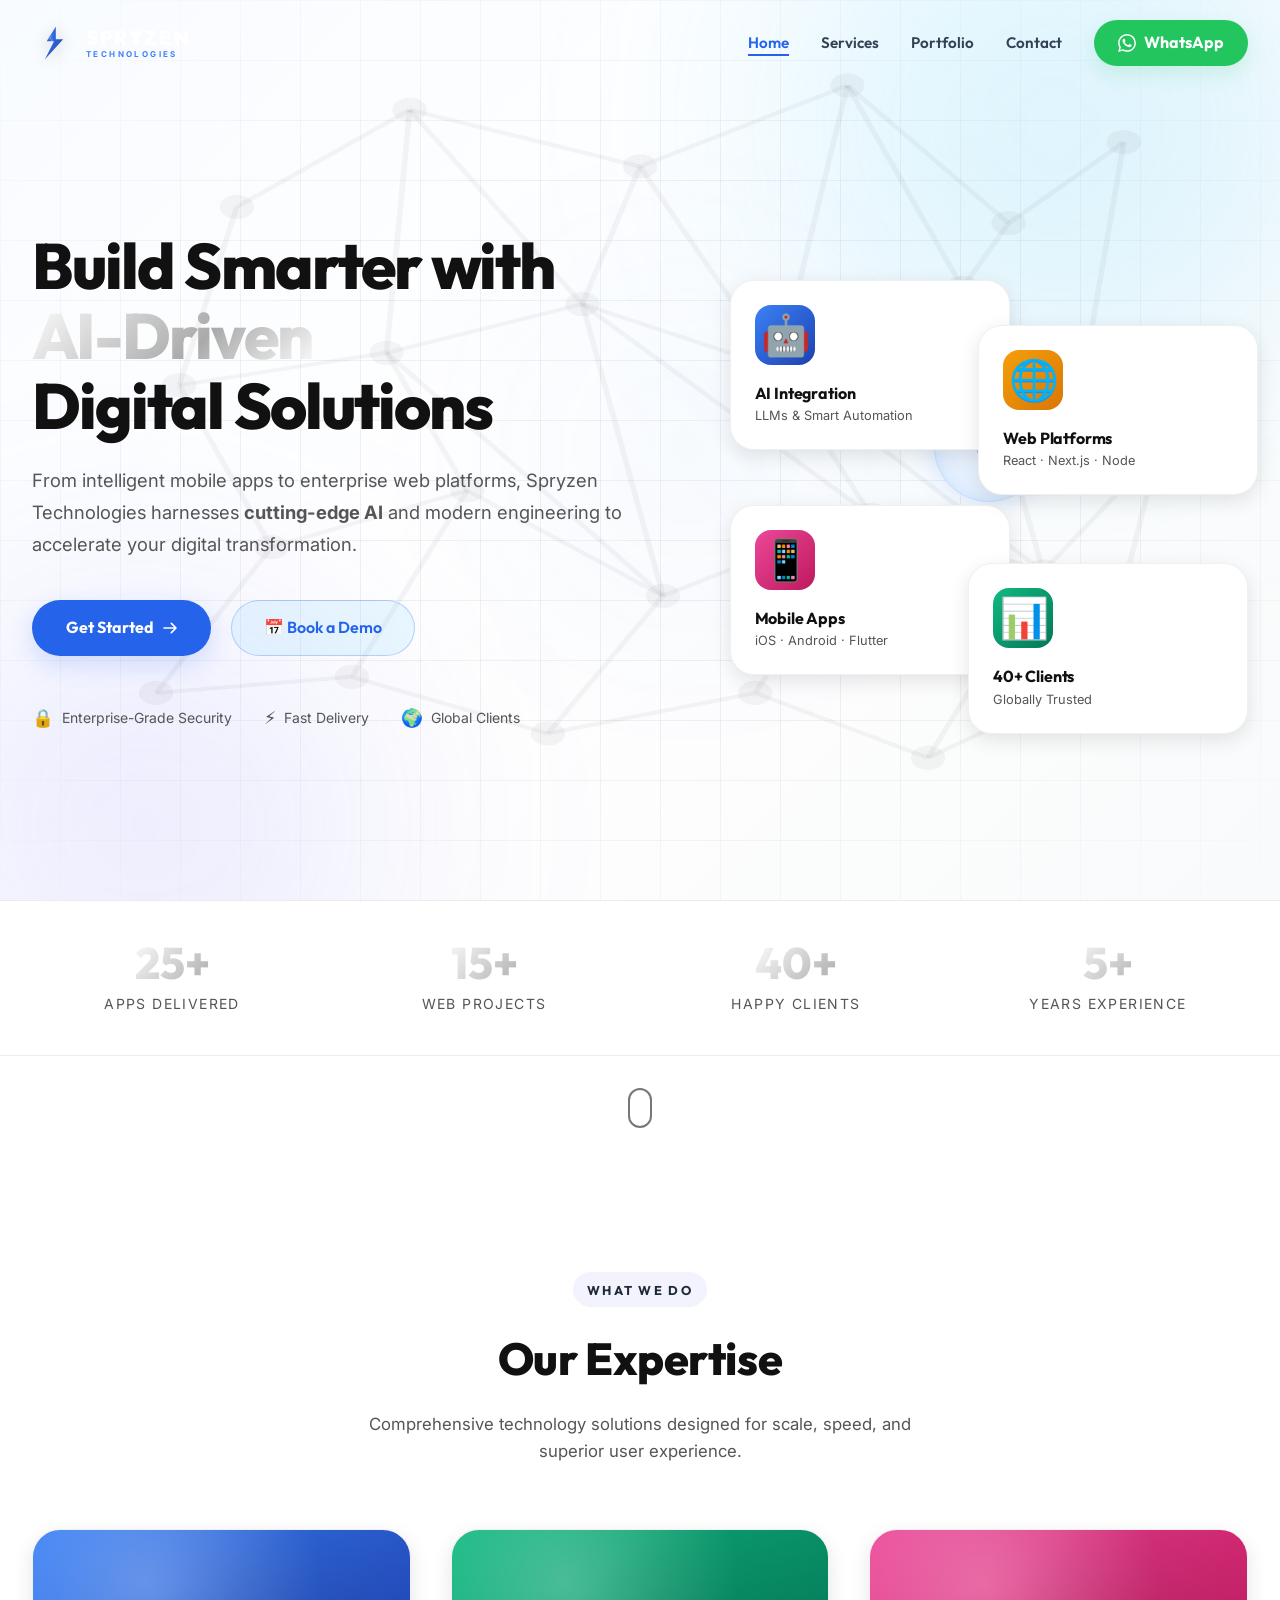
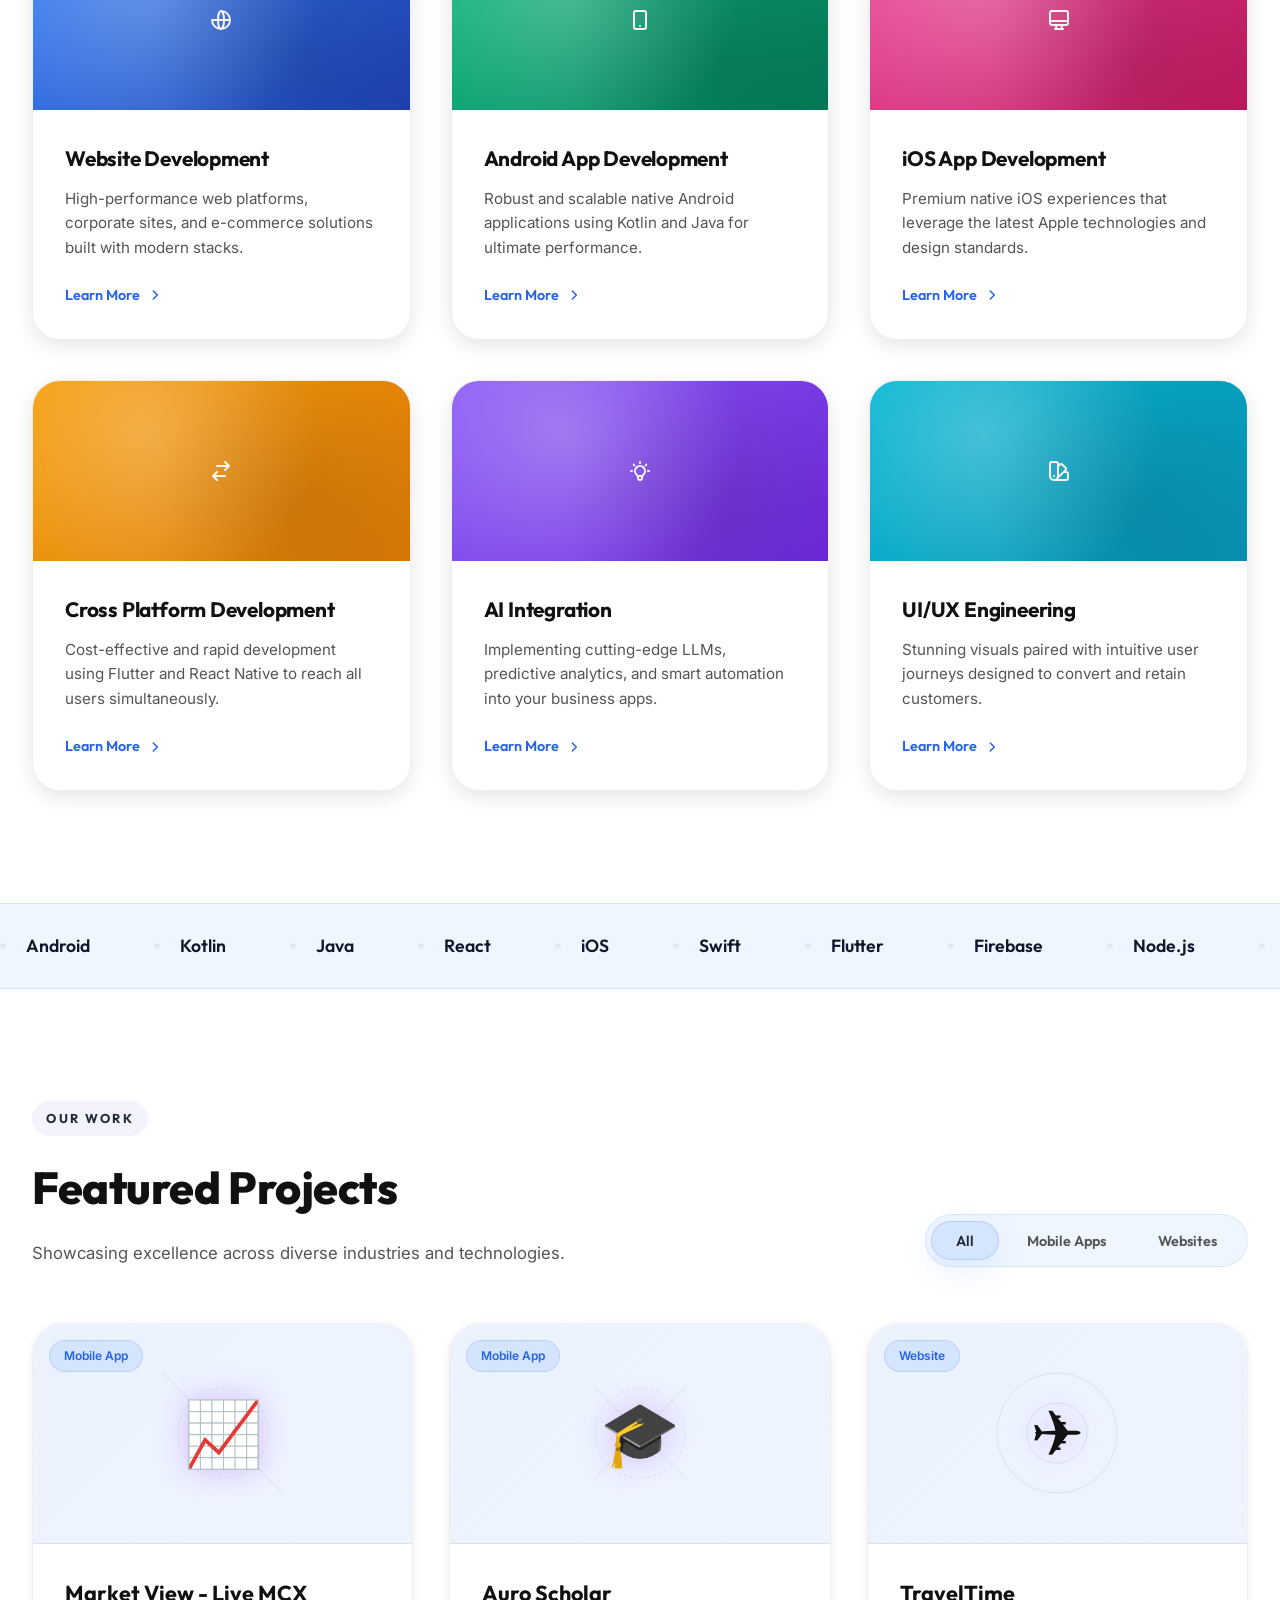
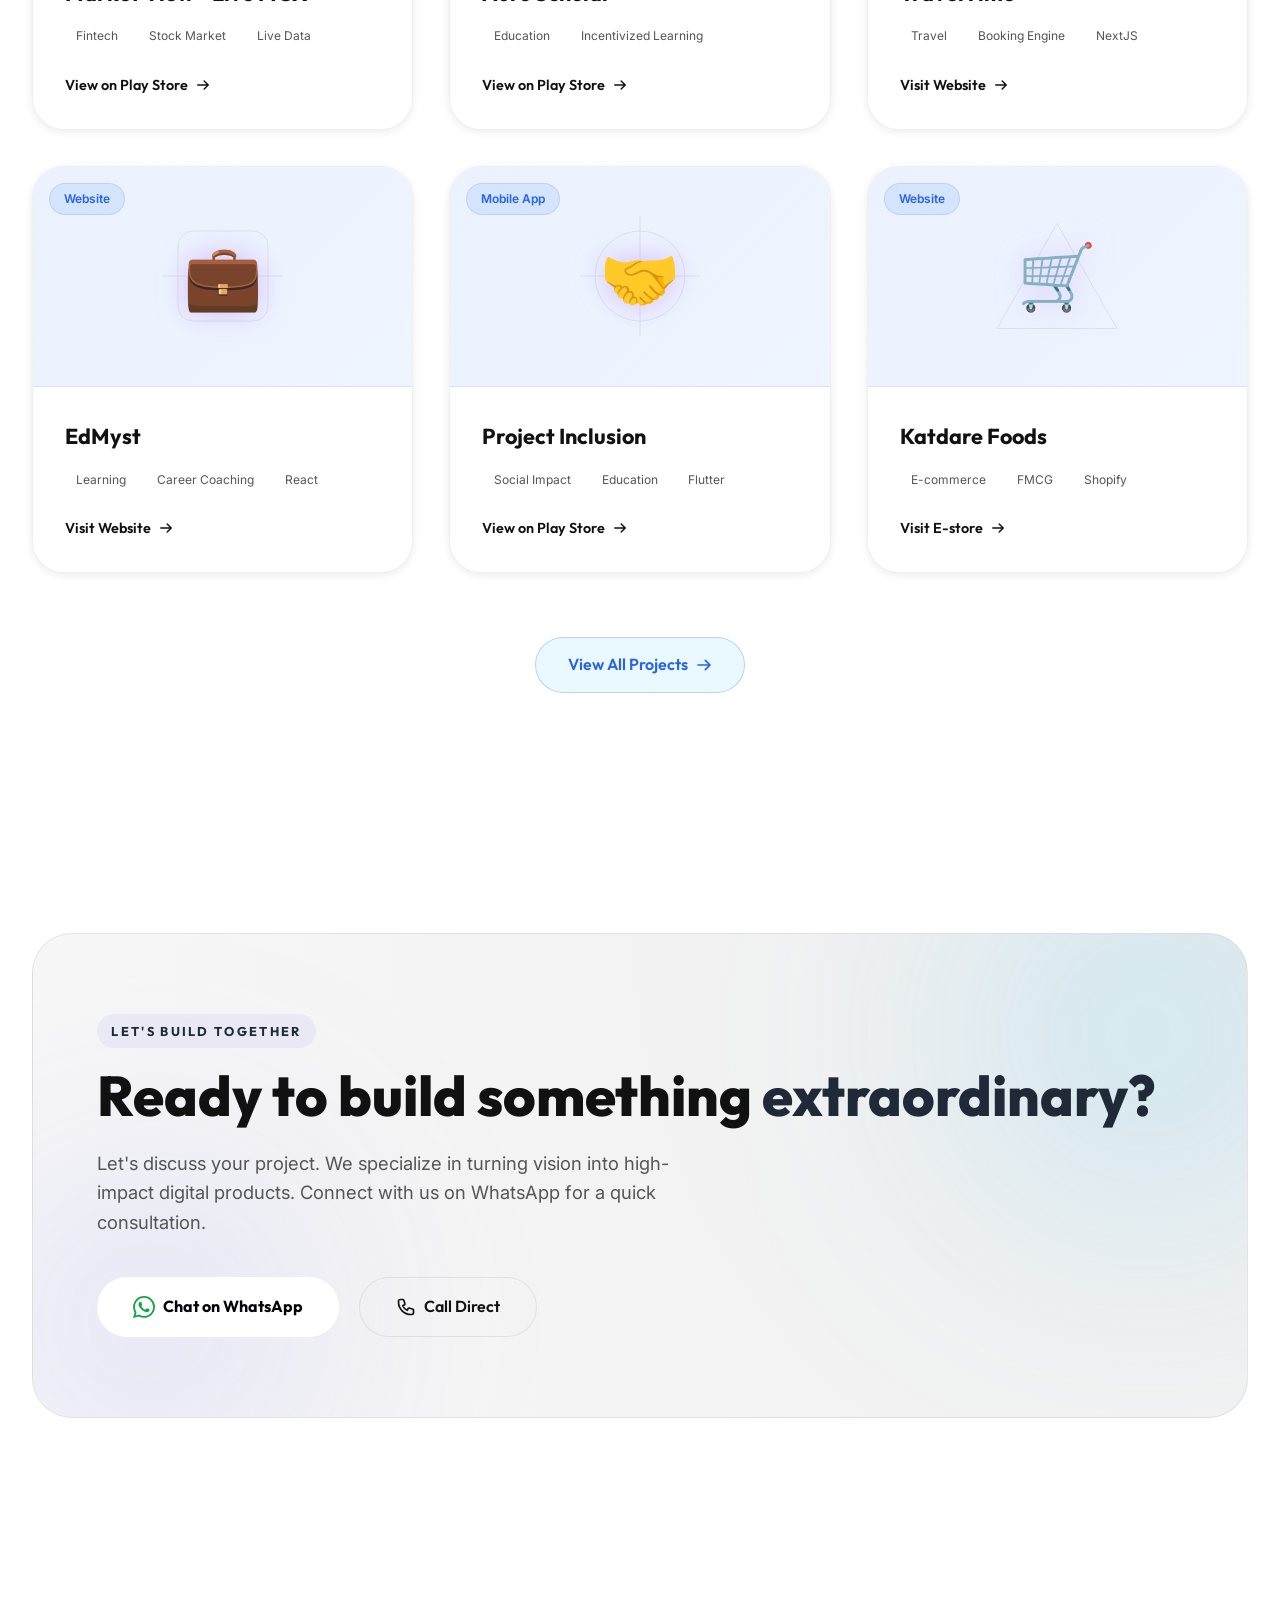
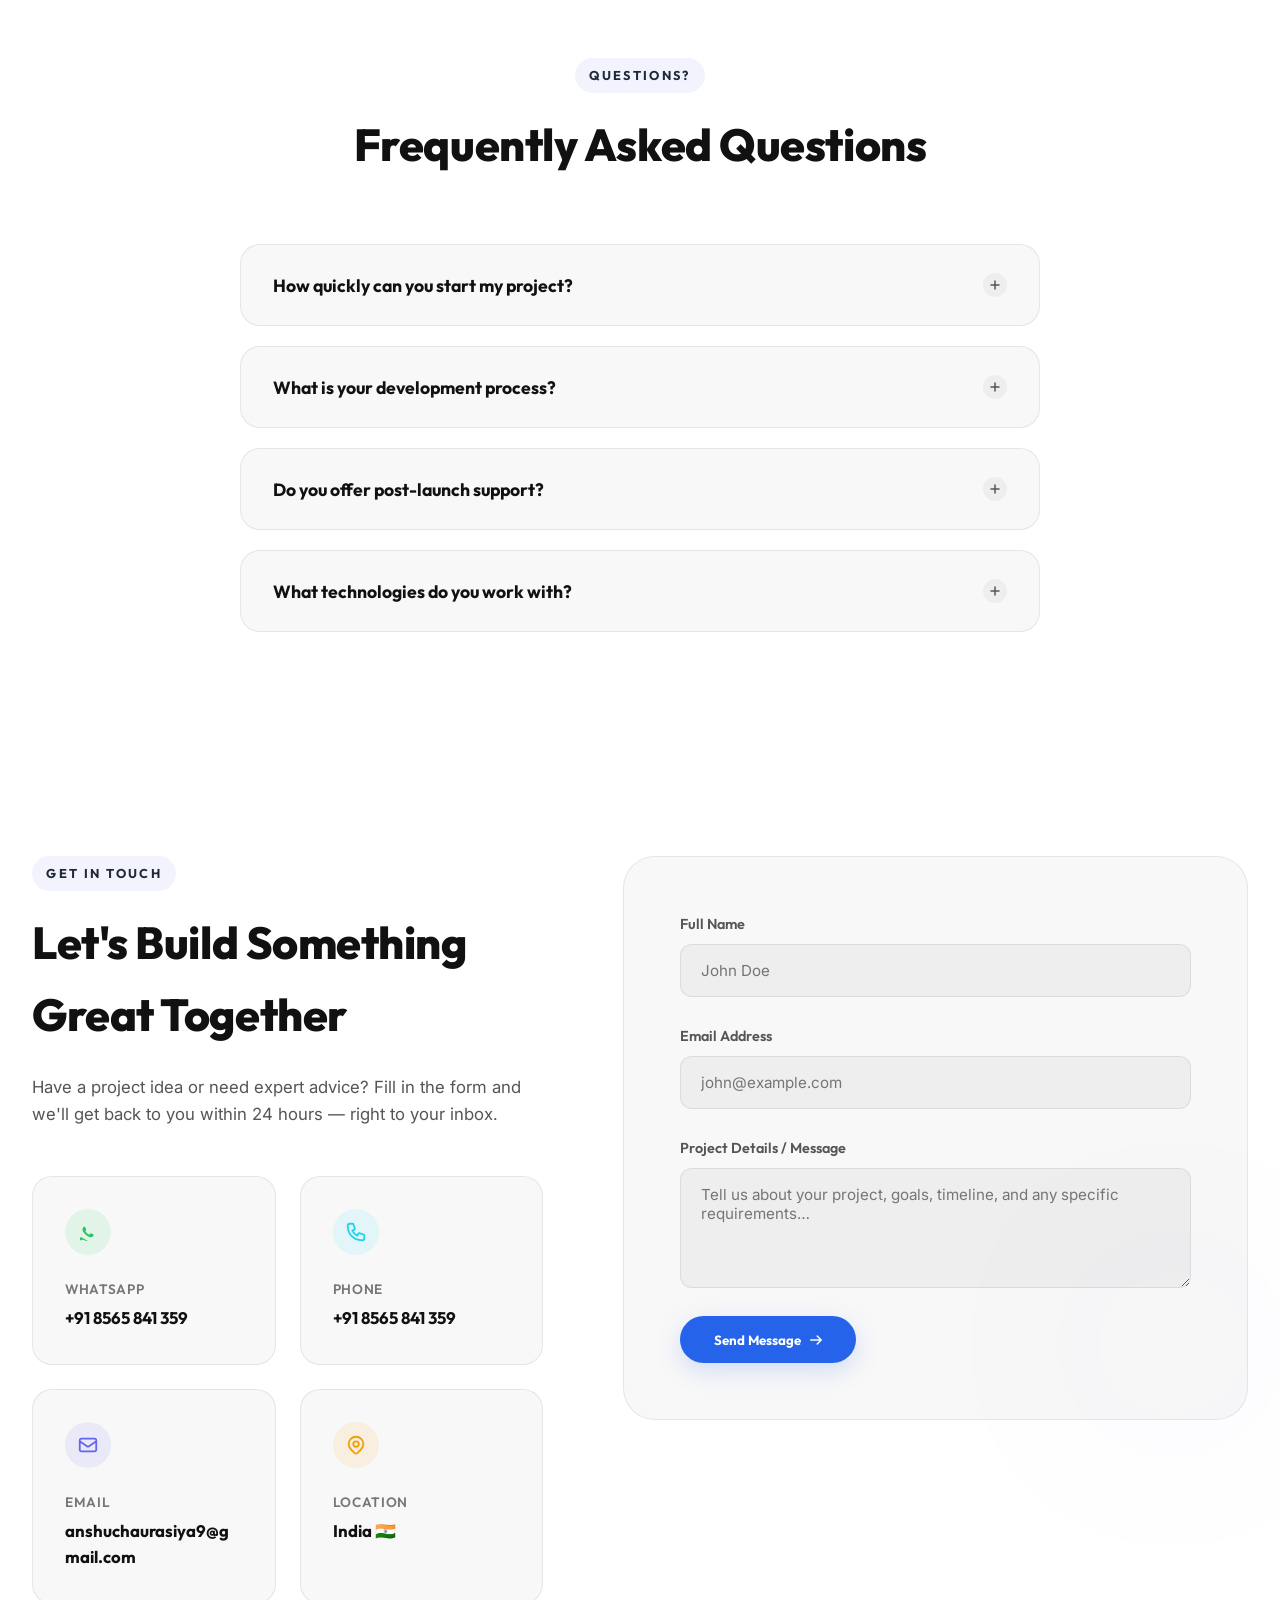
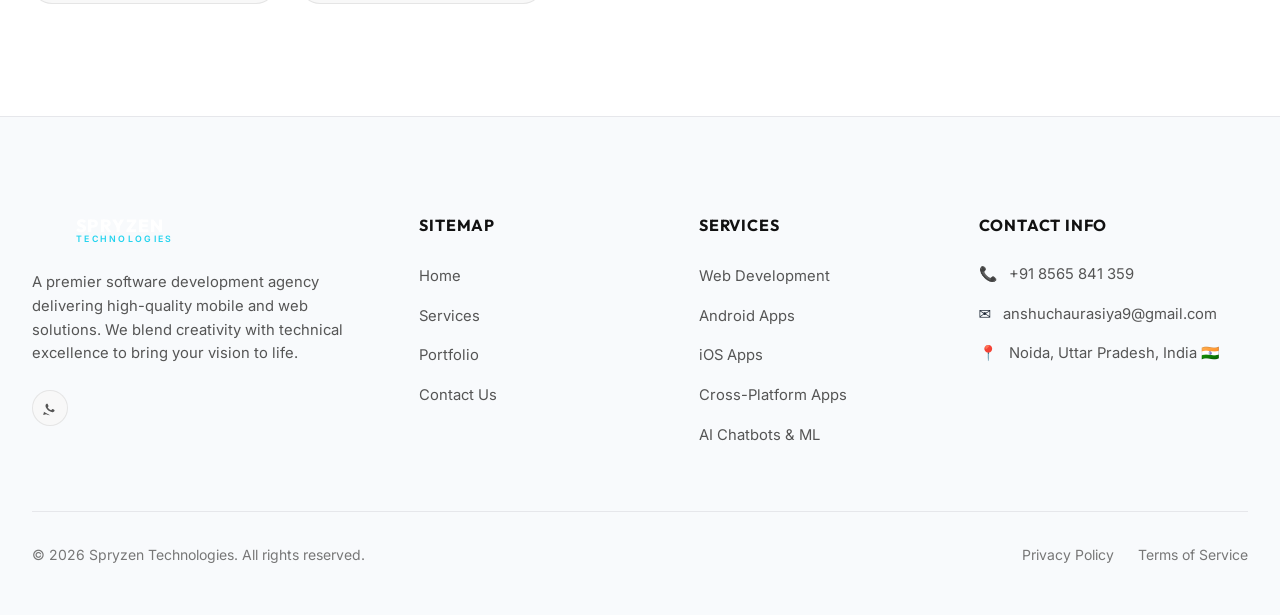
<file: index.html>
<!DOCTYPE html>
<html lang="en">
<head>
    <meta charset="UTF-8">
    <meta name="viewport" content="width=device-width, initial-scale=1.0">
    <meta name="description" content="Spryzen Technologies — Premier software development agency delivering high-performance mobile apps, web platforms, and AI-integrated solutions.">
    <title>Spryzen Technologies | Excellence in Development</title>
    <link rel="stylesheet" href="style.css">
    <script src="script.js" defer></script>
</head>
<body>

    <!-- Custom Cursor Glow -->
    <div class="cursor-glow" aria-hidden="true"></div>

    <!-- Navigation Bar -->
    <nav class="nav" aria-label="Main navigation">
        <div class="container nav-inner">
            <a href="index.html" class="logo-wrapper" aria-label="Spryzen Technologies home">
                <!-- Modern Lightning Bolt Logo -->
                <svg viewBox="0 0 120 120" width="44" height="44" style="filter: drop-shadow(0 2px 8px rgba(0,0,0,0.2));">
                    <defs>
                        <linearGradient id="boltGrad" x1="0%" y1="0%" x2="100%" y2="100%">
                            <stop offset="0%" stop-color="#3b82f6" />
                            <stop offset="100%" stop-color="#1e40af" />
                        </linearGradient>
                    </defs>
                    <!-- Lightning Bolt Shape -->
                    <path d="M 65 15 L 40 55 L 60 55 L 35 105 L 85 50 L 65 50 Z" fill="url(#boltGrad)" />
                    <!-- Highlight accent -->
                    <path d="M 55 35 L 45 50 L 58 50 L 48 75" fill="rgba(255,255,255,0.25)" />
                </svg>
                <div style="display: flex; flex-direction: column; gap: 2px; line-height: 1;">
                    <span style="font-family: 'Outfit', sans-serif; font-weight: 900; font-size: 1.25rem; letter-spacing: 0.08em; color: #ffffff;">SPRYZEN</span>
                    <span style="font-size: 0.5rem; letter-spacing: 0.3em; font-weight: 700; color: #3b82f6; text-transform: uppercase;">TECHNOLOGIES</span>
                </div>
            </a>

            <!-- Desktop Links -->
            <ul class="nav-links nav-links-desktop" role="list">
                <li><a href="#home" class="nav-link nav-link-active">Home</a></li>
                <li><a href="#services" class="nav-link">Services</a></li>
                <li><a href="#portfolio" class="nav-link">Portfolio</a></li>
                <li><a href="#contact" class="nav-link">Contact</a></li>
                <li>
                    <a id="nav-whatsapp-btn" href="https://wa.me/918565841359" target="_blank" rel="noopener noreferrer" class="btn-whatsapp">
                        <!-- WhatsApp SVGA Icon -->
                        <svg width="18" height="18" fill="currentColor" viewBox="0 0 24 24">
                            <path d="M17.472 14.382c-.297-.149-1.758-.867-2.03-.967-.273-.099-.471-.148-.67.15-.197.297-.767.966-.94 1.164-.173.199-.347.223-.644.075-.297-.15-1.255-.463-2.39-1.475-.883-.788-1.48-1.761-1.653-2.059-.173-.297-.018-.458.13-.606.134-.133.298-.347.446-.52.149-.174.198-.298.298-.497.099-.198.05-.371-.025-.52-.075-.149-.669-1.612-.916-2.207-.242-.579-.487-.5-.669-.51-.173-.008-.371-.01-.57-.01-.198 0-.52.074-.792.372-.272.297-1.04 1.016-1.04 2.479 0 1.462 1.065 2.875 1.213 3.074.149.198 2.096 3.2 5.077 4.487.709.306 1.262.489 1.694.625.712.227 1.36.195 1.871.118.571-.085 1.758-.719 2.006-1.413.248-.694.248-1.289.173-1.413-.074-.124-.272-.198-.57-.347m-5.421 7.403h-.004a9.87 9.87 0 01-5.031-1.378l-.361-.214-3.741.982.998-3.648-.235-.374a9.86 9.86 0 01-1.51-5.26c.001-5.45 4.436-9.884 9.888-9.884 2.64 0 5.122 1.03 6.988 2.898a9.825 9.825 0 012.893 6.994c-.003 5.45-4.437 9.884-9.885 9.884m8.413-18.297A11.815 11.815 0 0012.05 0C5.495 0 .16 5.335.157 11.892c0 2.096.547 4.142 1.588 5.945L.057 24l6.305-1.654a11.882 11.882 0 005.683 1.448h.005c6.554 0 11.89-5.335 11.893-11.893a11.821 11.821 0 00-3.48-8.413Z"/>
                        </svg>
                        <span>WhatsApp</span>
                    </a>
                </li>
            </ul>

            <!-- Mobile Hamburger Button -->
            <button class="hamburger" aria-label="Open menu" aria-expanded="false">
                <span class="ham-line"></span>
                <span class="ham-line"></span>
                <span class="ham-line"></span>
            </button>
        </div>
    </nav>

    <!-- Mobile Navigation Overlay -->
    <ul class="nav-links-mobile nav-links" role="list">
        <li><a href="#home" class="nav-link nav-link-active">Home</a></li>
        <li><a href="#services" class="nav-link">Services</a></li>
        <li><a href="#portfolio" class="nav-link">Portfolio</a></li>
        <li><a href="#contact" class="nav-link">Contact</a></li>
        <li>
            <a href="https://wa.me/918565841359" target="_blank" rel="noopener noreferrer" class="btn-whatsapp">
                <svg width="18" height="18" fill="currentColor" viewBox="0 0 24 24">
                    <path d="M17.472 14.382c-.297-.149-1.758-.867-2.03-.967-.273-.099-.471-.148-.67.15-.197.297-.767.966-.94 1.164-.173.199-.347.223-.644.075-.297-.15-1.255-.463-2.39-1.475-.883-.788-1.48-1.761-1.653-2.059-.173-.297-.018-.458.13-.606.134-.133.298-.347.446-.52.149-.174.198-.298.298-.497.099-.198.05-.371-.025-.52-.075-.149-.669-1.612-.916-2.207-.242-.579-.487-.5-.669-.51-.173-.008-.371-.01-.57-.01-.198 0-.52.074-.792.372-.272.297-1.04 1.016-1.04 2.479 0 1.462 1.065 2.875 1.213 3.074.149.198 2.096 3.2 5.077 4.487.709.306 1.262.489 1.694.625.712.227 1.36.195 1.871.118.571-.085 1.758-.719 2.006-1.413.248-.694.248-1.289.173-1.413-.074-.124-.272-.198-.57-.347m-5.421 7.403h-.004a9.87 9.87 0 01-5.031-1.378l-.361-.214-3.741.982.998-3.648-.235-.374a9.86"/>
                </svg>
                <span>WhatsApp</span>
            </a>
        </li>
    </ul>

    <!-- Hero Section -->
    <header id="home" class="hero">
        <!-- Grid Background -->
        <div class="hero-grid-bg" aria-hidden="true"></div>

        <!-- Glowing Ambient Orbs -->
        <div class="orb orb-cyan" style="width: 550px; height: 550px; top: -150px; right: -50px;" aria-hidden="true"></div>
        <div class="orb orb-indigo" style="width: 450px; height: 450px; bottom: -150px; left: -80px;" aria-hidden="true"></div>
        <div class="orb orb-blue" style="width: 350px; height: 350px; top: 30%; left: 40%; opacity: 0.45;" aria-hidden="true"></div>

        <!-- Neural network graphic -->
        <svg class="hero-neural-svg" viewBox="0 0 100 100" preserveAspectRatio="none" aria-hidden="true">
            <line x1="15" y1="20" x2="30" y2="8" />
            <line x1="30" y1="8" x2="50" y2="15" />
            <line x1="50" y1="15" x2="68" y2="5" />
            <line x1="68" y1="5" x2="82" y2="22" />
            <line x1="82" y1="22" x2="92" y2="12" />
            <line x1="15" y1="20" x2="10" y2="42" />
            <line x1="30" y1="8" x2="28" y2="38" />
            <line x1="50" y1="15" x2="45" y2="32" />
            <line x1="68" y1="5" x2="62" y2="40" />
            <line x1="82" y1="22" x2="78" y2="30" />
            <line x1="92" y1="12" x2="88" y2="45" />
            <line x1="10" y1="42" x2="28" y2="38" />
            <line x1="28" y1="38" x2="45" y2="32" />
            <line x1="45" y1="32" x2="62" y2="40" />
            <line x1="62" y1="40" x2="78" y2="30" />
            <line x1="78" y1="30" x2="88" y2="45" />
            <line x1="10" y1="42" x2="18" y2="62" />
            <line x1="28" y1="38" x2="35" y2="55" />
            <line x1="45" y1="32" x2="52" y2="68" />
            <line x1="62" y1="40" x2="70" y2="58" />
            <line x1="78" y1="30" x2="85" y2="65" />
            <line x1="88" y1="45" x2="95" y2="50" />
            <line x1="18" y1="62" x2="35" y2="55" />
            <line x1="35" y1="55" x2="52" y2="68" />
            <line x1="52" y1="68" x2="70" y2="58" />
            <line x1="70" y1="58" x2="85" y2="65" />
            <line x1="85" y1="65" x2="95" y2="50" />
            <line x1="18" y1="62" x2="8" y2="80" />
            <line x1="35" y1="55" x2="25" y2="78" />
            <line x1="52" y1="68" x2="42" y2="85" />
            <line x1="70" y1="58" x2="60" y2="80" />
            <line x1="85" y1="65" x2="75" y2="88" />
            <line x1="95" y1="50" x2="90" y2="78" />
            <line x1="8" y1="80" x2="25" y2="78" />
            <line x1="25" y1="78" x2="42" y2="85" />
            <line x1="42" y1="85" x2="60" y2="80" />
            <line x1="60" y1="80" x2="75" y2="88" />
            <line x1="75" y1="88" x2="90" y2="78" />
            <line x1="30" y1="8" x2="45" y2="32" />
            <line x1="50" y1="15" x2="62" y2="40" />
            <line x1="68" y1="5" x2="78" y2="30" />
            <line x1="28" y1="38" x2="52" y2="68" />
            <line x1="45" y1="32" x2="70" y2="58" />
            <line x1="62" y1="40" x2="85" y2="65" />

            <!-- Neural nodes -->
            <circle cx="15" cy="20" r="1.5" />
            <circle cx="30" cy="8" r="1.5" />
            <circle cx="50" cy="15" r="1.5" />
            <circle cx="68" cy="5" r="1.5" />
            <circle cx="82" cy="22" r="1.5" />
            <circle cx="92" cy="12" r="1.5" />
            <circle cx="10" cy="42" r="1.5" />
            <circle cx="28" cy="38" r="1.5" />
            <circle cx="45" cy="32" r="1.5" />
            <circle cx="62" cy="40" r="1.5" />
            <circle cx="78" cy="30" r="1.5" />
            <circle cx="88" cy="45" r="1.5" />
            <circle cx="18" cy="62" r="1.5" />
            <circle cx="35" cy="55" r="1.5" />
            <circle cx="52" cy="68" r="1.5" />
            <circle cx="70" cy="58" r="1.5" />
            <circle cx="85" cy="65" r="1.5" />
            <circle cx="95" cy="50" r="1.5" />
            <circle cx="8" cy="80" r="1.5" />
            <circle cx="25" cy="78" r="1.5" />
            <circle cx="42" cy="85" r="1.5" />
            <circle cx="60" cy="80" r="1.5" />
            <circle cx="75" cy="88" r="1.5" />
            <circle cx="90" cy="78" r="1.5" />
        </svg>

        <div class="container hero-container">
            <!-- Hero Left Side Content -->
            <div class="hero-left">
                <h1 id="hero-heading" class="hero-title font-display">
                    Build Smarter with <span class="hero-title-block"><span class="gradient-text">AI-Driven</span></span> Digital Solutions
                </h1>
                <p class="hero-subtitle">
                    From intelligent mobile apps to enterprise web platforms, Spryzen Technologies harnesses <strong>cutting-edge AI</strong> and modern engineering to accelerate your digital transformation.
                </p>
                <div class="hero-cta-group">
                    <a href="https://wa.me/918565841359" target="_blank" rel="noopener noreferrer" class="btn-primary" id="hero-getstarted-btn">
                        <span>Get Started</span>
                        <svg width="16" height="16" fill="none" viewBox="0 0 24 24" stroke="currentColor" stroke-width="2.5">
                            <path stroke-linecap="round" stroke-linejoin="round" d="M14 5l7 7m0 0l-7 7m7-7H3"/>
                        </svg>
                    </a>
                    <a href="#contact" class="btn-secondary" id="hero-demo-btn">
                        <span>📅 Book a Demo</span>
                    </a>
                </div>
                <!-- Trust Indicators -->
                <div class="hero-trust">
                    <div class="hero-trust-item">
                        <span>🔒</span>
                        <span>Enterprise-Grade Security</span>
                    </div>
                    <div class="hero-trust-item">
                        <span>⚡</span>
                        <span>Fast Delivery</span>
                    </div>
                    <div class="hero-trust-item">
                        <span>🌍</span>
                        <span>Global Clients</span>
                    </div>
                </div>
            </div>

            <!-- Hero Right Side Visuals -->
            <div class="hero-right" aria-hidden="true">
                <div class="hero-ai-orb">
                    <div class="hero-ai-orb-ring"></div>
                    <div class="hero-ai-orb-ring hero-ai-orb-ring-2"></div>
                    <div class="hero-ai-orb-core">
                        <svg width="56" height="56" fill="none" viewBox="0 0 24 24" stroke="url(#aiGrad)" stroke-width="1.2">
                            <defs>
                                <linearGradient id="aiGrad" x1="0" y1="0" x2="1" y2="1">
                                    <stop offset="0%" stop-color="#ffffff" />
                                    <stop offset="100%" stop-color="#888888" />
                                </linearGradient>
                            </defs>
                            <path stroke-linecap="round" stroke-linejoin="round" d="M9.663 17h4.673M12 3v1m6.364 1.636l-.707.707M21 12h-1M4 12H3m3.343-5.657l-.707-.707m2.828 9.9a5 5 0 117.072 0l-.548.547A3.374 3.374 0 0014 18.469V19a2 2 0 11-4 0v-.531c0-.895-.356-1.754-.988-2.386l-.548-.547z"/>
                        </svg>
                    </div>
                </div>

                <!-- Floating Cards -->
                <div class="hero-float-cards">
                    <div class="hfc hfc-1">
                        <span class="hfc-icon">🤖</span>
                        <div>
                            <div class="hfc-title">AI Integration</div>
                            <div class="hfc-sub">LLMs & Smart Automation</div>
                        </div>
                    </div>
                    <div class="hfc hfc-2">
                        <span class="hfc-icon">📱</span>
                        <div>
                            <div class="hfc-title">Mobile Apps</div>
                            <div class="hfc-sub">iOS · Android · Flutter</div>
                        </div>
                    </div>
                    <div class="hfc hfc-3">
                        <span class="hfc-icon">🌐</span>
                        <div>
                            <div class="hfc-title">Web Platforms</div>
                            <div class="hfc-sub">React · Next.js · Node</div>
                        </div>
                    </div>
                    <div class="hfc hfc-4">
                        <span class="hfc-icon">📊</span>
                        <div>
                            <div class="hfc-title">40+ Clients</div>
                            <div class="hfc-sub">Globally Trusted</div>
                        </div>
                    </div>
                </div>
            </div>
        </div>
    </header>

    <!-- Stats Bar Section -->
    <div class="hero-stats-bar">
        <div class="container">
            <div class="stats-row reveal">
                <div class="stat-item">
                    <div class="stat-number">25+</div>
                    <div class="stat-label">Apps Delivered</div>
                </div>
                <div class="stat-item">
                    <div class="stat-number">15+</div>
                    <div class="stat-label">Web Projects</div>
                </div>
                <div class="stat-item">
                    <div class="stat-number">40+</div>
                    <div class="stat-label">Happy Clients</div>
                </div>
                <div class="stat-item">
                    <div class="stat-number">5+</div>
                    <div class="stat-label">Years Experience</div>
                </div>
            </div>
        </div>
    </div>

    <!-- Mouse Scroll Indicator Cue -->
    <div class="scroll-cue reveal" aria-hidden="true">
        <div class="scroll-cue-mouse">
            <div class="scroll-cue-wheel"></div>
        </div>
    </div>

    <!-- Services Overview Section -->
    <section id="services" class="section section-white">
        <div class="container">
            <div class="reveal" style="text-align: center; margin-bottom: 4rem;">
                <span class="section-tag">What We Do</span>
                <h2 class="section-title font-display">Our Expertise</h2>
                <p class="section-subtitle" style="margin: 0 auto;">
                    Comprehensive technology solutions designed for scale, speed, and superior user experience.
                </p>
            </div>

            <div class="services-grid reveal">
                <!-- Website Development -->
                <div class="svc-card">
                    <div class="svc-icon-wrapper">
                        <!-- Web Icon -->
                        <svg width="24" height="24" fill="none" viewBox="0 0 24 24" stroke="currentColor" stroke-width="2">
                            <path stroke-linecap="round" stroke-linejoin="round" d="M21 12a9 9 0 01-9 9m9-9a9 9 0 00-9-9m9 9H3m9 9a9 9 0 01-9-9m9 9c1.657 0 3-4.03 3-9s-1.343-9-3-9m0 18c-1.657 0-3-4.03-3-9s1.343-9 3-9m-9 9h18"/>
                        </svg>
                    </div>
                    <h3 class="svc-title">Website Development</h3>
                    <p class="svc-desc">High-performance web platforms, corporate sites, and e-commerce solutions built with modern stacks.</p>
                    <a href="services.html#web" class="svc-link">
                        <span>Learn More</span>
                        <svg width="14" height="14" fill="none" viewBox="0 0 24 24" stroke="currentColor" stroke-width="2.5">
                            <path stroke-linecap="round" stroke-linejoin="round" d="M9 5l7 7-7 7"/>
                        </svg>
                    </a>
                </div>

                <!-- Android Development -->
                <div class="svc-card">
                    <div class="svc-icon-wrapper">
                        <!-- Android SVG -->
                        <svg width="24" height="24" fill="none" viewBox="0 0 24 24" stroke="currentColor" stroke-width="2">
                            <path stroke-linecap="round" stroke-linejoin="round" d="M12 18h.01M8 21h8a2 2 0 002-2V5a2 2 0 00-2-2H8a2 2 0 00-2 2v14a2 2 0 002 2z"/>
                        </svg>
                    </div>
                    <h3 class="svc-title">Android App Development</h3>
                    <p class="svc-desc">Robust and scalable native Android applications using Kotlin and Java for ultimate performance.</p>
                    <a href="services.html#android" class="svc-link">
                        <span>Learn More</span>
                        <svg width="14" height="14" fill="none" viewBox="0 0 24 24" stroke="currentColor" stroke-width="2.5">
                            <path stroke-linecap="round" stroke-linejoin="round" d="M9 5l7 7-7 7"/>
                        </svg>
                    </a>
                </div>

                <!-- iOS App Development -->
                <div class="svc-card">
                    <div class="svc-icon-wrapper">
                        <!-- iOS SVG -->
                        <svg width="24" height="24" fill="none" viewBox="0 0 24 24" stroke="currentColor" stroke-width="2">
                            <path stroke-linecap="round" stroke-linejoin="round" d="M9.75 17L9 20l-1 1h8l-1-1-.75-3M3 13h18M5 17h14a2 2 0 002-2V5a2 2 0 00-2-2H5a2 2 0 00-2 2v10a2 2 0 002 2z"/>
                        </svg>
                    </div>
                    <h3 class="svc-title">iOS App Development</h3>
                    <p class="svc-desc">Premium native iOS experiences that leverage the latest Apple technologies and design standards.</p>
                    <a href="services.html#ios" class="svc-link">
                        <span>Learn More</span>
                        <svg width="14" height="14" fill="none" viewBox="0 0 24 24" stroke="currentColor" stroke-width="2.5">
                            <path stroke-linecap="round" stroke-linejoin="round" d="M9 5l7 7-7 7"/>
                        </svg>
                    </a>
                </div>

                <!-- Cross Platform Development -->
                <div class="svc-card">
                    <div class="svc-icon-wrapper">
                        <!-- Cross Platform Icon -->
                        <svg width="24" height="24" fill="none" viewBox="0 0 24 24" stroke="currentColor" stroke-width="2">
                            <path stroke-linecap="round" stroke-linejoin="round" d="M8 7h12m0 0l-4-4m4 4l-4 4m0 6H4m0 0l4 4m-4-4l4-4"/>
                        </svg>
                    </div>
                    <h3 class="svc-title">Cross Platform Development</h3>
                    <p class="svc-desc">Cost-effective and rapid development using Flutter and React Native to reach all users simultaneously.</p>
                    <a href="services.html#cross" class="svc-link">
                        <span>Learn More</span>
                        <svg width="14" height="14" fill="none" viewBox="0 0 24 24" stroke="currentColor" stroke-width="2.5">
                            <path stroke-linecap="round" stroke-linejoin="round" d="M9 5l7 7-7 7"/>
                        </svg>
                    </a>
                </div>

                <!-- AI Integration -->
                <div class="svc-card">
                    <div class="svc-icon-wrapper">
                        <!-- AI Icon -->
                        <svg width="24" height="24" fill="none" viewBox="0 0 24 24" stroke="currentColor" stroke-width="2">
                            <path stroke-linecap="round" stroke-linejoin="round" d="M9.663 17h4.673M12 3v1m6.364 1.636l-.707.707M21 12h-1M4 12H3m3.343-5.657l-.707-.707m2.828 9.9a5 5 0 117.072 0l-.548.547A3.374 3.374 0 0014 18.469V19a2 2 0 11-4 0v-.531c0-.895-.356-1.754-.988-2.386l-.548-.547z"/>
                        </svg>
                    </div>
                    <h3 class="svc-title">AI Integration</h3>
                    <p class="svc-desc">Implementing cutting-edge LLMs, predictive analytics, and smart automation into your business apps.</p>
                    <a href="services.html#ai" class="svc-link">
                        <span>Learn More</span>
                        <svg width="14" height="14" fill="none" viewBox="0 0 24 24" stroke="currentColor" stroke-width="2.5">
                            <path stroke-linecap="round" stroke-linejoin="round" d="M9 5l7 7-7 7"/>
                        </svg>
                    </a>
                </div>

                <!-- UI/UX Engineering -->
                <div class="svc-card">
                    <div class="svc-icon-wrapper">
                        <!-- UI/UX Icon -->
                        <svg width="24" height="24" fill="none" viewBox="0 0 24 24" stroke="currentColor" stroke-width="2">
                            <path stroke-linecap="round" stroke-linejoin="round" d="M7 21a4 4 0 01-4-4V5a2 2 0 012-2h4a2 2 0 012 2v12a4 4 0 01-4 4zm0 0h12a2 2 0 002-2v-4a2 2 0 00-2-2h-2.343M11 7.343l1.657-1.657a2 2 0 012.828 0l2.829 2.829a2 2 0 010 2.828l-8.486 8.485M7 17h.01"/>
                        </svg>
                    </div>
                    <h3 class="svc-title">UI/UX Engineering</h3>
                    <p class="svc-desc">Stunning visuals paired with intuitive user journeys designed to convert and retain customers.</p>
                    <a href="services.html#uiux" class="svc-link">
                        <span>Learn More</span>
                        <svg width="14" height="14" fill="none" viewBox="0 0 24 24" stroke="currentColor" stroke-width="2.5">
                            <path stroke-linecap="round" stroke-linejoin="round" d="M9 5l7 7-7 7"/>
                        </svg>
                    </a>
                </div>
            </div>
        </div>
    </section>

    <!-- Moving Tech Stack Marquee Section -->
    <section class="marquee-section" aria-label="Our Technology Stack">
        <div class="marquee-track">
            <span class="marquee-item"><span class="marquee-dot"></span>Android</span>
            <span class="marquee-item"><span class="marquee-dot"></span>Kotlin</span>
            <span class="marquee-item"><span class="marquee-dot"></span>Java</span>
            <span class="marquee-item"><span class="marquee-dot"></span>React</span>
            <span class="marquee-item"><span class="marquee-dot"></span>iOS</span>
            <span class="marquee-item"><span class="marquee-dot"></span>Swift</span>
            <span class="marquee-item"><span class="marquee-dot"></span>Flutter</span>
            <span class="marquee-item"><span class="marquee-dot"></span>Firebase</span>
            <span class="marquee-item"><span class="marquee-dot"></span>Node.js</span>
            <span class="marquee-item"><span class="marquee-dot"></span>PostgreSQL</span>
            <span class="marquee-item"><span class="marquee-dot"></span>AWS</span>
            <span class="marquee-item"><span class="marquee-dot"></span>AI / LLM</span>
            <span class="marquee-item"><span class="marquee-dot"></span>Next.js</span>
            <span class="marquee-item"><span class="marquee-dot"></span>TypeScript</span>
            <!-- Duplicate for infinite scroll loop -->
            <span class="marquee-item"><span class="marquee-dot"></span>Android</span>
            <span class="marquee-item"><span class="marquee-dot"></span>Kotlin</span>
            <span class="marquee-item"><span class="marquee-dot"></span>Java</span>
            <span class="marquee-item"><span class="marquee-dot"></span>React</span>
            <span class="marquee-item"><span class="marquee-dot"></span>iOS</span>
            <span class="marquee-item"><span class="marquee-dot"></span>Swift</span>
            <span class="marquee-item"><span class="marquee-dot"></span>Flutter</span>
            <span class="marquee-item"><span class="marquee-dot"></span>Firebase</span>
            <span class="marquee-item"><span class="marquee-dot"></span>Node.js</span>
            <span class="marquee-item"><span class="marquee-dot"></span>PostgreSQL</span>
            <span class="marquee-item"><span class="marquee-dot"></span>AWS</span>
            <span class="marquee-item"><span class="marquee-dot"></span>AI / LLM</span>
            <span class="marquee-item"><span class="marquee-dot"></span>Next.js</span>
            <span class="marquee-item"><span class="marquee-dot"></span>TypeScript</span>
        </div>
    </section>

    <!-- Portfolio Section -->
    <section id="portfolio" class="section">
        <div class="container">
            <div class="portfolio-header-row reveal">
                <div>
                    <span class="section-tag">Our Work</span>
                    <h2 class="section-title font-display">Featured Projects</h2>
                    <p class="section-subtitle" style="margin-bottom: 0;">
                        Showcasing excellence across diverse industries and technologies.
                    </p>
                </div>
                <!-- Categories filter -->
                <div class="portfolio-filters" role="group" aria-label="Filter projects by category">
                    <button class="filter-btn active" aria-pressed="true">All</button>
                    <button class="filter-btn" aria-pressed="false" data-filter="Mobile Apps">Mobile Apps</button>
                    <button class="filter-btn" aria-pressed="false" data-filter="Websites">Websites</button>
                </div>
            </div>

            <!-- Projects Grid -->
            <div class="portfolio-grid reveal">
                <!-- Market View -->
                <div class="project-card" data-category="Mobile Apps">
                    <div class="project-img-wrapper">
                        <!-- Abstract neural lines background inside image wrapper -->
                        <svg class="project-card-bg-pattern" viewBox="0 0 100 100" fill="none" stroke="currentColor" stroke-width="0.5">
                            <circle cx="50" cy="50" r="30" stroke-dasharray="2" />
                            <line x1="10" y1="10" x2="90" y2="90" />
                        </svg>
                        <div class="project-device-icon">📈</div>
                        <span class="project-category-label">Mobile App</span>
                    </div>
                    <div class="project-card-body">
                        <h3 class="project-title">Market View - Live MCX</h3>
                        <div class="project-tags">
                            <span class="project-tag">Fintech</span>
                            <span class="project-tag">Stock Market</span>
                            <span class="project-tag">Live Data</span>
                        </div>
                        <a href="https://play.google.com/store/search?q=market%20view&c=apps&hl=en_IN" target="_blank" rel="noopener noreferrer" class="project-link-btn">
                            <span>View on Play Store</span>
                            <svg width="14" height="14" fill="none" viewBox="0 0 24 24" stroke="currentColor" stroke-width="2.5">
                                <path stroke-linecap="round" stroke-linejoin="round" d="M14 5l7 7m0 0l-7 7m7-7H3"/>
                            </svg>
                        </a>
                    </div>
                </div>

                <!-- Auro Scholar -->
                <div class="project-card" data-category="Mobile Apps">
                    <div class="project-img-wrapper">
                        <svg class="project-card-bg-pattern" viewBox="0 0 100 100" fill="none" stroke="currentColor" stroke-width="0.5">
                            <circle cx="50" cy="50" r="30" stroke-dasharray="2" />
                            <path d="M20 20 L80 80 M80 20 L20 80" />
                        </svg>
                        <div class="project-device-icon">🎓</div>
                        <span class="project-category-label">Mobile App</span>
                    </div>
                    <div class="project-card-body">
                        <h3 class="project-title">Auro Scholar</h3>
                        <div class="project-tags">
                            <span class="project-tag">Education</span>
                            <span class="project-tag">Incentivized Learning</span>
                        </div>
                        <a href="https://play.google.com/store/apps/details?id=com.auro.application" target="_blank" rel="noopener noreferrer" class="project-link-btn">
                            <span>View on Play Store</span>
                            <svg width="14" height="14" fill="none" viewBox="0 0 24 24" stroke="currentColor" stroke-width="2.5">
                                <path stroke-linecap="round" stroke-linejoin="round" d="M14 5l7 7m0 0l-7 7m7-7H3"/>
                            </svg>
                        </a>
                    </div>
                </div>

                <!-- TravelTime -->
                <div class="project-card" data-category="Websites">
                    <div class="project-img-wrapper">
                        <svg class="project-card-bg-pattern" viewBox="0 0 100 100" fill="none" stroke="currentColor" stroke-width="0.5">
                            <circle cx="50" cy="50" r="40" />
                            <circle cx="50" cy="50" r="20" />
                        </svg>
                        <div class="project-device-icon">✈️</div>
                        <span class="project-category-label">Website</span>
                    </div>
                    <div class="project-card-body">
                        <h3 class="project-title">TravelTime</h3>
                        <div class="project-tags">
                            <span class="project-tag">Travel</span>
                            <span class="project-tag">Booking Engine</span>
                            <span class="project-tag">NextJS</span>
                        </div>
                        <a href="https://www.traveltime.co.in/home" target="_blank" rel="noopener noreferrer" class="project-link-btn">
                            <span>Visit Website</span>
                            <svg width="14" height="14" fill="none" viewBox="0 0 24 24" stroke="currentColor" stroke-width="2.5">
                                <path stroke-linecap="round" stroke-linejoin="round" d="M14 5l7 7m0 0l-7 7m7-7H3"/>
                            </svg>
                        </a>
                    </div>
                </div>

                <!-- EdMyst -->
                <div class="project-card" data-category="Websites">
                    <div class="project-img-wrapper">
                        <svg class="project-card-bg-pattern" viewBox="0 0 100 100" fill="none" stroke="currentColor" stroke-width="0.5">
                            <rect x="20" y="20" width="60" height="60" rx="10" />
                            <line x1="10" y1="50" x2="90" y2="50" />
                        </svg>
                        <div class="project-device-icon">💼</div>
                        <span class="project-category-label">Website</span>
                    </div>
                    <div class="project-card-body">
                        <h3 class="project-title">EdMyst</h3>
                        <div class="project-tags">
                            <span class="project-tag">Learning</span>
                            <span class="project-tag">Career Coaching</span>
                            <span class="project-tag">React</span>
                        </div>
                        <a href="https://edmyst.com/" target="_blank" rel="noopener noreferrer" class="project-link-btn">
                            <span>Visit Website</span>
                            <svg width="14" height="14" fill="none" viewBox="0 0 24 24" stroke="currentColor" stroke-width="2.5">
                                <path stroke-linecap="round" stroke-linejoin="round" d="M14 5l7 7m0 0l-7 7m7-7H3"/>
                            </svg>
                        </a>
                    </div>
                </div>

                <!-- Project Inclusion -->
                <div class="project-card" data-category="Mobile Apps">
                    <div class="project-img-wrapper">
                        <svg class="project-card-bg-pattern" viewBox="0 0 100 100" fill="none" stroke="currentColor" stroke-width="0.5">
                            <circle cx="50" cy="50" r="30" />
                            <path d="M50 10 L50 90 M10 50 L90 50" />
                        </svg>
                        <div class="project-device-icon">🤝</div>
                        <span class="project-category-label">Mobile App</span>
                    </div>
                    <div class="project-card-body">
                        <h3 class="project-title">Project Inclusion</h3>
                        <div class="project-tags">
                            <span class="project-tag">Social Impact</span>
                            <span class="project-tag">Education</span>
                            <span class="project-tag">Flutter</span>
                        </div>
                        <a href="https://play.google.com/store/apps/details?id=com.pi.ProjectInclusion" target="_blank" rel="noopener noreferrer" class="project-link-btn">
                            <span>View on Play Store</span>
                            <svg width="14" height="14" fill="none" viewBox="0 0 24 24" stroke="currentColor" stroke-width="2.5">
                                <path stroke-linecap="round" stroke-linejoin="round" d="M14 5l7 7m0 0l-7 7m7-7H3"/>
                            </svg>
                        </a>
                    </div>
                </div>

                <!-- Katdare Foods -->
                <div class="project-card" data-category="Websites">
                    <div class="project-img-wrapper">
                        <svg class="project-card-bg-pattern" viewBox="0 0 100 100" fill="none" stroke="currentColor" stroke-width="0.5">
                            <polygon points="50,15 90,85 10,85" />
                        </svg>
                        <div class="project-device-icon">🛒</div>
                        <span class="project-category-label">Website</span>
                    </div>
                    <div class="project-card-body">
                        <h3 class="project-title">Katdare Foods</h3>
                        <div class="project-tags">
                            <span class="project-tag">E-commerce</span>
                            <span class="project-tag">FMCG</span>
                            <span class="project-tag">Shopify</span>
                        </div>
                        <a href="https://www.katdarefoods.in/" target="_blank" rel="noopener noreferrer" class="project-link-btn">
                            <span>Visit E-store</span>
                            <svg width="14" height="14" fill="none" viewBox="0 0 24 24" stroke="currentColor" stroke-width="2.5">
                                <path stroke-linecap="round" stroke-linejoin="round" d="M14 5l7 7m0 0l-7 7m7-7H3"/>
                            </svg>
                        </a>
                    </div>
                </div>
            </div>

            <!-- View all projects CTA -->
            <div class="reveal" style="text-align: center; margin-top: 4rem;">
                <a href="portfolio.html" class="btn-secondary">
                    <span>View All Projects</span>
                    <svg width="16" height="16" fill="none" viewBox="0 0 24 24" stroke="currentColor" stroke-width="2.5">
                        <path stroke-linecap="round" stroke-linejoin="round" d="M14 5l7 7m0 0l-7 7m7-7H3"/>
                    </svg>
                </a>
            </div>
        </div>
    </section>

    <!-- Call to Action Banner -->
    <section class="cta-section">
        <div class="container">
            <div class="cta-card reveal">
                <div class="orb orb-cyan" style="width: 400px; height: 400px; top: -100px; right: -100px;" aria-hidden="true"></div>
                <div class="orb orb-indigo" style="width: 350px; height: 350px; bottom: -80px; left: -60px;" aria-hidden="true"></div>
                
                <div style="position: relative; z-index: 1;">
                    <span class="section-tag">Let's Build Together</span>
                    <h2 class="cta-title font-display">Ready to build something <span class="text-cyan">extraordinary?</span></h2>
                    <p class="cta-subtitle">
                        Let's discuss your project. We specialize in turning vision into high-impact digital products. Connect with us on WhatsApp for a quick consultation.
                    </p>
                    <div class="cta-btns">
                        <a href="https://wa.me/918565841359" target="_blank" rel="noopener noreferrer" class="btn-cta-primary">
                            <!-- WhatsApp Green Icon -->
                            <svg width="22" height="22" fill="#16a34a" viewBox="0 0 24 24">
                                <path d="M17.472 14.382c-.297-.149-1.758-.867-2.03-.967-.273-.099-.471-.148-.67.15-.197.297-.767.966-.94 1.164-.173.199-.347.223-.644.075-.297-.15-1.255-.463-2.39-1.475-.883-.788-1.48-1.761-1.653-2.059-.173-.297-.018-.458.13-.606.134-.133.298-.347.446-.52.149-.174.198-.298.298-.497.099-.198.05-.371-.025-.52-.075-.149-.669-1.612-.916-2.207-.242-.579-.487-.5-.669-.51-.173-.008-.371-.01-.57-.01-.198 0-.52.074-.792.372-.272.297-1.04 1.016-1.04 2.479 0 1.462 1.065 2.875 1.213 3.074.149.198 2.096 3.2 5.077 4.487.709.306 1.262.489 1.694.625.712.227 1.36.195 1.871.118.571-.085 1.758-.719 2.006-1.413.248-.694.248-1.289.173-1.413-.074-.124-.272-.198-.57-.347m-5.421 7.403h-.004a9.87 9.87 0 01-5.031-1.378l-.361-.214-3.741.982.998-3.648-.235-.374a9.86 9.86 0 01-1.51-5.26c.001-5.45 4.436-9.884 9.888-9.884 2.64 0 5.122 1.03 6.988 2.898a9.825 9.825 0 012.893 6.994c-.003 5.45-4.437 9.884-9.885 9.884m8.413-18.297A11.815 11.815 0 0012.05 0C5.495 0 .16 5.335.157 11.892c0 2.096.547 4.142 1.588 5.945L.057 24l6.305-1.654a11.882 11.882 0 005.683 1.448h.005c6.554 0 11.89-5.335 11.893-11.893a11.821 11.821 0 00-3.48-8.413Z"/>
                            </svg>
                            <span>Chat on WhatsApp</span>
                        </a>
                        <a href="tel:8565841359" class="btn-cta-secondary">
                            <svg width="20" height="20" fill="none" viewBox="0 0 24 24" stroke="currentColor">
                                <path stroke-linecap="round" stroke-linejoin="round" stroke-width="2" d="M3 5a2 2 0 012-2h3.28a1 1 0 01.948.684l1.498 4.493a1 1 0 01-.502 1.21l-2.257 1.13a11.042 11.042 0 005.516 5.516l1.13-2.257a1 1 0 011.21-.502l4.493 1.498a1 1 0 01.684.949V19a2 2 0 01-2 2h-1C9.716 21 3 14.284 3 6V5z"/>
                            </svg>
                            <span>Call Direct</span>
                        </a>
                    </div>
                </div>
            </div>
        </div>
    </section>

    <!-- FAQ Accordion Section -->
    <section class="section">
        <div class="container">
            <div class="reveal" style="text-align: center; margin-bottom: 4rem;">
                <span class="section-tag">Questions?</span>
                <h2 class="section-title font-display">Frequently Asked Questions</h2>
            </div>

            <div class="faq-grid reveal">
                <!-- FAQ 1 -->
                <div class="faq-item">
                    <button class="faq-trigger" aria-expanded="false">
                        <span>How quickly can you start my project?</span>
                        <span class="faq-icon-wrapper">
                            <svg width="12" height="12" fill="none" viewBox="0 0 24 24" stroke="currentColor" stroke-width="3">
                                <path stroke-linecap="round" stroke-linejoin="round" d="M12 4v16m8-8H4"/>
                            </svg>
                        </span>
                    </button>
                    <div class="faq-content">
                        <div class="faq-content-inner">
                            We typically onboard new projects within 1–2 weeks. For urgent requirements, we can often accommodate faster timelines.
                        </div>
                    </div>
                </div>

                <!-- FAQ 2 -->
                <div class="faq-item">
                    <button class="faq-trigger" aria-expanded="false">
                        <span>What is your development process?</span>
                        <span class="faq-icon-wrapper">
                            <svg width="12" height="12" fill="none" viewBox="0 0 24 24" stroke="currentColor" stroke-width="3">
                                <path stroke-linecap="round" stroke-linejoin="round" d="M12 4v16m8-8H4"/>
                            </svg>
                        </span>
                    </button>
                    <div class="faq-content">
                        <div class="faq-content-inner">
                            We follow an agile methodology with regular sprints, weekly progress updates, and continuous client feedback loops.
                        </div>
                    </div>
                </div>

                <!-- FAQ 3 -->
                <div class="faq-item">
                    <button class="faq-trigger" aria-expanded="false">
                        <span>Do you offer post-launch support?</span>
                        <span class="faq-icon-wrapper">
                            <svg width="12" height="12" fill="none" viewBox="0 0 24 24" stroke="currentColor" stroke-width="3">
                                <path stroke-linecap="round" stroke-linejoin="round" d="M12 4v16m8-8H4"/>
                            </svg>
                        </span>
                    </button>
                    <div class="faq-content">
                        <div class="faq-content-inner">
                            Yes! We offer dedicated post-launch support packages including bug fixes, feature updates, and performance monitoring.
                        </div>
                    </div>
                </div>

                <!-- FAQ 4 -->
                <div class="faq-item">
                    <button class="faq-trigger" aria-expanded="false">
                        <span>What technologies do you work with?</span>
                        <span class="faq-icon-wrapper">
                            <svg width="12" height="12" fill="none" viewBox="0 0 24 24" stroke="currentColor" stroke-width="3">
                                <path stroke-linecap="round" stroke-linejoin="round" d="M12 4v16m8-8H4"/>
                            </svg>
                        </span>
                    </button>
                    <div class="faq-content">
                        <div class="faq-content-inner">
                            Kotlin, Swift, Flutter, React, Next.js, Node.js, Firebase, AWS, PostgreSQL, and cutting-edge AI/ML frameworks.
                        </div>
                    </div>
                </div>
            </div>
        </div>
    </section>

    <!-- Contact Form Section -->
    <section id="contact" class="section">
        <div class="container">
            <div class="contact-grid">
                <!-- Info cards column -->
                <div class="reveal">
                    <span class="section-tag">Get In Touch</span>
                    <h2 class="section-title font-display" style="margin-bottom: 1.5rem;">Let's Build Something Great Together</h2>
                    <p style="color: var(--clr-text-secondary); margin-bottom: 3rem; font-size: 1.05rem;">
                        Have a project idea or need expert advice? Fill in the form and we'll get back to you within 24 hours — right to your inbox.
                    </p>
                    
                    <div class="contact-info-list">
                        <!-- WhatsApp -->
                        <a href="https://wa.me/918565841359" target="_blank" rel="noopener noreferrer" class="contact-info-card">
                            <div class="contact-info-icon" style="color: #22c55e; background: rgba(34, 197, 94, 0.1);">
                                <svg width="22" height="22" fill="currentColor" viewBox="0 0 24 24">
                                    <path d="M17.472 14.382c-.297-.149-1.758-.867-2.03-.967-.273-.099-.471-.148-.67.15-.197.297-.767.966-.94 1.164-.173.199-.347.223-.644.075-.297-.15-1.255-.463-2.39-1.475-.883-.788-1.48-1.761-1.653-2.059-.173-.297-.018-.458.13-.606.134-.133.298-.347.446-.52.149-.174.198-.298.298-.497.099-.198.05-.371-.025-.52-.075-.149-.669-1.612-.916-2.207-.242-.579-.487-.5-.669-.51-.173-.008-.371-.01-.57-.01-.198 0-.52.074-.792.372-.272.297-1.04 1.016-1.04 2.479 0 1.462 1.065 2.875 1.213 3.074.149.198 2.096 3.2 5.077 4.487.709.306 1.262.489 1.694.625.712.227 1.36.195 1.871.118.571-.085 1.758-.719 2.006-1.413.248-.694.248-1.289.173-1.413-.074-.124-.272-.198-.57-.347m-5.421 7.403h-.004a9.87 9.87 0 01-5.031-1.378l-.361-.214-3.741.982.998-3.648-.235-.374a9.86"/>
                                </svg>
                            </div>
                            <div class="contact-info-label">WhatsApp</div>
                            <div class="contact-info-value">+91 8565 841 359</div>
                        </a>

                        <!-- Phone -->
                        <a href="tel:8565841359" class="contact-info-card">
                            <div class="contact-info-icon" style="color: #22d3ee; background: rgba(34, 211, 238, 0.1);">
                                <svg width="22" height="22" fill="none" viewBox="0 0 24 24" stroke="currentColor">
                                    <path stroke-linecap="round" stroke-linejoin="round" stroke-width="2" d="M3 5a2 2 0 012-2h3.28a1 1 0 01.948.684l1.498 4.493a1 1 0 01-.502 1.21l-2.257 1.13a11.042 11.042 0 005.516 5.516l1.13-2.257a1 1 0 011.21-.502l4.493 1.498a1 1 0 01.684.949V19a2 2 0 01-2 2h-1C9.716 21 3 14.284 3 6V5z"/>
                                </svg>
                            </div>
                            <div class="contact-info-label">Phone</div>
                            <div class="contact-info-value">+91 8565 841 359</div>
                        </a>

                        <!-- Email -->
                        <a href="mailto:anshuchaurasiya9@gmail.com" class="contact-info-card">
                            <div class="contact-info-icon" style="color: #6366f1; background: rgba(99, 102, 241, 0.1);">
                                <svg width="22" height="22" fill="none" viewBox="0 0 24 24" stroke="currentColor">
                                    <path stroke-linecap="round" stroke-linejoin="round" stroke-width="2" d="M3 8l7.89 5.26a2 2 0 002.22 0L21 8M5 19h14a2 2 0 002-2V7a2 2 0 00-2-2H5a2 2 0 00-2 2v10a2 2 0 002 2z"/>
                                </svg>
                            </div>
                            <div class="contact-info-label">Email</div>
                            <div class="contact-info-value">anshuchaurasiya9@gmail.com</div>
                        </a>

                        <!-- Location -->
                        <div class="contact-info-card">
                            <div class="contact-info-icon" style="color: #f59e0b; background: rgba(245, 158, 11, 0.1);">
                                <svg width="22" height="22" fill="none" viewBox="0 0 24 24" stroke="currentColor">
                                    <path stroke-linecap="round" stroke-linejoin="round" stroke-width="2" d="M17.657 16.657L13.414 20.9a1.998 1.998 0 01-2.827 0l-4.244-4.243a8 8 0 1111.314 0z"/>
                                    <path stroke-linecap="round" stroke-linejoin="round" stroke-width="2" d="M15 11a3 3 0 11-6 0 3 3 0 016 0z"/>
                                </svg>
                            </div>
                            <div class="contact-info-label">Location</div>
                            <div class="contact-info-value">India 🇮🇳</div>
                        </div>
                    </div>
                </div>

                <!-- Form column -->
                <div class="contact-form-wrapper reveal">
                    <!-- Subtle Glow in background of form -->
                    <div class="orb orb-indigo" style="width: 250px; height: 250px; bottom: -50px; right: -50px; opacity: 0.2;" aria-hidden="true"></div>
                    
                    <form id="contact-form" class="contact-form">
                        <div class="form-group">
                            <label for="name" class="form-label">Full Name</label>
                            <input type="text" id="name" name="name" class="form-control" placeholder="John Doe" required>
                        </div>
                        <div class="form-group">
                            <label for="email" class="form-label">Email Address</label>
                            <input type="email" id="email" name="email" class="form-control" placeholder="john@example.com" required>
                        </div>
                        <div class="form-group">
                            <label for="message" class="form-label">Project Details / Message</label>
                            <textarea id="message" name="message" class="form-control" placeholder="Tell us about your project, goals, timeline, and any specific requirements…" required></textarea>
                        </div>
                        <button type="submit" class="btn-primary btn-submit">
                            <span>Send Message</span>
                            <svg width="14" height="14" fill="none" viewBox="0 0 24 24" stroke="currentColor" stroke-width="2.5">
                                <path stroke-linecap="round" stroke-linejoin="round" d="M14 5l7 7m0 0l-7 7m7-7H3"/>
                            </svg>
                        </button>
                    </form>
                </div>
            </div>
        </div>
    </section>

    <!-- Footer Section -->
    <footer class="footer" aria-label="Site footer">
        <div class="container">
            <div class="footer-grid">
                <!-- Branding column -->
                <div>
                    <a href="index.html" class="logo-wrapper">
                        <svg viewBox="0 0 100 100" width="34" height="34" style="filter: drop-shadow(0 0 6px rgba(34,211,238,0.55));">
                            <path d="M35 12 L78 12 L55 44 L88 44 L28 92 L46 56 L14 56 Z" fill="url(#logoGrad)" />
                        </svg>
                        <div style="display: flex; flex-direction: column; gap: 1px; line-height: 1;">
                            <span style="font-family: 'Outfit', sans-serif; font-weight: 800; font-size: 1.1rem; letter-spacing: 0.08em; color: #ffffff;">SPRYZEN</span>
                            <span style="font-size: 0.55rem; letter-spacing: 0.26em; font-weight: 600; color: #22d3ee; text-transform: uppercase;">TECHNOLOGIES</span>
                        </div>
                    </a>
                    <p class="footer-brand-tagline">
                        A premier software development agency delivering high-quality mobile and web solutions. We blend creativity with technical excellence to bring your vision to life.
                    </p>
                    <div class="footer-socials">
                        <a href="https://wa.me/918565841359" target="_blank" rel="noopener noreferrer" class="footer-social-btn" aria-label="WhatsApp">
                            <svg width="18" height="18" fill="currentColor" viewBox="0 0 24 24">
                                <path d="M17.472 14.382c-.297-.149-1.758-.867-2.03-.967-.273-.099-.471-.148-.67.15-.197.297-.767.966-.94 1.164-.173.199-.347.223-.644.075-.297-.15-1.255-.463-2.39-1.475-.883-.788-1.48-1.761-1.653-2.059-.173-.297-.018-.458.13-.606.134-.133.298-.347.446-.52.149-.174.198-.298.298-.497.099-.198.05-.371-.025-.52-.075-.149-.669-1.612-.916-2.207-.242-.579-.487-.5-.669-.51-.173-.008-.371-.01-.57-.01-.198 0-.52.074-.792.372-.272.297-1.04 1.016-1.04 2.479 0 1.462 1.065 2.875 1.213 3.074.149.198 2.096 3.2 5.077 4.487.709.306 1.262.489 1.694.625.712.227 1.36.195 1.871.118.571-.085 1.758-.719 2.006-1.413.248-.694.248-1.289.173-1.413-.074-.124-.272-.198-.57-.347m-5.421 7.403h-.004a9.87 9.87 0 01-5.031-1.378l-.361-.214-3.741.982.998-3.648-.235-.374a9.86"/>
                            </svg>
                        </a>
                    </div>
                </div>

                <!-- Navigation Column -->
                <div>
                    <h3 class="footer-heading">Sitemap</h3>
                    <ul class="footer-links">
                        <li><a href="index.html">Home</a></li>
                        <li><a href="services.html">Services</a></li>
                        <li><a href="portfolio.html">Portfolio</a></li>
                        <li><a href="contact.html">Contact Us</a></li>
                    </ul>
                </div>

                <!-- Services Column -->
                <div>
                    <h3 class="footer-heading">Services</h3>
                    <ul class="footer-links">
                        <li><a href="services.html#web">Web Development</a></li>
                        <li><a href="services.html#android">Android Apps</a></li>
                        <li><a href="services.html#ios">iOS Apps</a></li>
                        <li><a href="services.html#cross">Cross-Platform Apps</a></li>
                        <li><a href="services.html#ai">AI Chatbots & ML</a></li>
                    </ul>
                </div>

                <!-- Contact Column -->
                <div>
                    <h3 class="footer-heading">Contact Info</h3>
                    <ul class="footer-contact-details">
                        <li class="footer-contact-item">
                            <span>📞</span>
                            <a href="tel:8565841359">+91 8565 841 359</a>
                        </li>
                        <li class="footer-contact-item">
                            <span>✉️</span>
                            <a href="mailto:anshuchaurasiya9@gmail.com">anshuchaurasiya9@gmail.com</a>
                        </li>
                        <li class="footer-contact-item">
                            <span>📍</span>
                            <span>Noida, Uttar Pradesh, India 🇮🇳</span>
                        </li>
                    </ul>
                </div>
            </div>

            <!-- Bottom Row -->
            <div class="footer-bottom">
                <div>© 2026 Spryzen Technologies. All rights reserved.</div>
                <div style="display: flex; gap: 1.5rem;">
                    <a href="#" style="color: inherit; text-decoration: none;">Privacy Policy</a>
                    <a href="#" style="color: inherit; text-decoration: none;">Terms of Service</a>
                </div>
            </div>
        </div>
    </footer>

</body>
</html>
</file>
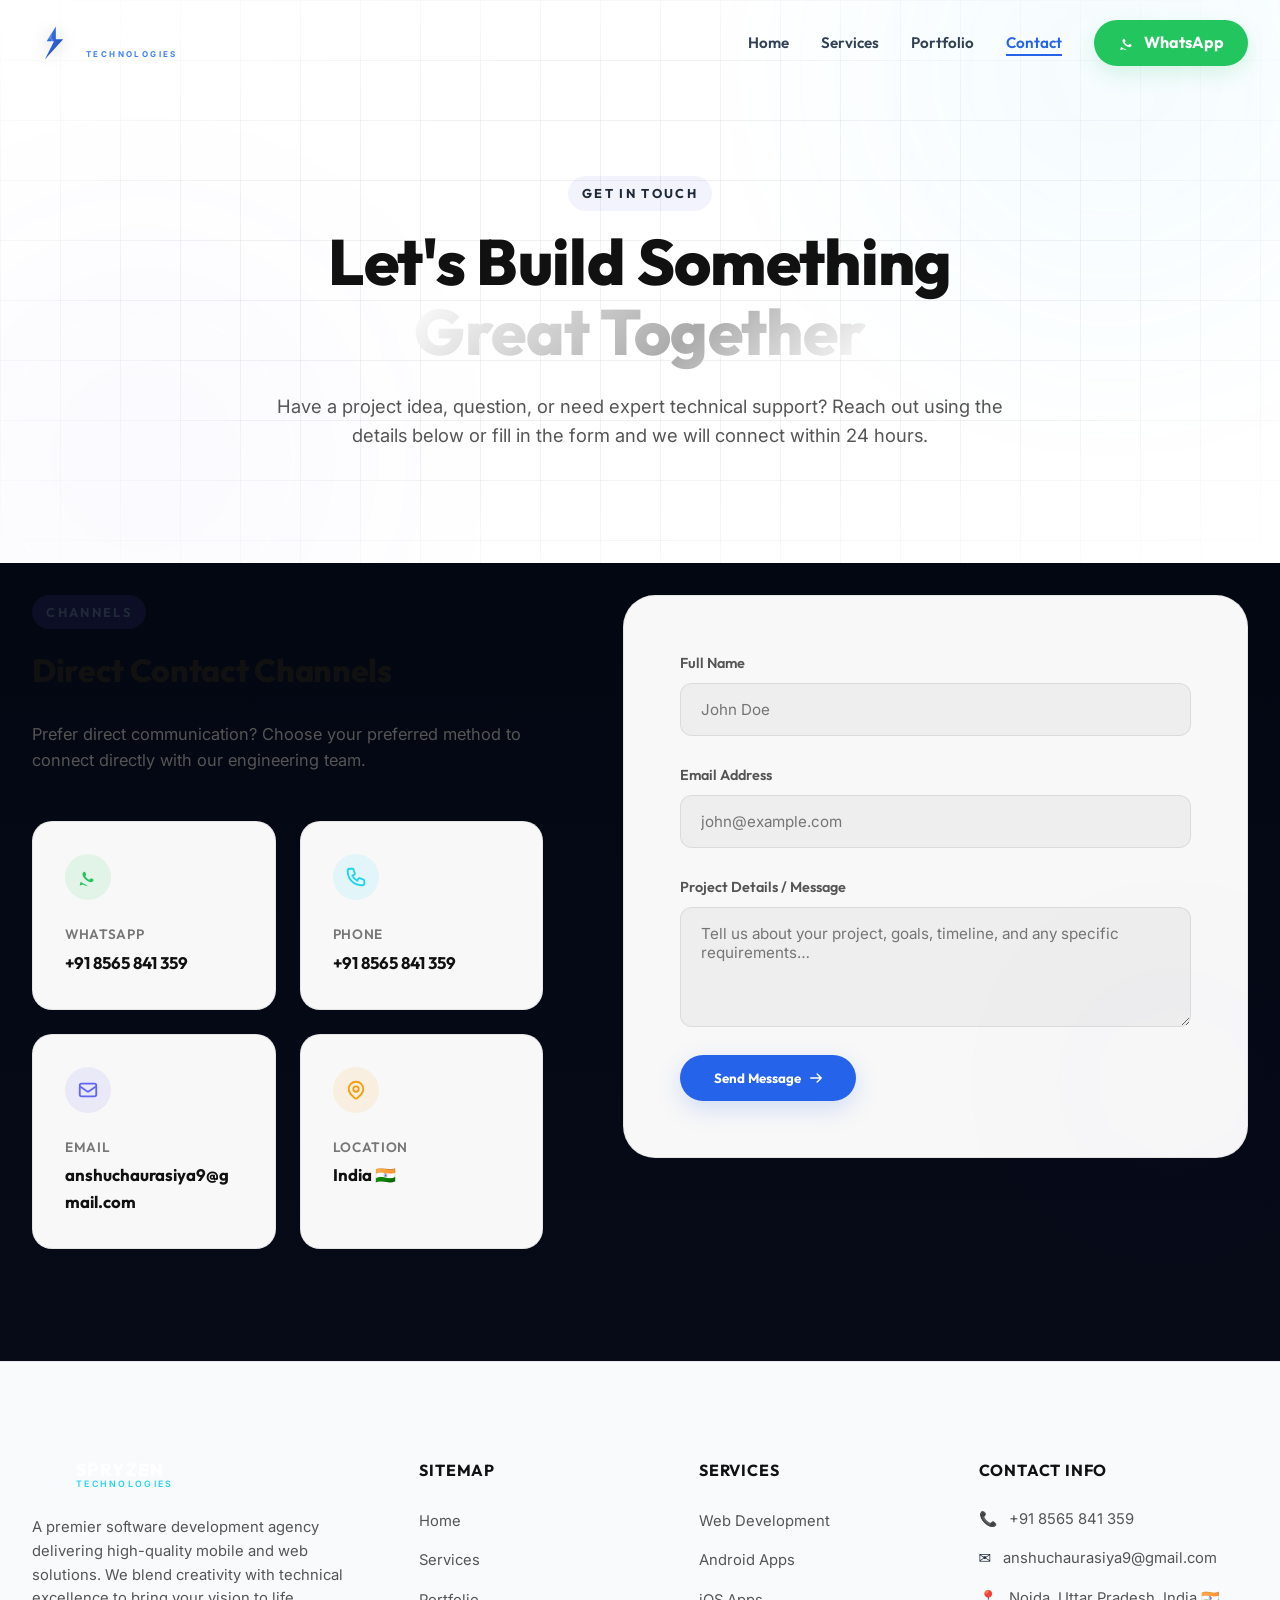
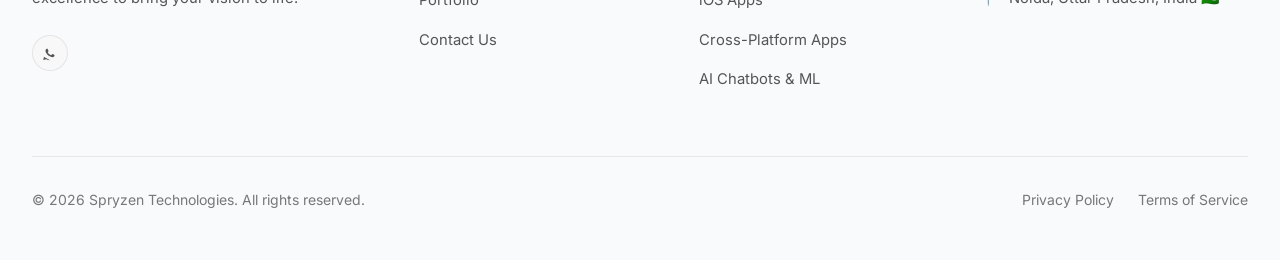
<file: contact.html>
<!DOCTYPE html>
<html lang="en">
<head>
    <meta charset="UTF-8">
    <meta name="viewport" content="width=device-width, initial-scale=1.0">
    <meta name="description" content="Get in touch with Spryzen Technologies. Fill in the form or WhatsApp us for a quick consultation.">
    <title>Contact Us | Spryzen Technologies</title>
    <link rel="stylesheet" href="style.css">
    <script src="script.js" defer></script>
</head>
<body>

    <!-- Custom Cursor Glow -->
    <div class="cursor-glow" aria-hidden="true"></div>

    <!-- Navigation Bar -->
    <nav class="nav scrolled" aria-label="Main navigation">
        <div class="container nav-inner">
            <a href="index.html" class="logo-wrapper" aria-label="Spryzen Technologies home">
                <!-- Modern Lightning Bolt Logo -->
                <svg viewBox="0 0 120 120" width="44" height="44" style="filter: drop-shadow(0 2px 8px rgba(0,0,0,0.2));">
                    <defs>
                        <linearGradient id="boltGrad" x1="0%" y1="0%" x2="100%" y2="100%">
                            <stop offset="0%" stop-color="#3b82f6" />
                            <stop offset="100%" stop-color="#1e40af" />
                        </linearGradient>
                    </defs>
                    <!-- Lightning Bolt Shape -->
                    <path d="M 65 15 L 40 55 L 60 55 L 35 105 L 85 50 L 65 50 Z" fill="url(#boltGrad)" />
                    <!-- Highlight accent -->
                    <path d="M 55 35 L 45 50 L 58 50 L 48 75" fill="rgba(255,255,255,0.25)" />
                </svg>
                <div style="display: flex; flex-direction: column; gap: 2px; line-height: 1;">
                    <span style="font-family: 'Outfit', sans-serif; font-weight: 900; font-size: 1.25rem; letter-spacing: 0.08em; color: #ffffff;">SPRYZEN</span>
                    <span style="font-size: 0.5rem; letter-spacing: 0.3em; font-weight: 700; color: #3b82f6; text-transform: uppercase;">TECHNOLOGIES</span>
                </div>
            </a>

            <ul class="nav-links nav-links-desktop" role="list">
                <li><a href="index.html" class="nav-link">Home</a></li>
                <li><a href="services.html" class="nav-link">Services</a></li>
                <li><a href="portfolio.html" class="nav-link">Portfolio</a></li>
                <li><a href="contact.html" class="nav-link nav-link-active">Contact</a></li>
                <li>
                    <a href="https://wa.me/918565841359" target="_blank" rel="noopener noreferrer" class="btn-whatsapp">
                        <svg width="18" height="18" fill="currentColor" viewBox="0 0 24 24">
                            <path d="M17.472 14.382c-.297-.149-1.758-.867-2.03-.967-.273-.099-.471-.148-.67.15-.197.297-.767.966-.94 1.164-.173.199-.347.223-.644.075-.297-.15-1.255-.463-2.39-1.475-.883-.788-1.48-1.761-1.653-2.059-.173-.297-.018-.458.13-.606.134-.133.298-.347.446-.52.149-.174.198-.298.298-.497.099-.198.05-.371-.025-.52-.075-.149-.669-1.612-.916-2.207-.242-.579-.487-.5-.669-.51-.173-.008-.371-.01-.57-.01-.198 0-.52.074-.792.372-.272.297-1.04 1.016-1.04 2.479 0 1.462 1.065 2.875 1.213 3.074.149.198 2.096 3.2 5.077 4.487.709.306 1.262.489 1.694.625.712.227 1.36.195 1.871.118.571-.085 1.758-.719 2.006-1.413.248-.694.248-1.289.173-1.413-.074-.124-.272-.198-.57-.347m-5.421 7.403h-.004a9.87 9.87 0 01-5.031-1.378l-.361-.214-3.741.982.998-3.648-.235-.374a9.86"/>
                        </svg>
                        <span>WhatsApp</span>
                    </a>
                </li>
            </ul>

            <button class="hamburger" aria-label="Open menu" aria-expanded="false">
                <span class="ham-line"></span>
                <span class="ham-line"></span>
                <span class="ham-line"></span>
            </button>
        </div>
    </nav>

    <!-- Mobile Overlay Links -->
    <ul class="nav-links-mobile nav-links" role="list">
        <li><a href="index.html" class="nav-link">Home</a></li>
        <li><a href="services.html" class="nav-link">Services</a></li>
        <li><a href="portfolio.html" class="nav-link">Portfolio</a></li>
        <li><a href="contact.html" class="nav-link nav-link-active">Contact</a></li>
        <li>
            <a href="https://wa.me/918565841359" target="_blank" rel="noopener noreferrer" class="btn-whatsapp">
                <svg width="18" height="18" fill="currentColor" viewBox="0 0 24 24">
                    <path d="M17.472 14.382c-.297-.149-1.758-.867-2.03-.967-.273-.099-.471-.148-.67.15-.197.297-.767.966-.94 1.164-.173.199-.347.223-.644.075-.297-.15-1.255-.463-2.39-1.475-.883-.788-1.48-1.761-1.653-2.059-.173-.297-.018-.458.13-.606.134-.133.298-.347.446-.52.149-.174.198-.298.298-.497.099-.198.05-.371-.025-.52-.075-.149-.669-1.612-.916-2.207-.242-.579-.487-.5-.669-.51-.173-.008-.371-.01-.57-.01-.198 0-.52.074-.792.372-.272.297-1.04 1.016-1.04 2.479 0 1.462 1.065 2.875 1.213 3.074.149.198 2.096 3.2 5.077 4.487.709.306 1.262.489 1.694.625.712.227 1.36.195 1.871.118.571-.085 1.758-.719 2.006-1.413.248-.694.248-1.289.173-1.413-.074-.124-.272-.198-.57-.347m-5.421 7.403h-.004a9.87 9.87 0 01-5.031-1.378l-.361-.214-3.741.982.998-3.648-.235-.374a9.86"/>
                </svg>
                <span>WhatsApp</span>
            </a>
        </li>
    </ul>

    <!-- Contact Header Hero -->
    <header class="page-hero">
        <div class="hero-grid-bg" aria-hidden="true"></div>
        <div class="orb orb-cyan" style="width: 500px; height: 500px; top: -180px; right: -80px; opacity: 0.3;" aria-hidden="true"></div>
        <div class="orb orb-indigo" style="width: 450px; height: 450px; bottom: -120px; left: -80px; opacity: 0.25;" aria-hidden="true"></div>
        
        <div class="container page-hero-inner reveal">
            <span class="section-tag">Get In Touch</span>
            <h1 class="page-hero-title font-display">Let's Build Something <span class="gradient-text">Great Together</span></h1>
            <p class="page-hero-subtitle">
                Have a project idea, question, or need expert technical support? Reach out using the details below or fill in the form and we will connect within 24 hours.
            </p>
        </div>
    </header>

    <!-- Contact Details & Form Section -->
    <section class="section" style="background: linear-gradient(to bottom, #030712, #070b18); padding-top: 2rem;">
        <div class="container">
            <div class="contact-grid">
                
                <!-- Info cards column -->
                <div class="reveal">
                    <span class="section-tag">Channels</span>
                    <h2 class="section-title font-display" style="font-size: 2rem; margin-bottom: 1.5rem;">Direct Contact Channels</h2>
                    <p style="color: var(--clr-text-secondary); margin-bottom: 3rem; font-size: 1.025rem;">
                        Prefer direct communication? Choose your preferred method to connect directly with our engineering team.
                    </p>
                    
                    <div class="contact-info-list">
                        <!-- WhatsApp -->
                        <a href="https://wa.me/918565841359" target="_blank" rel="noopener noreferrer" class="contact-info-card">
                            <div class="contact-info-icon" style="color: #22c55e; background: rgba(34, 197, 94, 0.1);">
                                <svg width="22" height="22" fill="currentColor" viewBox="0 0 24 24">
                                    <path d="M17.472 14.382c-.297-.149-1.758-.867-2.03-.967-.273-.099-.471-.148-.67.15-.197.297-.767.966-.94 1.164-.173.199-.347.223-.644.075-.297-.15-1.255-.463-2.39-1.475-.883-.788-1.48-1.761-1.653-2.059-.173-.297-.018-.458.13-.606.134-.133.298-.347.446-.52.149-.174.198-.298.298-.497.099-.198.05-.371-.025-.52-.075-.149-.669-1.612-.916-2.207-.242-.579-.487-.5-.669-.51-.173-.008-.371-.01-.57-.01-.198 0-.52.074-.792.372-.272.297-1.04 1.016-1.04 2.479 0 1.462 1.065 2.875 1.213 3.074.149.198 2.096 3.2 5.077 4.487.709.306 1.262.489 1.694.625.712.227 1.36.195 1.871.118.571-.085 1.758-.719 2.006-1.413.248-.694.248-1.289.173-1.413-.074-.124-.272-.198-.57-.347m-5.421 7.403h-.004a9.87 9.87 0 01-5.031-1.378l-.361-.214-3.741.982.998-3.648-.235-.374a9.86"/>
                                </svg>
                            </div>
                            <div class="contact-info-label">WhatsApp</div>
                            <div class="contact-info-value">+91 8565 841 359</div>
                        </a>

                        <!-- Phone -->
                        <a href="tel:8565841359" class="contact-info-card">
                            <div class="contact-info-icon" style="color: #22d3ee; background: rgba(34, 211, 238, 0.1);">
                                <svg width="22" height="22" fill="none" viewBox="0 0 24 24" stroke="currentColor">
                                    <path stroke-linecap="round" stroke-linejoin="round" stroke-width="2" d="M3 5a2 2 0 012-2h3.28a1 1 0 01.948.684l1.498 4.493a1 1 0 01-.502 1.21l-2.257 1.13a11.042 11.042 0 005.516 5.516l1.13-2.257a1 1 0 011.21-.502l4.493 1.498a1 1 0 01.684.949V19a2 2 0 01-2 2h-1C9.716 21 3 14.284 3 6V5z"/>
                                </svg>
                            </div>
                            <div class="contact-info-label">Phone</div>
                            <div class="contact-info-value">+91 8565 841 359</div>
                        </a>

                        <!-- Email -->
                        <a href="mailto:anshuchaurasiya9@gmail.com" class="contact-info-card">
                            <div class="contact-info-icon" style="color: #6366f1; background: rgba(99, 102, 241, 0.1);">
                                <svg width="22" height="22" fill="none" viewBox="0 0 24 24" stroke="currentColor">
                                    <path stroke-linecap="round" stroke-linejoin="round" stroke-width="2" d="M3 8l7.89 5.26a2 2 0 002.22 0L21 8M5 19h14a2 2 0 002-2V7a2 2 0 00-2-2H5a2 2 0 00-2 2v10a2 2 0 002 2z"/>
                                </svg>
                            </div>
                            <div class="contact-info-label">Email</div>
                            <div class="contact-info-value">anshuchaurasiya9@gmail.com</div>
                        </a>

                        <!-- Location -->
                        <div class="contact-info-card">
                            <div class="contact-info-icon" style="color: #f59e0b; background: rgba(245, 158, 11, 0.1);">
                                <svg width="22" height="22" fill="none" viewBox="0 0 24 24" stroke="currentColor">
                                    <path stroke-linecap="round" stroke-linejoin="round" stroke-width="2" d="M17.657 16.657L13.414 20.9a1.998 1.998 0 01-2.827 0l-4.244-4.243a8 8 0 1111.314 0z"/>
                                    <path stroke-linecap="round" stroke-linejoin="round" stroke-width="2" d="M15 11a3 3 0 11-6 0 3 3 0 016 0z"/>
                                </svg>
                            </div>
                            <div class="contact-info-label">Location</div>
                            <div class="contact-info-value">India 🇮🇳</div>
                        </div>
                    </div>
                </div>

                <!-- Form column -->
                <div class="contact-form-wrapper reveal">
                    <div class="orb orb-indigo" style="width: 250px; height: 250px; bottom: -50px; right: -50px; opacity: 0.2;" aria-hidden="true"></div>
                    
                    <form id="contact-form" class="contact-form">
                        <div class="form-group">
                            <label for="name" class="form-label">Full Name</label>
                            <input type="text" id="name" name="name" class="form-control" placeholder="John Doe" required>
                        </div>
                        <div class="form-group">
                            <label for="email" class="form-label">Email Address</label>
                            <input type="email" id="email" name="email" class="form-control" placeholder="john@example.com" required>
                        </div>
                        <div class="form-group">
                            <label for="message" class="form-label">Project Details / Message</label>
                            <textarea id="message" name="message" class="form-control" placeholder="Tell us about your project, goals, timeline, and any specific requirements…" required></textarea>
                        </div>
                        <button type="submit" class="btn-primary btn-submit">
                            <span>Send Message</span>
                            <svg width="14" height="14" fill="none" viewBox="0 0 24 24" stroke="currentColor" stroke-width="2.5">
                                <path stroke-linecap="round" stroke-linejoin="round" d="M14 5l7 7m0 0l-7 7m7-7H3"/>
                            </svg>
                        </button>
                    </form>
                </div>
                
            </div>
        </div>
    </section>

    <!-- Footer Section -->
    <footer class="footer" aria-label="Site footer">
        <div class="container">
            <div class="footer-grid">
                <div>
                    <a href="index.html" class="logo-wrapper">
                        <svg viewBox="0 0 100 100" width="34" height="34" style="filter: drop-shadow(0 0 6px rgba(34,211,238,0.55));">
                            <path d="M35 12 L78 12 L55 44 L88 44 L28 92 L46 56 L14 56 Z" fill="url(#logoGrad)" />
                        </svg>
                        <div style="display: flex; flex-direction: column; gap: 1px; line-height: 1;">
                            <span style="font-family: 'Outfit', sans-serif; font-weight: 800; font-size: 1.1rem; letter-spacing: 0.08em; color: #ffffff;">SPRYZEN</span>
                            <span style="font-size: 0.55rem; letter-spacing: 0.26em; font-weight: 600; color: #22d3ee; text-transform: uppercase;">TECHNOLOGIES</span>
                        </div>
                    </a>
                    <p class="footer-brand-tagline">
                        A premier software development agency delivering high-quality mobile and web solutions. We blend creativity with technical excellence to bring your vision to life.
                    </p>
                    <div class="footer-socials">
                        <a href="https://wa.me/918565841359" target="_blank" rel="noopener noreferrer" class="footer-social-btn" aria-label="WhatsApp">
                            <svg width="18" height="18" fill="currentColor" viewBox="0 0 24 24">
                                <path d="M17.472 14.382c-.297-.149-1.758-.867-2.03-.967-.273-.099-.471-.148-.67.15-.197.297-.767.966-.94 1.164-.173.199-.347.223-.644.075-.297-.15-1.255-.463-2.39-1.475-.883-.788-1.48-1.761-1.653-2.059-.173-.297-.018-.458.13-.606.134-.133.298-.347.446-.52.149-.174.198-.298.298-.497.099-.198.05-.371-.025-.52-.075-.149-.669-1.612-.916-2.207-.242-.579-.487-.5-.669-.51-.173-.008-.371-.01-.57-.01-.198 0-.52.074-.792.372-.272.297-1.04 1.016-1.04 2.479 0 1.462 1.065 2.875 1.213 3.074.149.198 2.096 3.2 5.077 4.487.709.306 1.262.489 1.694.625.712.227 1.36.195 1.871.118.571-.085 1.758-.719 2.006-1.413.248-.694.248-1.289.173-1.413-.074-.124-.272-.198-.57-.347m-5.421 7.403h-.004a9.87 9.87 0 01-5.031-1.378l-.361-.214-3.741.982.998-3.648-.235-.374a9.86"/>
                            </svg>
                        </a>
                    </div>
                </div>

                <div>
                    <h3 class="footer-heading">Sitemap</h3>
                    <ul class="footer-links">
                        <li><a href="index.html">Home</a></li>
                        <li><a href="services.html">Services</a></li>
                        <li><a href="portfolio.html">Portfolio</a></li>
                        <li><a href="contact.html">Contact Us</a></li>
                    </ul>
                </div>

                <div>
                    <h3 class="footer-heading">Services</h3>
                    <ul class="footer-links">
                        <li><a href="services.html#web">Web Development</a></li>
                        <li><a href="services.html#android">Android Apps</a></li>
                        <li><a href="services.html#ios">iOS Apps</a></li>
                        <li><a href="services.html#cross">Cross-Platform Apps</a></li>
                        <li><a href="services.html#ai">AI Chatbots & ML</a></li>
                    </ul>
                </div>

                <div>
                    <h3 class="footer-heading">Contact Info</h3>
                    <ul class="footer-contact-details">
                        <li class="footer-contact-item">
                            <span>📞</span>
                            <a href="tel:8565841359">+91 8565 841 359</a>
                        </li>
                        <li class="footer-contact-item">
                            <span>✉️</span>
                            <a href="mailto:anshuchaurasiya9@gmail.com">anshuchaurasiya9@gmail.com</a>
                        </li>
                        <li class="footer-contact-item">
                            <span>📍</span>
                            <span>Noida, Uttar Pradesh, India 🇮🇳</span>
                        </li>
                    </ul>
                </div>
            </div>

            <div class="footer-bottom">
                <div>© 2026 Spryzen Technologies. All rights reserved.</div>
                <div style="display: flex; gap: 1.5rem;">
                    <a href="#" style="color: inherit; text-decoration: none;">Privacy Policy</a>
                    <a href="#" style="color: inherit; text-decoration: none;">Terms of Service</a>
                </div>
            </div>
        </div>
    </footer>

</body>
</html>
</file>
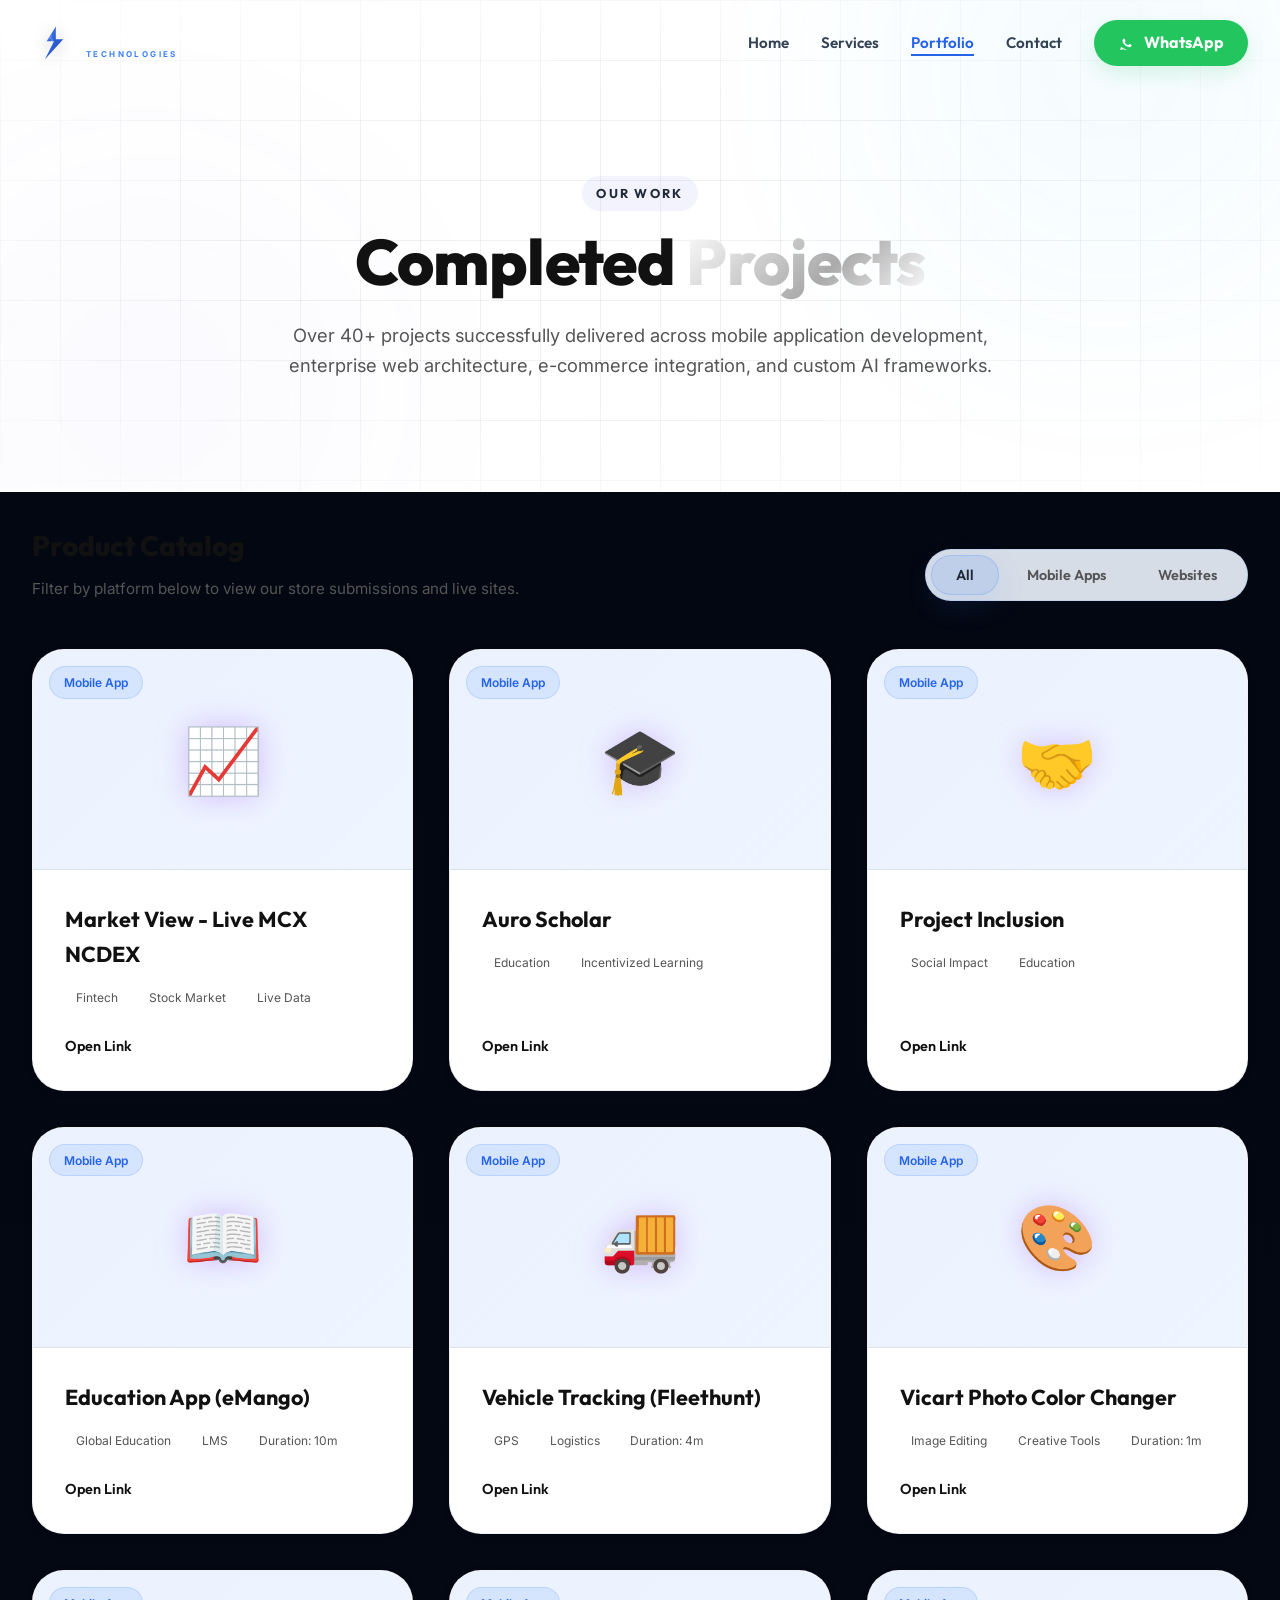
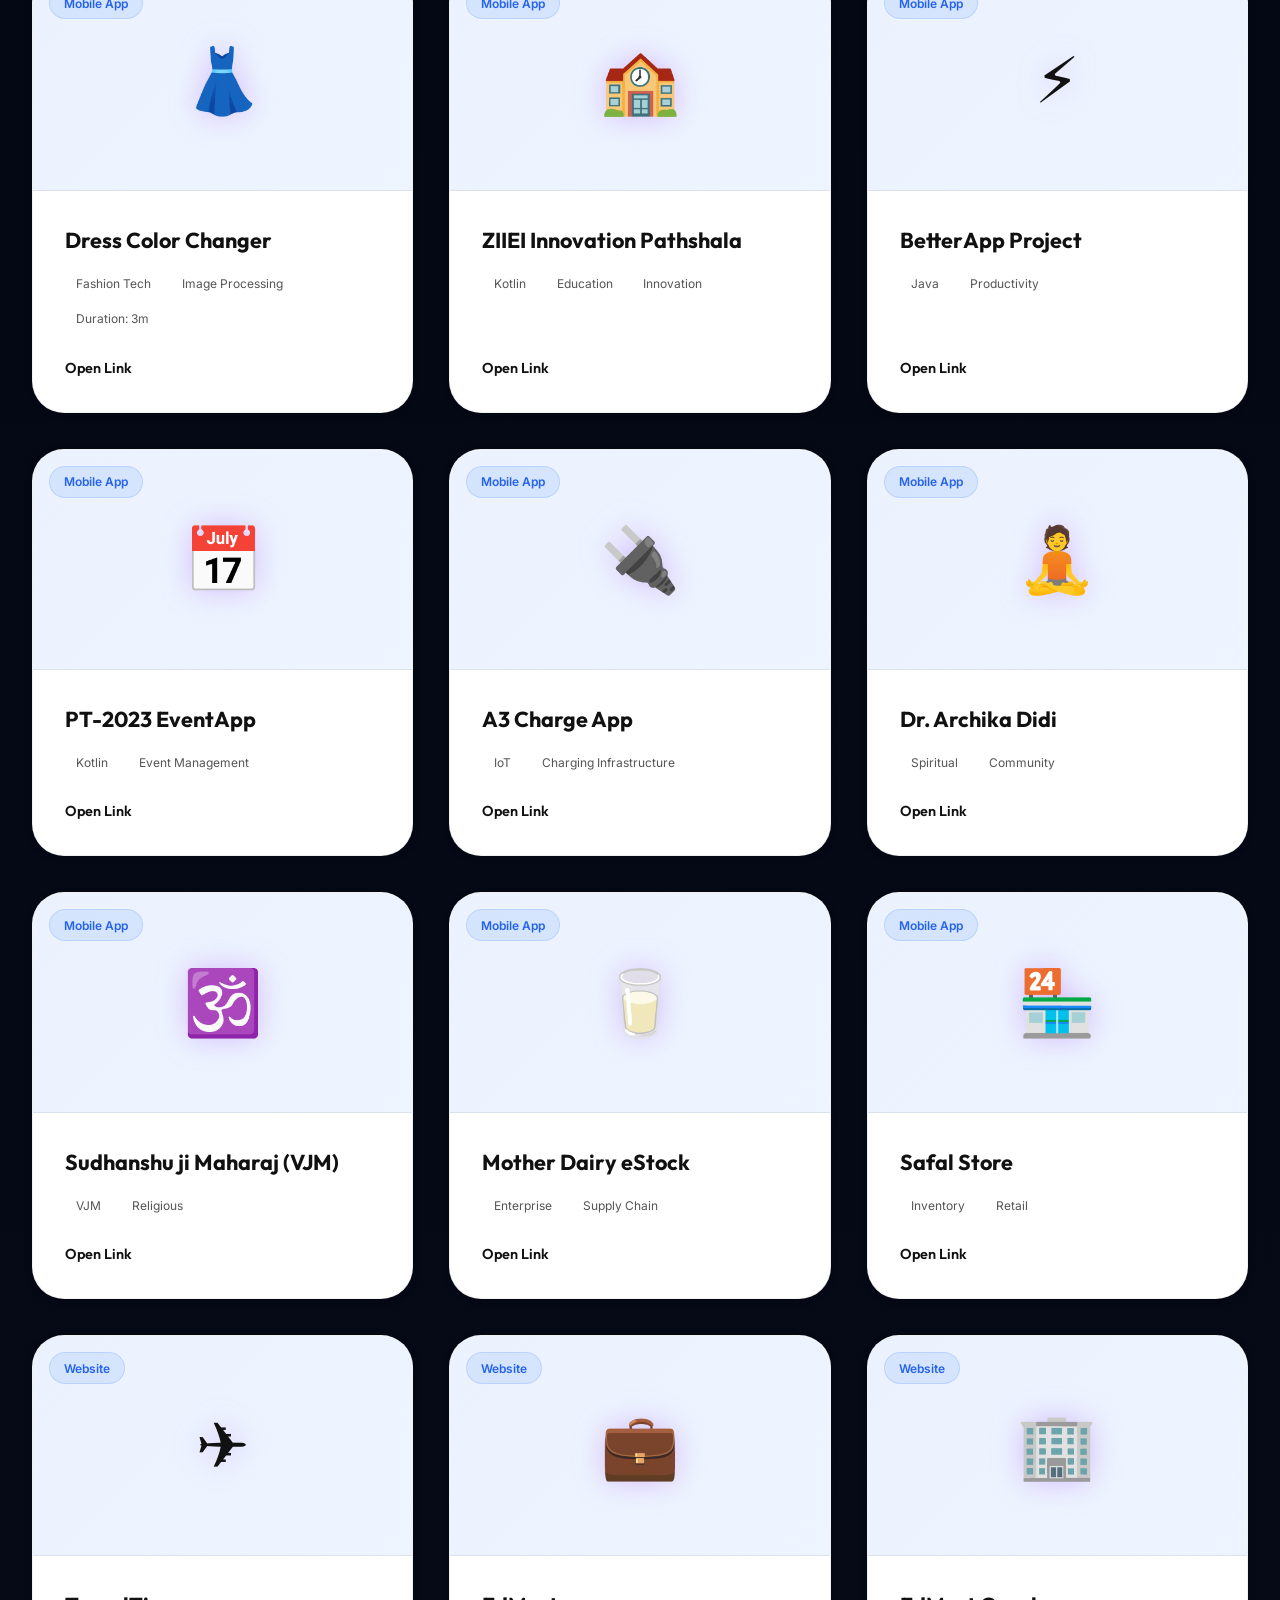
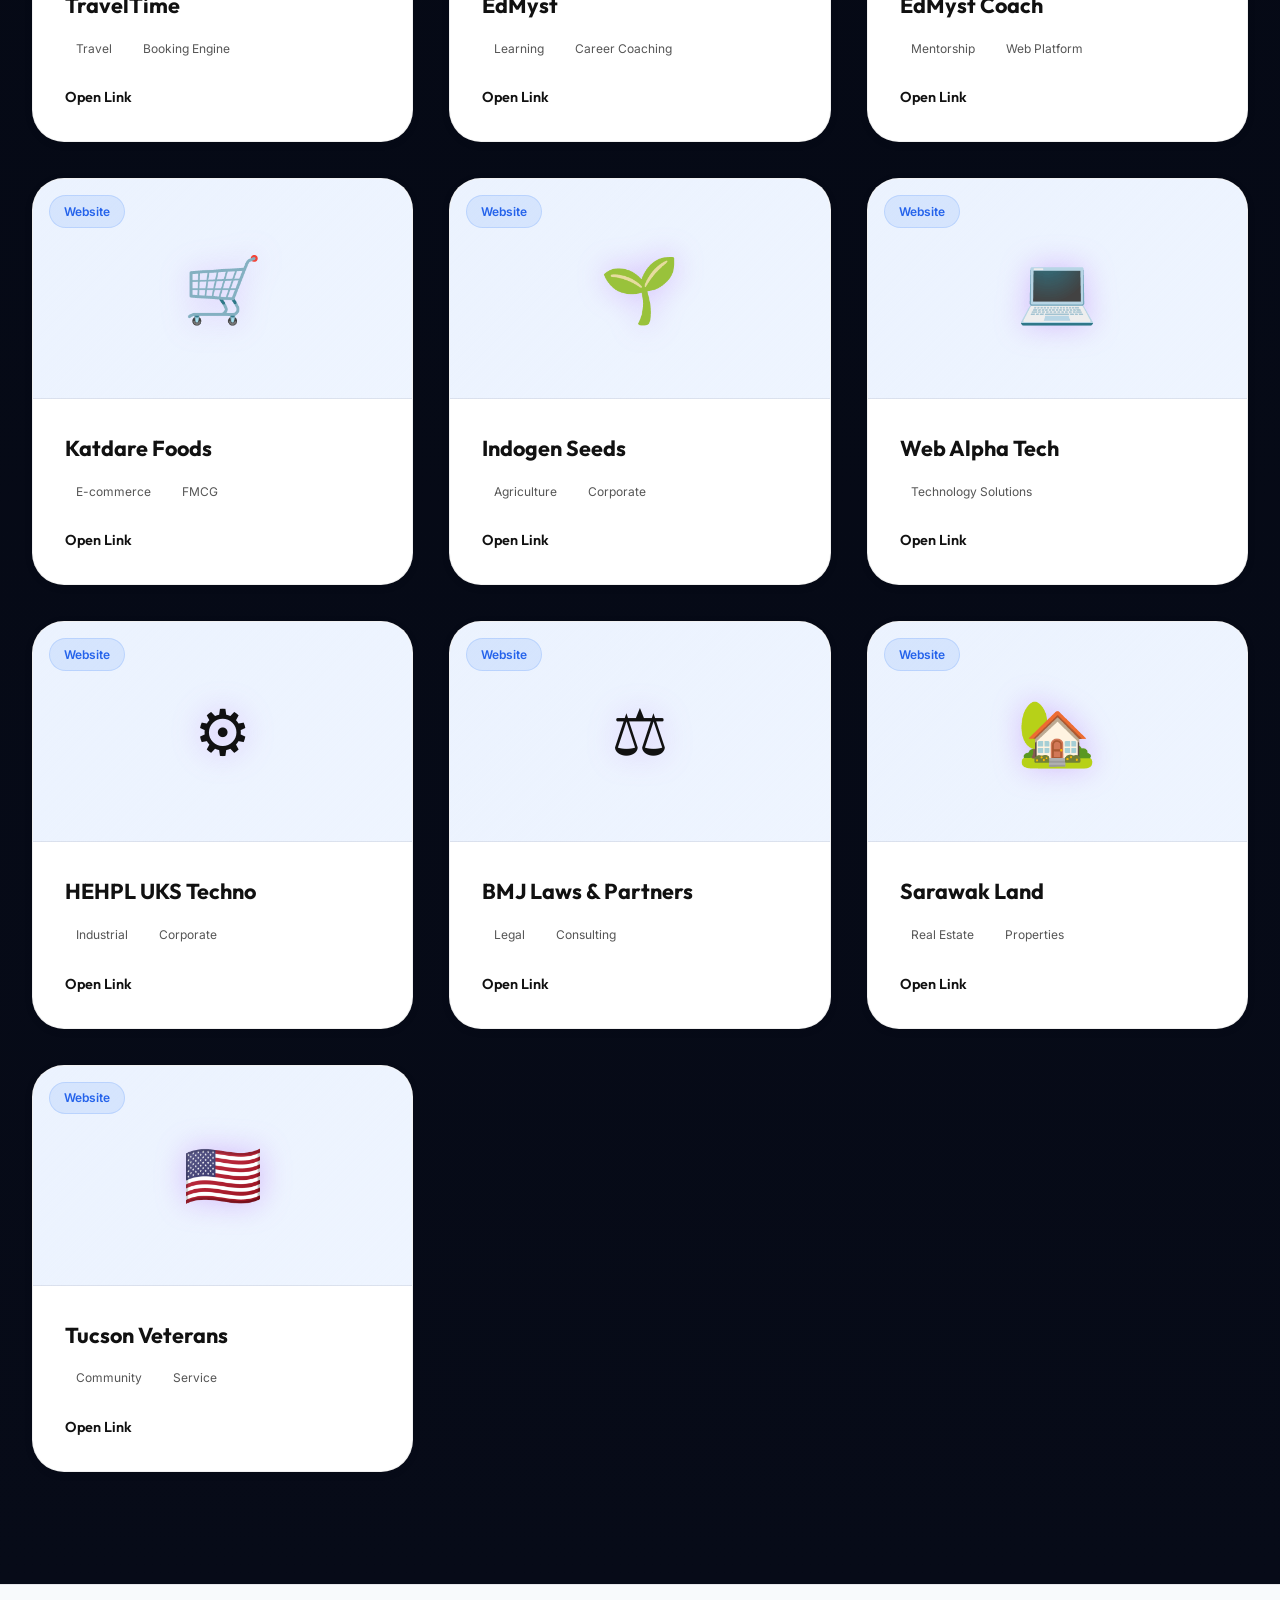
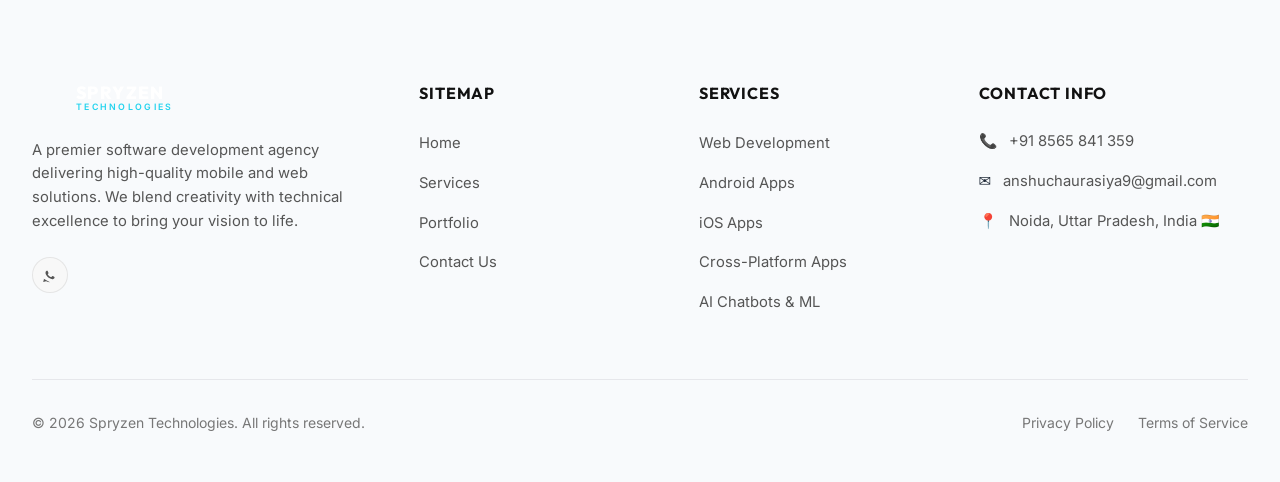
<file: portfolio.html>
<!DOCTYPE html>
<html lang="en">
<head>
    <meta charset="UTF-8">
    <meta name="viewport" content="width=device-width, initial-scale=1.0">
    <meta name="description" content="Portfolio of Spryzen Technologies — Mobile apps on App/Play Store and web platforms we have built.">
    <title>Our Portfolio | Spryzen Technologies</title>
    <link rel="stylesheet" href="style.css">
    <script src="script.js" defer></script>
</head>
<body>

    <!-- Custom Cursor Glow -->
    <div class="cursor-glow" aria-hidden="true"></div>

    <!-- Navigation Bar -->
    <nav class="nav scrolled" aria-label="Main navigation">
        <div class="container nav-inner">
            <a href="index.html" class="logo-wrapper" aria-label="Spryzen Technologies home">
                <!-- Modern Lightning Bolt Logo -->
                <svg viewBox="0 0 120 120" width="44" height="44" style="filter: drop-shadow(0 2px 8px rgba(0,0,0,0.2));">
                    <defs>
                        <linearGradient id="boltGrad" x1="0%" y1="0%" x2="100%" y2="100%">
                            <stop offset="0%" stop-color="#3b82f6" />
                            <stop offset="100%" stop-color="#1e40af" />
                        </linearGradient>
                    </defs>
                    <!-- Lightning Bolt Shape -->
                    <path d="M 65 15 L 40 55 L 60 55 L 35 105 L 85 50 L 65 50 Z" fill="url(#boltGrad)" />
                    <!-- Highlight accent -->
                    <path d="M 55 35 L 45 50 L 58 50 L 48 75" fill="rgba(255,255,255,0.25)" />
                </svg>
                <div style="display: flex; flex-direction: column; gap: 2px; line-height: 1;">
                    <span style="font-family: 'Outfit', sans-serif; font-weight: 900; font-size: 1.25rem; letter-spacing: 0.08em; color: #ffffff;">SPRYZEN</span>
                    <span style="font-size: 0.5rem; letter-spacing: 0.3em; font-weight: 700; color: #3b82f6; text-transform: uppercase;">TECHNOLOGIES</span>
                </div>
            </a>

            <ul class="nav-links nav-links-desktop" role="list">
                <li><a href="index.html" class="nav-link">Home</a></li>
                <li><a href="services.html" class="nav-link">Services</a></li>
                <li><a href="portfolio.html" class="nav-link nav-link-active">Portfolio</a></li>
                <li><a href="contact.html" class="nav-link">Contact</a></li>
                <li>
                    <a href="https://wa.me/918565841359" target="_blank" rel="noopener noreferrer" class="btn-whatsapp">
                        <svg width="18" height="18" fill="currentColor" viewBox="0 0 24 24">
                            <path d="M17.472 14.382c-.297-.149-1.758-.867-2.03-.967-.273-.099-.471-.148-.67.15-.197.297-.767.966-.94 1.164-.173.199-.347.223-.644.075-.297-.15-1.255-.463-2.39-1.475-.883-.788-1.48-1.761-1.653-2.059-.173-.297-.018-.458.13-.606.134-.133.298-.347.446-.52.149-.174.198-.298.298-.497.099-.198.05-.371-.025-.52-.075-.149-.669-1.612-.916-2.207-.242-.579-.487-.5-.669-.51-.173-.008-.371-.01-.57-.01-.198 0-.52.074-.792.372-.272.297-1.04 1.016-1.04 2.479 0 1.462 1.065 2.875 1.213 3.074.149.198 2.096 3.2 5.077 4.487.709.306 1.262.489 1.694.625.712.227 1.36.195 1.871.118.571-.085 1.758-.719 2.006-1.413.248-.694.248-1.289.173-1.413-.074-.124-.272-.198-.57-.347m-5.421 7.403h-.004a9.87 9.87 0 01-5.031-1.378l-.361-.214-3.741.982.998-3.648-.235-.374a9.86"/>
                        </svg>
                        <span>WhatsApp</span>
                    </a>
                </li>
            </ul>

            <button class="hamburger" aria-label="Open menu" aria-expanded="false">
                <span class="ham-line"></span>
                <span class="ham-line"></span>
                <span class="ham-line"></span>
            </button>
        </div>
    </nav>

    <!-- Mobile Overlay Links -->
    <ul class="nav-links-mobile nav-links" role="list">
        <li><a href="index.html" class="nav-link">Home</a></li>
        <li><a href="services.html" class="nav-link">Services</a></li>
        <li><a href="portfolio.html" class="nav-link nav-link-active">Portfolio</a></li>
        <li><a href="contact.html" class="nav-link">Contact</a></li>
        <li>
            <a href="https://wa.me/918565841359" target="_blank" rel="noopener noreferrer" class="btn-whatsapp">
                <svg width="18" height="18" fill="currentColor" viewBox="0 0 24 24">
                    <path d="M17.472 14.382c-.297-.149-1.758-.867-2.03-.967-.273-.099-.471-.148-.67.15-.197.297-.767.966-.94 1.164-.173.199-.347.223-.644.075-.297-.15-1.255-.463-2.39-1.475-.883-.788-1.48-1.761-1.653-2.059-.173-.297-.018-.458.13-.606.134-.133.298-.347.446-.52.149-.174.198-.298.298-.497.099-.198.05-.371-.025-.52-.075-.149-.669-1.612-.916-2.207-.242-.579-.487-.5-.669-.51-.173-.008-.371-.01-.57-.01-.198 0-.52.074-.792.372-.272.297-1.04 1.016-1.04 2.479 0 1.462 1.065 2.875 1.213 3.074.149.198 2.096 3.2 5.077 4.487.709.306 1.262.489 1.694.625.712.227 1.36.195 1.871.118.571-.085 1.758-.719 2.006-1.413.248-.694.248-1.289.173-1.413-.074-.124-.272-.198-.57-.347m-5.421 7.403h-.004a9.87 9.87 0 01-5.031-1.378l-.361-.214-3.741.982.998-3.648-.235-.374a9.86"/>
                </svg>
                <span>WhatsApp</span>
            </a>
        </li>
    </ul>

    <!-- Portfolio Header Hero -->
    <header class="page-hero">
        <div class="hero-grid-bg" aria-hidden="true"></div>
        <div class="orb orb-cyan" style="width: 500px; height: 500px; top: -180px; right: -80px; opacity: 0.3;" aria-hidden="true"></div>
        <div class="orb orb-indigo" style="width: 450px; height: 450px; bottom: -120px; left: -80px; opacity: 0.25;" aria-hidden="true"></div>
        
        <div class="container page-hero-inner reveal">
            <span class="section-tag">Our Work</span>
            <h1 class="page-hero-title font-display">Completed <span class="gradient-text">Projects</span></h1>
            <p class="page-hero-subtitle">
                Over 40+ projects successfully delivered across mobile application development, enterprise web architecture, e-commerce integration, and custom AI frameworks.
            </p>
        </div>
    </header>

    <!-- Portfolio Gallery Grid & Filters -->
    <section class="section" style="background: linear-gradient(to bottom, #030712, #070b18); padding-top: 2rem;">
        <div class="container">
            
            <div class="portfolio-header-row reveal" style="margin-bottom: 3rem;">
                <div>
                    <h2 class="font-display" style="font-size: 1.75rem; font-weight: 800; margin-bottom: 0.5rem;">Product Catalog</h2>
                    <p style="color: var(--clr-text-secondary); font-size: 0.95rem;">Filter by platform below to view our store submissions and live sites.</p>
                </div>
                <div class="portfolio-filters" role="group" aria-label="Filter projects by category">
                    <button class="filter-btn active" aria-pressed="true">All</button>
                    <button class="filter-btn" aria-pressed="false" data-filter="Mobile Apps">Mobile Apps</button>
                    <button class="filter-btn" aria-pressed="false" data-filter="Websites">Websites</button>
                </div>
            </div>

            <!-- Complete 25 projects list -->
            <div class="portfolio-grid reveal">
                
                <!-- D.MOBILE Apps (15 Items) -->
                <div class="project-card" data-category="Mobile Apps">
                    <div class="project-img-wrapper">
                        <div class="project-device-icon">📈</div>
                        <span class="project-category-label">Mobile App</span>
                    </div>
                    <div class="project-card-body">
                        <h3 class="project-title">Market View - Live MCX NCDEX</h3>
                        <div class="project-tags">
                            <span class="project-tag">Fintech</span>
                            <span class="project-tag">Stock Market</span>
                            <span class="project-tag">Live Data</span>
                        </div>
                        <a href="https://play.google.com/store/search?q=market%20view&c=apps&hl=en_IN" target="_blank" rel="noopener noreferrer" class="project-link-btn">
                            <span>Open Link</span>
                        </a>
                    </div>
                </div>

                <div class="project-card" data-category="Mobile Apps">
                    <div class="project-img-wrapper">
                        <div class="project-device-icon">🎓</div>
                        <span class="project-category-label">Mobile App</span>
                    </div>
                    <div class="project-card-body">
                        <h3 class="project-title">Auro Scholar</h3>
                        <div class="project-tags">
                            <span class="project-tag">Education</span>
                            <span class="project-tag">Incentivized Learning</span>
                        </div>
                        <a href="https://play.google.com/store/apps/details?id=com.auro.application" target="_blank" rel="noopener noreferrer" class="project-link-btn">
                            <span>Open Link</span>
                        </a>
                    </div>
                </div>

                <div class="project-card" data-category="Mobile Apps">
                    <div class="project-img-wrapper">
                        <div class="project-device-icon">🤝</div>
                        <span class="project-category-label">Mobile App</span>
                    </div>
                    <div class="project-card-body">
                        <h3 class="project-title">Project Inclusion</h3>
                        <div class="project-tags">
                            <span class="project-tag">Social Impact</span>
                            <span class="project-tag">Education</span>
                        </div>
                        <a href="https://play.google.com/store/apps/details?id=com.pi.ProjectInclusion" target="_blank" rel="noopener noreferrer" class="project-link-btn">
                            <span>Open Link</span>
                        </a>
                    </div>
                </div>

                <div class="project-card" data-category="Mobile Apps">
                    <div class="project-img-wrapper">
                        <div class="project-device-icon">📖</div>
                        <span class="project-category-label">Mobile App</span>
                    </div>
                    <div class="project-card-body">
                        <h3 class="project-title">Education App (eMango)</h3>
                        <div class="project-tags">
                            <span class="project-tag">Global Education</span>
                            <span class="project-tag">LMS</span>
                            <span class="project-tag">Duration: 10m</span>
                        </div>
                        <a href="https://play.google.com/store/apps/details?id=com.emango.global" target="_blank" rel="noopener noreferrer" class="project-link-btn">
                            <span>Open Link</span>
                        </a>
                    </div>
                </div>

                <div class="project-card" data-category="Mobile Apps">
                    <div class="project-img-wrapper">
                        <div class="project-device-icon">🚚</div>
                        <span class="project-category-label">Mobile App</span>
                    </div>
                    <div class="project-card-body">
                        <h3 class="project-title">Vehicle Tracking (Fleethunt)</h3>
                        <div class="project-tags">
                            <span class="project-tag">GPS</span>
                            <span class="project-tag">Logistics</span>
                            <span class="project-tag">Duration: 4m</span>
                        </div>
                        <a href="https://play.google.com/store/apps/details?id=com.fleethunt.neo" target="_blank" rel="noopener noreferrer" class="project-link-btn">
                            <span>Open Link</span>
                        </a>
                    </div>
                </div>

                <div class="project-card" data-category="Mobile Apps">
                    <div class="project-img-wrapper">
                        <div class="project-device-icon">🎨</div>
                        <span class="project-category-label">Mobile App</span>
                    </div>
                    <div class="project-card-body">
                        <h3 class="project-title">Vicart Photo Color Changer</h3>
                        <div class="project-tags">
                            <span class="project-tag">Image Editing</span>
                            <span class="project-tag">Creative Tools</span>
                            <span class="project-tag">Duration: 1m</span>
                        </div>
                        <a href="https://play.google.com/store/apps/details?id=com.vicart.photo.color.changer" target="_blank" rel="noopener noreferrer" class="project-link-btn">
                            <span>Open Link</span>
                        </a>
                    </div>
                </div>

                <div class="project-card" data-category="Mobile Apps">
                    <div class="project-img-wrapper">
                        <div class="project-device-icon">👗</div>
                        <span class="project-category-label">Mobile App</span>
                    </div>
                    <div class="project-card-body">
                        <h3 class="project-title">Dress Color Changer</h3>
                        <div class="project-tags">
                            <span class="project-tag">Fashion Tech</span>
                            <span class="project-tag">Image Processing</span>
                            <span class="project-tag">Duration: 3m</span>
                        </div>
                        <a href="https://play.google.com/store/apps/details?id=com.csmart.dresscolorchanger" target="_blank" rel="noopener noreferrer" class="project-link-btn">
                            <span>Open Link</span>
                        </a>
                    </div>
                </div>

                <div class="project-card" data-category="Mobile Apps">
                    <div class="project-img-wrapper">
                        <div class="project-device-icon">🏫</div>
                        <span class="project-category-label">Mobile App</span>
                    </div>
                    <div class="project-card-body">
                        <h3 class="project-title">ZIIEI Innovation Pathshala</h3>
                        <div class="project-tags">
                            <span class="project-tag">Kotlin</span>
                            <span class="project-tag">Education</span>
                            <span class="project-tag">Innovation</span>
                        </div>
                        <a href="https://play.google.com/store/apps/details?id=com.ip.ziiei" target="_blank" rel="noopener noreferrer" class="project-link-btn">
                            <span>Open Link</span>
                        </a>
                    </div>
                </div>

                <div class="project-card" data-category="Mobile Apps">
                    <div class="project-img-wrapper">
                        <div class="project-device-icon">⚡</div>
                        <span class="project-category-label">Mobile App</span>
                    </div>
                    <div class="project-card-body">
                        <h3 class="project-title">BetterApp Project</h3>
                        <div class="project-tags">
                            <span class="project-tag">Java</span>
                            <span class="project-tag">Productivity</span>
                        </div>
                        <a href="https://play.google.com/store/apps/details?id=app_parangat.unity_better" target="_blank" rel="noopener noreferrer" class="project-link-btn">
                            <span>Open Link</span>
                        </a>
                    </div>
                </div>

                <div class="project-card" data-category="Mobile Apps">
                    <div class="project-img-wrapper">
                        <div class="project-device-icon">📅</div>
                        <span class="project-category-label">Mobile App</span>
                    </div>
                    <div class="project-card-body">
                        <h3 class="project-title">PT-2023 EventApp</h3>
                        <div class="project-tags">
                            <span class="project-tag">Kotlin</span>
                            <span class="project-tag">Event Management</span>
                        </div>
                        <a href="https://play.google.com/store/apps/details?id=com.pt2023.eventplus" target="_blank" rel="noopener noreferrer" class="project-link-btn">
                            <span>Open Link</span>
                        </a>
                    </div>
                </div>

                <div class="project-card" data-category="Mobile Apps">
                    <div class="project-img-wrapper">
                        <div class="project-device-icon">🔌</div>
                        <span class="project-category-label">Mobile App</span>
                    </div>
                    <div class="project-card-body">
                        <h3 class="project-title">A3 Charge App</h3>
                        <div class="project-tags">
                            <span class="project-tag">IoT</span>
                            <span class="project-tag">Charging Infrastructure</span>
                        </div>
                        <a href="https://play.google.com/store/apps/details?id=com.zdhx.india" target="_blank" rel="noopener noreferrer" class="project-link-btn">
                            <span>Open Link</span>
                        </a>
                    </div>
                </div>

                <div class="project-card" data-category="Mobile Apps">
                    <div class="project-img-wrapper">
                        <div class="project-device-icon">🧘</div>
                        <span class="project-category-label">Mobile App</span>
                    </div>
                    <div class="project-card-body">
                        <h3 class="project-title">Dr. Archika Didi</h3>
                        <div class="project-tags">
                            <span class="project-tag">Spiritual</span>
                            <span class="project-tag">Community</span>
                        </div>
                        <a href="https://play.google.com/store/apps/details?id=com.app.drarchikadidi" target="_blank" rel="noopener noreferrer" class="project-link-btn">
                            <span>Open Link</span>
                        </a>
                    </div>
                </div>

                <div class="project-card" data-category="Mobile Apps">
                    <div class="project-img-wrapper">
                        <div class="project-device-icon">🕉️</div>
                        <span class="project-category-label">Mobile App</span>
                    </div>
                    <div class="project-card-body">
                        <h3 class="project-title">Sudhanshu ji Maharaj (VJM)</h3>
                        <div class="project-tags">
                            <span class="project-tag">VJM</span>
                            <span class="project-tag">Religious</span>
                        </div>
                        <a href="https://play.google.com/store/apps/details?id=com.vjm.vjm" target="_blank" rel="noopener noreferrer" class="project-link-btn">
                            <span>Open Link</span>
                        </a>
                    </div>
                </div>

                <div class="project-card" data-category="Mobile Apps">
                    <div class="project-img-wrapper">
                        <div class="project-device-icon">🥛</div>
                        <span class="project-category-label">Mobile App</span>
                    </div>
                    <div class="project-card-body">
                        <h3 class="project-title">Mother Dairy eStock</h3>
                        <div class="project-tags">
                            <span class="project-tag">Enterprise</span>
                            <span class="project-tag">Supply Chain</span>
                        </div>
                        <a href="https://play.google.com/store/apps/details?id=com.estock.at.motherdairy" target="_blank" rel="noopener noreferrer" class="project-link-btn">
                            <span>Open Link</span>
                        </a>
                    </div>
                </div>

                <div class="project-card" data-category="Mobile Apps">
                    <div class="project-img-wrapper">
                        <div class="project-device-icon">🏪</div>
                        <span class="project-category-label">Mobile App</span>
                    </div>
                    <div class="project-card-body">
                        <h3 class="project-title">Safal Store</h3>
                        <div class="project-tags">
                            <span class="project-tag">Inventory</span>
                            <span class="project-tag">Retail</span>
                        </div>
                        <a href="https://play.google.com/store/apps/details?id=com.estock.vi.safal.safal95" target="_blank" rel="noopener noreferrer" class="project-link-btn">
                            <span>Open Link</span>
                        </a>
                    </div>
                </div>

                <!-- D.WEB Websites (10 Items) -->
                <div class="project-card" data-category="Websites">
                    <div class="project-img-wrapper">
                        <div class="project-device-icon">✈️</div>
                        <span class="project-category-label">Website</span>
                    </div>
                    <div class="project-card-body">
                        <h3 class="project-title">TravelTime</h3>
                        <div class="project-tags">
                            <span class="project-tag">Travel</span>
                            <span class="project-tag">Booking Engine</span>
                        </div>
                        <a href="https://www.traveltime.co.in/home" target="_blank" rel="noopener noreferrer" class="project-link-btn">
                            <span>Open Link</span>
                        </a>
                    </div>
                </div>

                <div class="project-card" data-category="Websites">
                    <div class="project-img-wrapper">
                        <div class="project-device-icon">💼</div>
                        <span class="project-category-label">Website</span>
                    </div>
                    <div class="project-card-body">
                        <h3 class="project-title">EdMyst</h3>
                        <div class="project-tags">
                            <span class="project-tag">Learning</span>
                            <span class="project-tag">Career Coaching</span>
                        </div>
                        <a href="https://edmyst.com/" target="_blank" rel="noopener noreferrer" class="project-link-btn">
                            <span>Open Link</span>
                        </a>
                    </div>
                </div>

                <div class="project-card" data-category="Websites">
                    <div class="project-img-wrapper">
                        <div class="project-device-icon">🏢</div>
                        <span class="project-category-label">Website</span>
                    </div>
                    <div class="project-card-body">
                        <h3 class="project-title">EdMyst Coach</h3>
                        <div class="project-tags">
                            <span class="project-tag">Mentorship</span>
                            <span class="project-tag">Web Platform</span>
                        </div>
                        <a href="https://www.edmyst.coach/" target="_blank" rel="noopener noreferrer" class="project-link-btn">
                            <span>Open Link</span>
                        </a>
                    </div>
                </div>

                <div class="project-card" data-category="Websites">
                    <div class="project-img-wrapper">
                        <div class="project-device-icon">🛒</div>
                        <span class="project-category-label">Website</span>
                    </div>
                    <div class="project-card-body">
                        <h3 class="project-title">Katdare Foods</h3>
                        <div class="project-tags">
                            <span class="project-tag">E-commerce</span>
                            <span class="project-tag">FMCG</span>
                        </div>
                        <a href="https://www.katdarefoods.in/" target="_blank" rel="noopener noreferrer" class="project-link-btn">
                            <span>Open Link</span>
                        </a>
                    </div>
                </div>

                <div class="project-card" data-category="Websites">
                    <div class="project-img-wrapper">
                        <div class="project-device-icon">🌱</div>
                        <span class="project-category-label">Website</span>
                    </div>
                    <div class="project-card-body">
                        <h3 class="project-title">Indogen Seeds</h3>
                        <div class="project-tags">
                            <span class="project-tag">Agriculture</span>
                            <span class="project-tag">Corporate</span>
                        </div>
                        <a href="http://Indogenseeds.com" target="_blank" rel="noopener noreferrer" class="project-link-btn">
                            <span>Open Link</span>
                        </a>
                    </div>
                </div>

                <div class="project-card" data-category="Websites">
                    <div class="project-img-wrapper">
                        <div class="project-device-icon">💻</div>
                        <span class="project-category-label">Website</span>
                    </div>
                    <div class="project-card-body">
                        <h3 class="project-title">Web Alpha Tech</h3>
                        <div class="project-tags">
                            <span class="project-tag">Technology Solutions</span>
                        </div>
                        <a href="https://webalphatech.com/" target="_blank" rel="noopener noreferrer" class="project-link-btn">
                            <span>Open Link</span>
                        </a>
                    </div>
                </div>

                <div class="project-card" data-category="Websites">
                    <div class="project-img-wrapper">
                        <div class="project-device-icon">⚙️</div>
                        <span class="project-category-label">Website</span>
                    </div>
                    <div class="project-card-body">
                        <h3 class="project-title">HEHPL UKS Techno</h3>
                        <div class="project-tags">
                            <span class="project-tag">Industrial</span>
                            <span class="project-tag">Corporate</span>
                        </div>
                        <a href="https://hehpl.ukstechno.co.in/" target="_blank" rel="noopener noreferrer" class="project-link-btn">
                            <span>Open Link</span>
                        </a>
                    </div>
                </div>

                <div class="project-card" data-category="Websites">
                    <div class="project-img-wrapper">
                        <div class="project-device-icon">⚖️</div>
                        <span class="project-category-label">Website</span>
                    </div>
                    <div class="project-card-body">
                        <h3 class="project-title">BMJ Laws & Partners</h3>
                        <div class="project-tags">
                            <span class="project-tag">Legal</span>
                            <span class="project-tag">Consulting</span>
                        </div>
                        <a href="https://bmjlawspartners.com" target="_blank" rel="noopener noreferrer" class="project-link-btn">
                            <span>Open Link</span>
                        </a>
                    </div>
                </div>

                <div class="project-card" data-category="Websites">
                    <div class="project-img-wrapper">
                        <div class="project-device-icon">🏡</div>
                        <span class="project-category-label">Website</span>
                    </div>
                    <div class="project-card-body">
                        <h3 class="project-title">Sarawak Land</h3>
                        <div class="project-tags">
                            <span class="project-tag">Real Estate</span>
                            <span class="project-tag">Properties</span>
                        </div>
                        <a href="https://sarawakland.com/" target="_blank" rel="noopener noreferrer" class="project-link-btn">
                            <span>Open Link</span>
                        </a>
                    </div>
                </div>

                <div class="project-card" data-category="Websites">
                    <div class="project-img-wrapper">
                        <div class="project-device-icon">🇺🇸</div>
                        <span class="project-category-label">Website</span>
                    </div>
                    <div class="project-card-body">
                        <h3 class="project-title">Tucson Veterans</h3>
                        <div class="project-tags">
                            <span class="project-tag">Community</span>
                            <span class="project-tag">Service</span>
                        </div>
                        <a href="https://tucsonveterans.com/" target="_blank" rel="noopener noreferrer" class="project-link-btn">
                            <span>Open Link</span>
                        </a>
                    </div>
                </div>

            </div>

        </div>
    </section>

    <!-- Footer Section -->
    <footer class="footer" aria-label="Site footer">
        <div class="container">
            <div class="footer-grid">
                <div>
                    <a href="index.html" class="logo-wrapper">
                        <svg viewBox="0 0 100 100" width="34" height="34" style="filter: drop-shadow(0 0 6px rgba(34,211,238,0.55));">
                            <path d="M35 12 L78 12 L55 44 L88 44 L28 92 L46 56 L14 56 Z" fill="url(#logoGrad)" />
                        </svg>
                        <div style="display: flex; flex-direction: column; gap: 1px; line-height: 1;">
                            <span style="font-family: 'Outfit', sans-serif; font-weight: 800; font-size: 1.1rem; letter-spacing: 0.08em; color: #ffffff;">SPRYZEN</span>
                            <span style="font-size: 0.55rem; letter-spacing: 0.26em; font-weight: 600; color: #22d3ee; text-transform: uppercase;">TECHNOLOGIES</span>
                        </div>
                    </a>
                    <p class="footer-brand-tagline">
                        A premier software development agency delivering high-quality mobile and web solutions. We blend creativity with technical excellence to bring your vision to life.
                    </p>
                    <div class="footer-socials">
                        <a href="https://wa.me/918565841359" target="_blank" rel="noopener noreferrer" class="footer-social-btn" aria-label="WhatsApp">
                            <svg width="18" height="18" fill="currentColor" viewBox="0 0 24 24">
                                <path d="M17.472 14.382c-.297-.149-1.758-.867-2.03-.967-.273-.099-.471-.148-.67.15-.197.297-.767.966-.94 1.164-.173.199-.347.223-.644.075-.297-.15-1.255-.463-2.39-1.475-.883-.788-1.48-1.761-1.653-2.059-.173-.297-.018-.458.13-.606.134-.133.298-.347.446-.52.149-.174.198-.298.298-.497.099-.198.05-.371-.025-.52-.075-.149-.669-1.612-.916-2.207-.242-.579-.487-.5-.669-.51-.173-.008-.371-.01-.57-.01-.198 0-.52.074-.792.372-.272.297-1.04 1.016-1.04 2.479 0 1.462 1.065 2.875 1.213 3.074.149.198 2.096 3.2 5.077 4.487.709.306 1.262.489 1.694.625.712.227 1.36.195 1.871.118.571-.085 1.758-.719 2.006-1.413.248-.694.248-1.289.173-1.413-.074-.124-.272-.198-.57-.347m-5.421 7.403h-.004a9.87 9.87 0 01-5.031-1.378l-.361-.214-3.741.982.998-3.648-.235-.374a9.86"/>
                            </svg>
                        </a>
                    </div>
                </div>

                <div>
                    <h3 class="footer-heading">Sitemap</h3>
                    <ul class="footer-links">
                        <li><a href="index.html">Home</a></li>
                        <li><a href="services.html">Services</a></li>
                        <li><a href="portfolio.html">Portfolio</a></li>
                        <li><a href="contact.html">Contact Us</a></li>
                    </ul>
                </div>

                <div>
                    <h3 class="footer-heading">Services</h3>
                    <ul class="footer-links">
                        <li><a href="services.html#web">Web Development</a></li>
                        <li><a href="services.html#android">Android Apps</a></li>
                        <li><a href="services.html#ios">iOS Apps</a></li>
                        <li><a href="services.html#cross">Cross-Platform Apps</a></li>
                        <li><a href="services.html#ai">AI Chatbots & ML</a></li>
                    </ul>
                </div>

                <div>
                    <h3 class="footer-heading">Contact Info</h3>
                    <ul class="footer-contact-details">
                        <li class="footer-contact-item">
                            <span>📞</span>
                            <a href="tel:8565841359">+91 8565 841 359</a>
                        </li>
                        <li class="footer-contact-item">
                            <span>✉️</span>
                            <a href="mailto:anshuchaurasiya9@gmail.com">anshuchaurasiya9@gmail.com</a>
                        </li>
                        <li class="footer-contact-item">
                            <span>📍</span>
                            <span>Noida, Uttar Pradesh, India 🇮🇳</span>
                        </li>
                    </ul>
                </div>
            </div>

            <div class="footer-bottom">
                <div>© 2026 Spryzen Technologies. All rights reserved.</div>
                <div style="display: flex; gap: 1.5rem;">
                    <a href="#" style="color: inherit; text-decoration: none;">Privacy Policy</a>
                    <a href="#" style="color: inherit; text-decoration: none;">Terms of Service</a>
                </div>
            </div>
        </div>
    </footer>

</body>
</html>
</file>
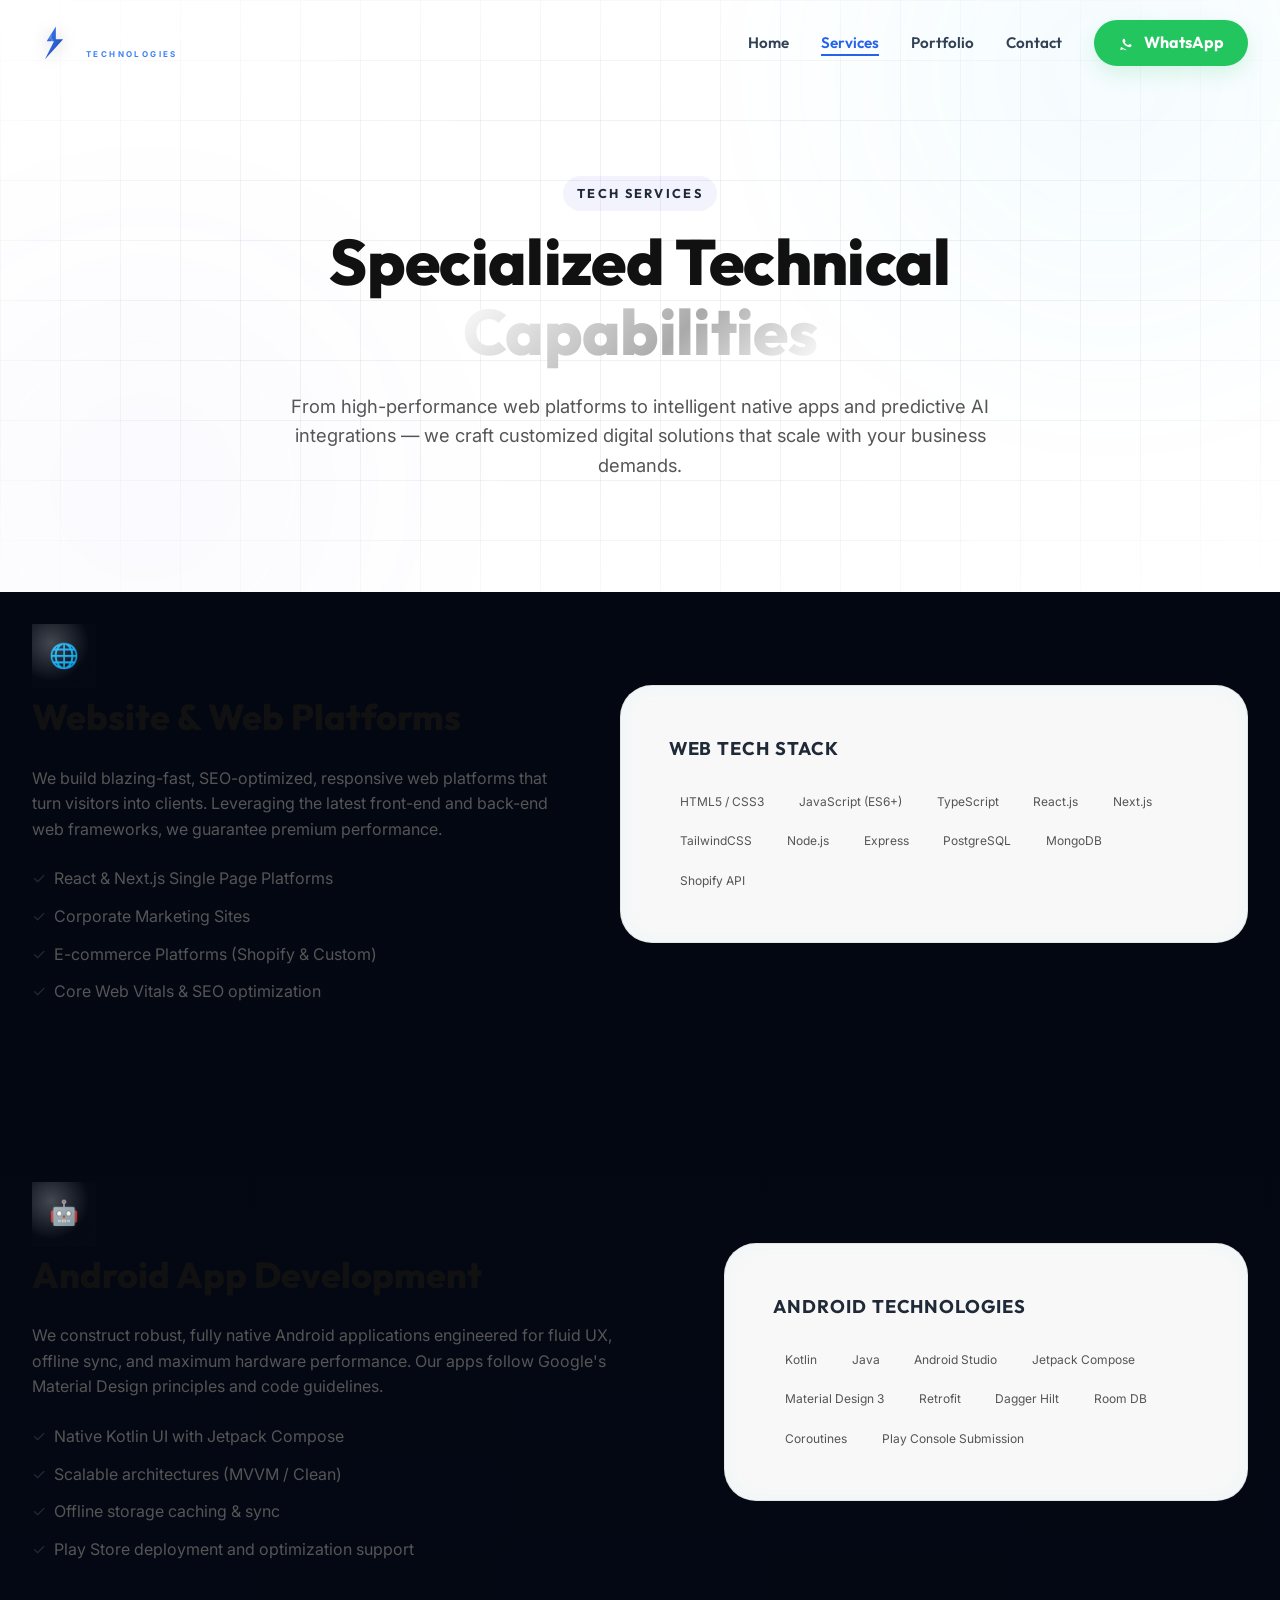
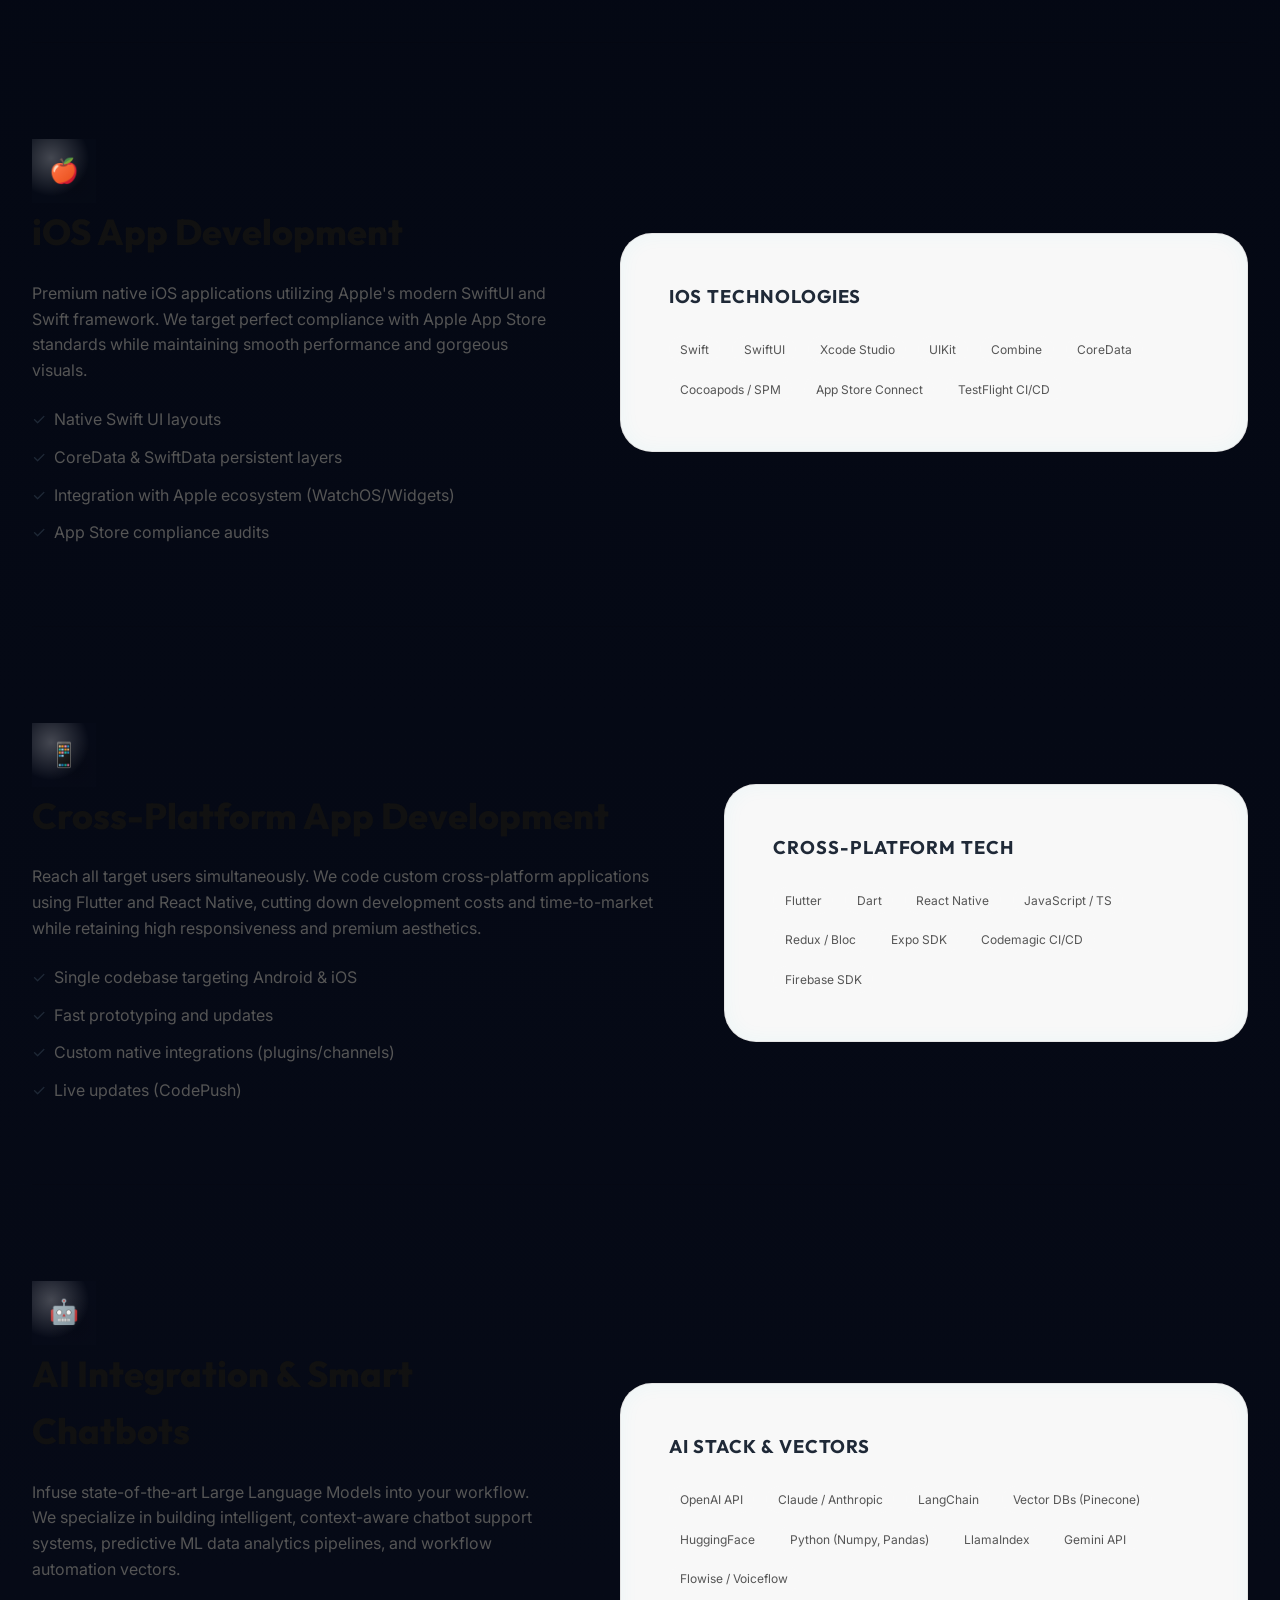
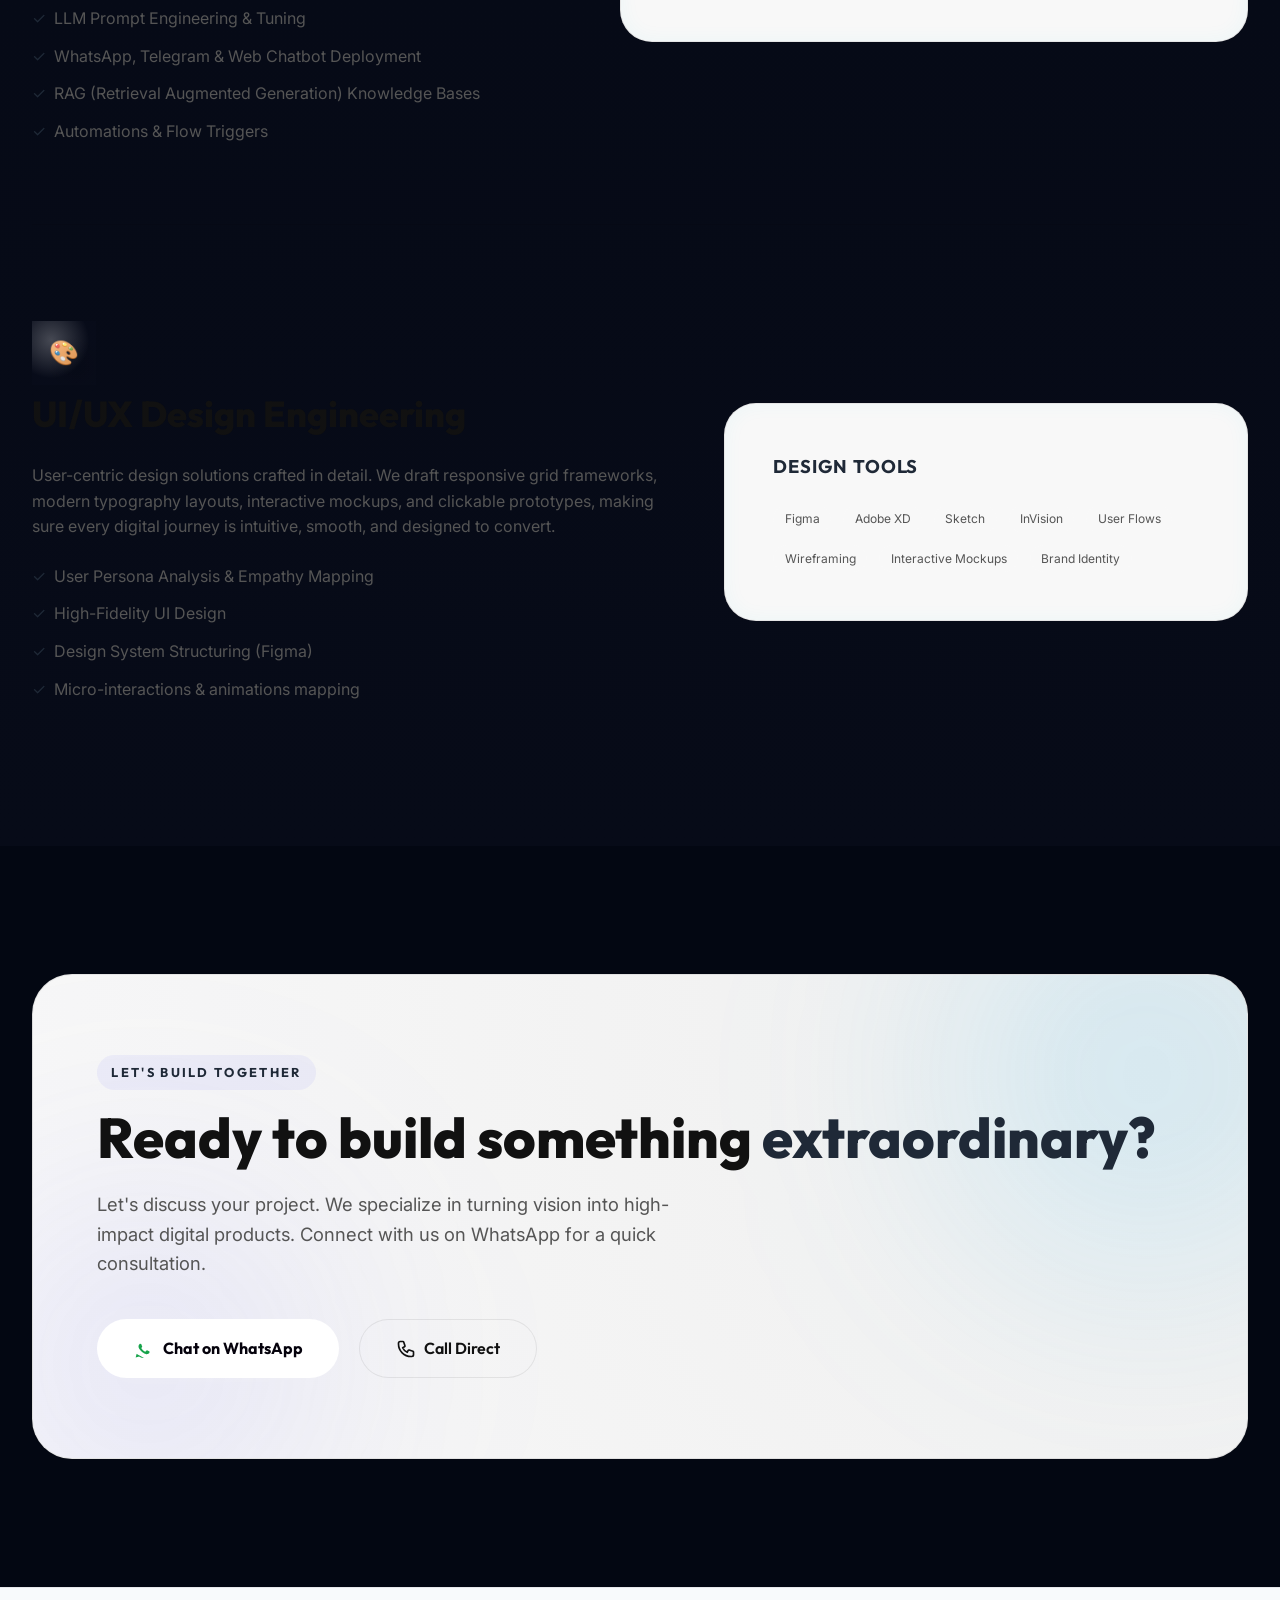
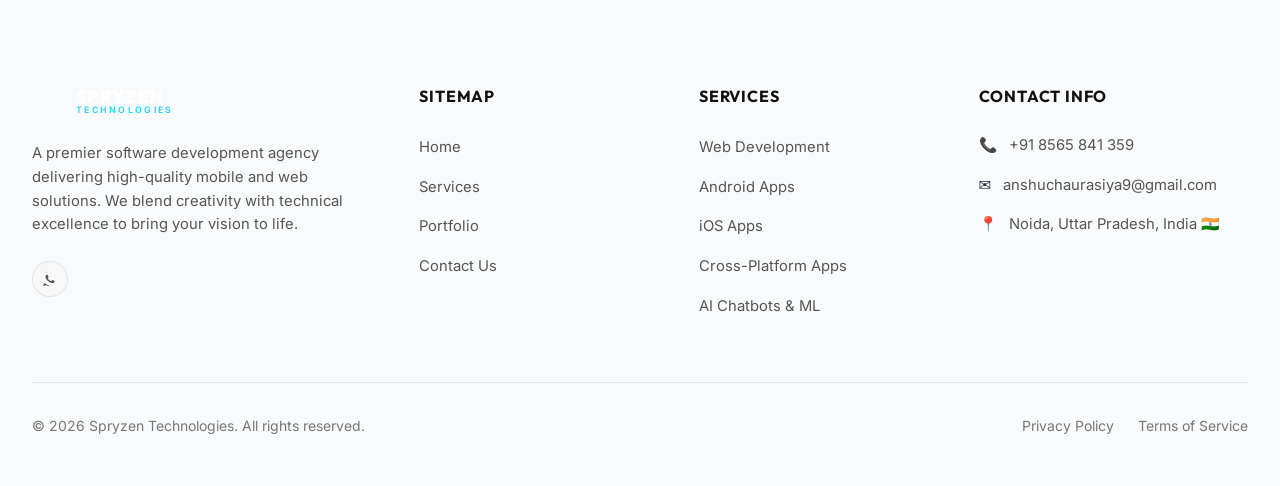
<file: services.html>
<!DOCTYPE html>
<html lang="en">
<head>
    <meta charset="UTF-8">
    <meta name="viewport" content="width=device-width, initial-scale=1.0">
    <meta name="description" content="Detailed services offered by Spryzen Technologies — Web, Android, iOS, Cross-platform, and AI integrations.">
    <title>Our Services | Spryzen Technologies</title>
    <link rel="stylesheet" href="style.css">
    <script src="script.js" defer></script>
</head>
<body>

    <!-- Custom Cursor Glow -->
    <div class="cursor-glow" aria-hidden="true"></div>

    <!-- Navigation Bar -->
    <nav class="nav scrolled" aria-label="Main navigation">
        <div class="container nav-inner">
            <a href="index.html" class="logo-wrapper" aria-label="Spryzen Technologies home">
                <!-- Modern Lightning Bolt Logo -->
                <svg viewBox="0 0 120 120" width="44" height="44" style="filter: drop-shadow(0 2px 8px rgba(0,0,0,0.2));">
                    <defs>
                        <linearGradient id="boltGrad" x1="0%" y1="0%" x2="100%" y2="100%">
                            <stop offset="0%" stop-color="#3b82f6" />
                            <stop offset="100%" stop-color="#1e40af" />
                        </linearGradient>
                    </defs>
                    <!-- Lightning Bolt Shape -->
                    <path d="M 65 15 L 40 55 L 60 55 L 35 105 L 85 50 L 65 50 Z" fill="url(#boltGrad)" />
                    <!-- Highlight accent -->
                    <path d="M 55 35 L 45 50 L 58 50 L 48 75" fill="rgba(255,255,255,0.25)" />
                </svg>
                <div style="display: flex; flex-direction: column; gap: 2px; line-height: 1;">
                    <span style="font-family: 'Outfit', sans-serif; font-weight: 900; font-size: 1.25rem; letter-spacing: 0.08em; color: #ffffff;">SPRYZEN</span>
                    <span style="font-size: 0.5rem; letter-spacing: 0.3em; font-weight: 700; color: #3b82f6; text-transform: uppercase;">TECHNOLOGIES</span>
                </div>
            </a>

            <ul class="nav-links nav-links-desktop" role="list">
                <li><a href="index.html" class="nav-link">Home</a></li>
                <li><a href="services.html" class="nav-link nav-link-active">Services</a></li>
                <li><a href="portfolio.html" class="nav-link">Portfolio</a></li>
                <li><a href="contact.html" class="nav-link">Contact</a></li>
                <li>
                    <a href="https://wa.me/918565841359" target="_blank" rel="noopener noreferrer" class="btn-whatsapp">
                        <svg width="18" height="18" fill="currentColor" viewBox="0 0 24 24">
                            <path d="M17.472 14.382c-.297-.149-1.758-.867-2.03-.967-.273-.099-.471-.148-.67.15-.197.297-.767.966-.94 1.164-.173.199-.347.223-.644.075-.297-.15-1.255-.463-2.39-1.475-.883-.788-1.48-1.761-1.653-2.059-.173-.297-.018-.458.13-.606.134-.133.298-.347.446-.52.149-.174.198-.298.298-.497.099-.198.05-.371-.025-.52-.075-.149-.669-1.612-.916-2.207-.242-.579-.487-.5-.669-.51-.173-.008-.371-.01-.57-.01-.198 0-.52.074-.792.372-.272.297-1.04 1.016-1.04 2.479 0 1.462 1.065 2.875 1.213 3.074.149.198 2.096 3.2 5.077 4.487.709.306 1.262.489 1.694.625.712.227 1.36.195 1.871.118.571-.085 1.758-.719 2.006-1.413.248-.694.248-1.289.173-1.413-.074-.124-.272-.198-.57-.347m-5.421 7.403h-.004a9.87 9.87 0 01-5.031-1.378l-.361-.214-3.741.982.998-3.648-.235-.374a9.86"/>
                        </svg>
                        <span>WhatsApp</span>
                    </a>
                </li>
            </ul>

            <button class="hamburger" aria-label="Open menu" aria-expanded="false">
                <span class="ham-line"></span>
                <span class="ham-line"></span>
                <span class="ham-line"></span>
            </button>
        </div>
    </nav>

    <!-- Mobile Overlay Links -->
    <ul class="nav-links-mobile nav-links" role="list">
        <li><a href="index.html" class="nav-link">Home</a></li>
        <li><a href="services.html" class="nav-link nav-link-active">Services</a></li>
        <li><a href="portfolio.html" class="nav-link">Portfolio</a></li>
        <li><a href="contact.html" class="nav-link">Contact</a></li>
        <li>
            <a href="https://wa.me/918565841359" target="_blank" rel="noopener noreferrer" class="btn-whatsapp">
                <svg width="18" height="18" fill="currentColor" viewBox="0 0 24 24">
                    <path d="M17.472 14.382c-.297-.149-1.758-.867-2.03-.967-.273-.099-.471-.148-.67.15-.197.297-.767.966-.94 1.164-.173.199-.347.223-.644.075-.297-.15-1.255-.463-2.39-1.475-.883-.788-1.48-1.761-1.653-2.059-.173-.297-.018-.458.13-.606.134-.133.298-.347.446-.52.149-.174.198-.298.298-.497.099-.198.05-.371-.025-.52-.075-.149-.669-1.612-.916-2.207-.242-.579-.487-.5-.669-.51-.173-.008-.371-.01-.57-.01-.198 0-.52.074-.792.372-.272.297-1.04 1.016-1.04 2.479 0 1.462 1.065 2.875 1.213 3.074.149.198 2.096 3.2 5.077 4.487.709.306 1.262.489 1.694.625.712.227 1.36.195 1.871.118.571-.085 1.758-.719 2.006-1.413.248-.694.248-1.289.173-1.413-.074-.124-.272-.198-.57-.347m-5.421 7.403h-.004a9.87 9.87 0 01-5.031-1.378l-.361-.214-3.741.982.998-3.648-.235-.374a9.86"/>
                </svg>
                <span>WhatsApp</span>
            </a>
        </li>
    </ul>

    <!-- Services Header Hero -->
    <header class="page-hero">
        <div class="hero-grid-bg" aria-hidden="true"></div>
        <div class="orb orb-cyan" style="width: 500px; height: 500px; top: -180px; right: -80px; opacity: 0.3;" aria-hidden="true"></div>
        <div class="orb orb-indigo" style="width: 450px; height: 450px; bottom: -120px; left: -80px; opacity: 0.25;" aria-hidden="true"></div>
        
        <div class="container page-hero-inner reveal">
            <span class="section-tag">Tech Services</span>
            <h1 class="page-hero-title font-display">Specialized Technical <span class="gradient-text">Capabilities</span></h1>
            <p class="page-hero-subtitle">
                From high-performance web platforms to intelligent native apps and predictive AI integrations — we craft customized digital solutions that scale with your business demands.
            </p>
        </div>
    </header>

    <!-- Services Detailed List Section -->
    <section class="section" style="background: linear-gradient(to bottom, #030712, #070b18); padding-top: 2rem;">
        <div class="container" style="display: flex; flex-direction: column; gap: 6rem;">
            
            <!-- Web Development Detailed Card -->
            <div id="web" class="reveal" style="display: grid; grid-template-columns: 1fr 1.2fr; gap: 4rem; align-items: center; border-bottom: 1px solid var(--clr-border); padding-bottom: 5rem;">
                <div>
                    <div class="svc-icon-wrapper" style="width: 64px; height: 64px; font-size: 1.5rem; background: var(--clr-cyan-dim); border-color: var(--clr-cyan); color: var(--clr-cyan);">🌐</div>
                    <h2 class="font-display" style="font-size: 2.25rem; font-weight: 800; margin-bottom: 1.25rem;">Website & Web Platforms</h2>
                    <p style="color: var(--clr-text-secondary); margin-bottom: 1.5rem;">
                        We build blazing-fast, SEO-optimized, responsive web platforms that turn visitors into clients. Leveraging the latest front-end and back-end web frameworks, we guarantee premium performance.
                    </p>
                    <ul style="list-style: none; display: flex; flex-direction: column; gap: 0.75rem; color: var(--clr-text-secondary);">
                        <li style="display: flex; align-items: center; gap: 0.5rem;"><span style="color: var(--clr-cyan);">✓</span> React & Next.js Single Page Platforms</li>
                        <li style="display: flex; align-items: center; gap: 0.5rem;"><span style="color: var(--clr-cyan);">✓</span> Corporate Marketing Sites</li>
                        <li style="display: flex; align-items: center; gap: 0.5rem;"><span style="color: var(--clr-cyan);">✓</span> E-commerce Platforms (Shopify & Custom)</li>
                        <li style="display: flex; align-items: center; gap: 0.5rem;"><span style="color: var(--clr-cyan);">✓</span> Core Web Vitals & SEO optimization</li>
                    </ul>
                </div>
                <div style="background: var(--clr-surface); border: 1px solid var(--clr-border); border-radius: var(--radius-xl); padding: 3rem; box-shadow: inset 0 0 20px rgba(34, 211, 238, 0.05);">
                    <h3 class="font-display" style="font-size: 1.15rem; font-weight: 700; color: var(--clr-cyan); margin-bottom: 1.5rem; text-transform: uppercase; letter-spacing: 0.05em;">Web Tech Stack</h3>
                    <div style="display: flex; flex-wrap: wrap; gap: 0.75rem;">
                        <span class="project-tag">HTML5 / CSS3</span>
                        <span class="project-tag">JavaScript (ES6+)</span>
                        <span class="project-tag">TypeScript</span>
                        <span class="project-tag">React.js</span>
                        <span class="project-tag">Next.js</span>
                        <span class="project-tag">TailwindCSS</span>
                        <span class="project-tag">Node.js</span>
                        <span class="project-tag">Express</span>
                        <span class="project-tag">PostgreSQL</span>
                        <span class="project-tag">MongoDB</span>
                        <span class="project-tag">Shopify API</span>
                    </div>
                </div>
            </div>

            <!-- Android Development Detailed Card -->
            <div id="android" class="reveal" style="display: grid; grid-template-columns: 1.2fr 1fr; gap: 4rem; align-items: center; border-bottom: 1px solid var(--clr-border); padding-bottom: 5rem;">
                <div style="background: var(--clr-surface); border: 1px solid var(--clr-border); border-radius: var(--radius-xl); padding: 3rem; box-shadow: inset 0 0 20px rgba(34, 211, 238, 0.05); order: 2;">
                    <h3 class="font-display" style="font-size: 1.15rem; font-weight: 700; color: var(--clr-cyan); margin-bottom: 1.5rem; text-transform: uppercase; letter-spacing: 0.05em;">Android Technologies</h3>
                    <div style="display: flex; flex-wrap: wrap; gap: 0.75rem;">
                        <span class="project-tag">Kotlin</span>
                        <span class="project-tag">Java</span>
                        <span class="project-tag">Android Studio</span>
                        <span class="project-tag">Jetpack Compose</span>
                        <span class="project-tag">Material Design 3</span>
                        <span class="project-tag">Retrofit</span>
                        <span class="project-tag">Dagger Hilt</span>
                        <span class="project-tag">Room DB</span>
                        <span class="project-tag">Coroutines</span>
                        <span class="project-tag">Play Console Submission</span>
                    </div>
                </div>
                <div style="order: 1;">
                    <div class="svc-icon-wrapper" style="width: 64px; height: 64px; font-size: 1.5rem; background: var(--clr-cyan-dim); border-color: var(--clr-cyan); color: var(--clr-cyan);">🤖</div>
                    <h2 class="font-display" style="font-size: 2.25rem; font-weight: 800; margin-bottom: 1.25rem;">Android App Development</h2>
                    <p style="color: var(--clr-text-secondary); margin-bottom: 1.5rem;">
                        We construct robust, fully native Android applications engineered for fluid UX, offline sync, and maximum hardware performance. Our apps follow Google's Material Design principles and code guidelines.
                    </p>
                    <ul style="list-style: none; display: flex; flex-direction: column; gap: 0.75rem; color: var(--clr-text-secondary);">
                        <li style="display: flex; align-items: center; gap: 0.5rem;"><span style="color: var(--clr-cyan);">✓</span> Native Kotlin UI with Jetpack Compose</li>
                        <li style="display: flex; align-items: center; gap: 0.5rem;"><span style="color: var(--clr-cyan);">✓</span> Scalable architectures (MVVM / Clean)</li>
                        <li style="display: flex; align-items: center; gap: 0.5rem;"><span style="color: var(--clr-cyan);">✓</span> Offline storage caching & sync</li>
                        <li style="display: flex; align-items: center; gap: 0.5rem;"><span style="color: var(--clr-cyan);">✓</span> Play Store deployment and optimization support</li>
                    </ul>
                </div>
            </div>

            <!-- iOS Development Detailed Card -->
            <div id="ios" class="reveal" style="display: grid; grid-template-columns: 1fr 1.2fr; gap: 4rem; align-items: center; border-bottom: 1px solid var(--clr-border); padding-bottom: 5rem;">
                <div>
                    <div class="svc-icon-wrapper" style="width: 64px; height: 64px; font-size: 1.5rem; background: var(--clr-cyan-dim); border-color: var(--clr-cyan); color: var(--clr-cyan);">🍎</div>
                    <h2 class="font-display" style="font-size: 2.25rem; font-weight: 800; margin-bottom: 1.25rem;">iOS App Development</h2>
                    <p style="color: var(--clr-text-secondary); margin-bottom: 1.5rem;">
                        Premium native iOS applications utilizing Apple's modern SwiftUI and Swift framework. We target perfect compliance with Apple App Store standards while maintaining smooth performance and gorgeous visuals.
                    </p>
                    <ul style="list-style: none; display: flex; flex-direction: column; gap: 0.75rem; color: var(--clr-text-secondary);">
                        <li style="display: flex; align-items: center; gap: 0.5rem;"><span style="color: var(--clr-cyan);">✓</span> Native Swift UI layouts</li>
                        <li style="display: flex; align-items: center; gap: 0.5rem;"><span style="color: var(--clr-cyan);">✓</span> CoreData & SwiftData persistent layers</li>
                        <li style="display: flex; align-items: center; gap: 0.5rem;"><span style="color: var(--clr-cyan);">✓</span> Integration with Apple ecosystem (WatchOS/Widgets)</li>
                        <li style="display: flex; align-items: center; gap: 0.5rem;"><span style="color: var(--clr-cyan);">✓</span> App Store compliance audits</li>
                    </ul>
                </div>
                <div style="background: var(--clr-surface); border: 1px solid var(--clr-border); border-radius: var(--radius-xl); padding: 3rem; box-shadow: inset 0 0 20px rgba(34, 211, 238, 0.05);">
                    <h3 class="font-display" style="font-size: 1.15rem; font-weight: 700; color: var(--clr-cyan); margin-bottom: 1.5rem; text-transform: uppercase; letter-spacing: 0.05em;">iOS Technologies</h3>
                    <div style="display: flex; flex-wrap: wrap; gap: 0.75rem;">
                        <span class="project-tag">Swift</span>
                        <span class="project-tag">SwiftUI</span>
                        <span class="project-tag">Xcode Studio</span>
                        <span class="project-tag">UIKit</span>
                        <span class="project-tag">Combine</span>
                        <span class="project-tag">CoreData</span>
                        <span class="project-tag">Cocoapods / SPM</span>
                        <span class="project-tag">App Store Connect</span>
                        <span class="project-tag">TestFlight CI/CD</span>
                    </div>
                </div>
            </div>

            <!-- Cross Platform Detailed Card -->
            <div id="cross" class="reveal" style="display: grid; grid-template-columns: 1.2fr 1fr; gap: 4rem; align-items: center; border-bottom: 1px solid var(--clr-border); padding-bottom: 5rem;">
                <div style="background: var(--clr-surface); border: 1px solid var(--clr-border); border-radius: var(--radius-xl); padding: 3rem; box-shadow: inset 0 0 20px rgba(34, 211, 238, 0.05); order: 2;">
                    <h3 class="font-display" style="font-size: 1.15rem; font-weight: 700; color: var(--clr-cyan); margin-bottom: 1.5rem; text-transform: uppercase; letter-spacing: 0.05em;">Cross-Platform Tech</h3>
                    <div style="display: flex; flex-wrap: wrap; gap: 0.75rem;">
                        <span class="project-tag">Flutter</span>
                        <span class="project-tag">Dart</span>
                        <span class="project-tag">React Native</span>
                        <span class="project-tag">JavaScript / TS</span>
                        <span class="project-tag">Redux / Bloc</span>
                        <span class="project-tag">Expo SDK</span>
                        <span class="project-tag">Codemagic CI/CD</span>
                        <span class="project-tag">Firebase SDK</span>
                    </div>
                </div>
                <div style="order: 1;">
                    <div class="svc-icon-wrapper" style="width: 64px; height: 64px; font-size: 1.5rem; background: var(--clr-cyan-dim); border-color: var(--clr-cyan); color: var(--clr-cyan);">📱</div>
                    <h2 class="font-display" style="font-size: 2.25rem; font-weight: 800; margin-bottom: 1.25rem;">Cross-Platform App Development</h2>
                    <p style="color: var(--clr-text-secondary); margin-bottom: 1.5rem;">
                        Reach all target users simultaneously. We code custom cross-platform applications using Flutter and React Native, cutting down development costs and time-to-market while retaining high responsiveness and premium aesthetics.
                    </p>
                    <ul style="list-style: none; display: flex; flex-direction: column; gap: 0.75rem; color: var(--clr-text-secondary);">
                        <li style="display: flex; align-items: center; gap: 0.5rem;"><span style="color: var(--clr-cyan);">✓</span> Single codebase targeting Android & iOS</li>
                        <li style="display: flex; align-items: center; gap: 0.5rem;"><span style="color: var(--clr-cyan);">✓</span> Fast prototyping and updates</li>
                        <li style="display: flex; align-items: center; gap: 0.5rem;"><span style="color: var(--clr-cyan);">✓</span> Custom native integrations (plugins/channels)</li>
                        <li style="display: flex; align-items: center; gap: 0.5rem;"><span style="color: var(--clr-cyan);">✓</span> Live updates (CodePush)</li>
                    </ul>
                </div>
            </div>

            <!-- AI Integration Detailed Card -->
            <div id="ai" class="reveal" style="display: grid; grid-template-columns: 1fr 1.2fr; gap: 4rem; align-items: center; border-bottom: 1px solid var(--clr-border); padding-bottom: 5rem;">
                <div>
                    <div class="svc-icon-wrapper" style="width: 64px; height: 64px; font-size: 1.5rem; background: var(--clr-cyan-dim); border-color: var(--clr-cyan); color: var(--clr-cyan);">🤖</div>
                    <h2 class="font-display" style="font-size: 2.25rem; font-weight: 800; margin-bottom: 1.25rem;">AI Integration & Smart Chatbots</h2>
                    <p style="color: var(--clr-text-secondary); margin-bottom: 1.5rem;">
                        Infuse state-of-the-art Large Language Models into your workflow. We specialize in building intelligent, context-aware chatbot support systems, predictive ML data analytics pipelines, and workflow automation vectors.
                    </p>
                    <ul style="list-style: none; display: flex; flex-direction: column; gap: 0.75rem; color: var(--clr-text-secondary);">
                        <li style="display: flex; align-items: center; gap: 0.5rem;"><span style="color: var(--clr-cyan);">✓</span> LLM Prompt Engineering & Tuning</li>
                        <li style="display: flex; align-items: center; gap: 0.5rem;"><span style="color: var(--clr-cyan);">✓</span> WhatsApp, Telegram & Web Chatbot Deployment</li>
                        <li style="display: flex; align-items: center; gap: 0.5rem;"><span style="color: var(--clr-cyan);">✓</span> RAG (Retrieval Augmented Generation) Knowledge Bases</li>
                        <li style="display: flex; align-items: center; gap: 0.5rem;"><span style="color: var(--clr-cyan);">✓</span> Automations & Flow Triggers</li>
                    </ul>
                </div>
                <div style="background: var(--clr-surface); border: 1px solid var(--clr-border); border-radius: var(--radius-xl); padding: 3rem; box-shadow: inset 0 0 20px rgba(34, 211, 238, 0.05);">
                    <h3 class="font-display" style="font-size: 1.15rem; font-weight: 700; color: var(--clr-cyan); margin-bottom: 1.5rem; text-transform: uppercase; letter-spacing: 0.05em;">AI Stack & Vectors</h3>
                    <div style="display: flex; flex-wrap: wrap; gap: 0.75rem;">
                        <span class="project-tag">OpenAI API</span>
                        <span class="project-tag">Claude / Anthropic</span>
                        <span class="project-tag">LangChain</span>
                        <span class="project-tag">Vector DBs (Pinecone)</span>
                        <span class="project-tag">HuggingFace</span>
                        <span class="project-tag">Python (Numpy, Pandas)</span>
                        <span class="project-tag">LlamaIndex</span>
                        <span class="project-tag">Gemini API</span>
                        <span class="project-tag">Flowise / Voiceflow</span>
                    </div>
                </div>
            </div>

            <!-- UI/UX Detailed Card -->
            <div id="uiux" class="reveal" style="display: grid; grid-template-columns: 1.2fr 1fr; gap: 4rem; align-items: center; padding-bottom: 2rem;">
                <div style="background: var(--clr-surface); border: 1px solid var(--clr-border); border-radius: var(--radius-xl); padding: 3rem; box-shadow: inset 0 0 20px rgba(34, 211, 238, 0.05); order: 2;">
                    <h3 class="font-display" style="font-size: 1.15rem; font-weight: 700; color: var(--clr-cyan); margin-bottom: 1.5rem; text-transform: uppercase; letter-spacing: 0.05em;">Design Tools</h3>
                    <div style="display: flex; flex-wrap: wrap; gap: 0.75rem;">
                        <span class="project-tag">Figma</span>
                        <span class="project-tag">Adobe XD</span>
                        <span class="project-tag">Sketch</span>
                        <span class="project-tag">InVision</span>
                        <span class="project-tag">User Flows</span>
                        <span class="project-tag">Wireframing</span>
                        <span class="project-tag">Interactive Mockups</span>
                        <span class="project-tag">Brand Identity</span>
                    </div>
                </div>
                <div style="order: 1;">
                    <div class="svc-icon-wrapper" style="width: 64px; height: 64px; font-size: 1.5rem; background: var(--clr-cyan-dim); border-color: var(--clr-cyan); color: var(--clr-cyan);">🎨</div>
                    <h2 class="font-display" style="font-size: 2.25rem; font-weight: 800; margin-bottom: 1.25rem;">UI/UX Design Engineering</h2>
                    <p style="color: var(--clr-text-secondary); margin-bottom: 1.5rem;">
                        User-centric design solutions crafted in detail. We draft responsive grid frameworks, modern typography layouts, interactive mockups, and clickable prototypes, making sure every digital journey is intuitive, smooth, and designed to convert.
                    </p>
                    <ul style="list-style: none; display: flex; flex-direction: column; gap: 0.75rem; color: var(--clr-text-secondary);">
                        <li style="display: flex; align-items: center; gap: 0.5rem;"><span style="color: var(--clr-cyan);">✓</span> User Persona Analysis & Empathy Mapping</li>
                        <li style="display: flex; align-items: center; gap: 0.5rem;"><span style="color: var(--clr-cyan);">✓</span> High-Fidelity UI Design</li>
                        <li style="display: flex; align-items: center; gap: 0.5rem;"><span style="color: var(--clr-cyan);">✓</span> Design System Structuring (Figma)</li>
                        <li style="display: flex; align-items: center; gap: 0.5rem;"><span style="color: var(--clr-cyan);">✓</span> Micro-interactions & animations mapping</li>
                    </ul>
                </div>
            </div>

        </div>
    </section>

    <!-- Call to Action Banner -->
    <section class="cta-section" style="background: #030712;">
        <div class="container">
            <div class="cta-card reveal">
                <div class="orb orb-cyan" style="width: 400px; height: 400px; top: -100px; right: -100px;" aria-hidden="true"></div>
                <div class="orb orb-indigo" style="width: 350px; height: 350px; bottom: -80px; left: -60px;" aria-hidden="true"></div>
                
                <div style="position: relative; z-index: 1;">
                    <span class="section-tag">Let's Build Together</span>
                    <h2 class="cta-title font-display">Ready to build something <span class="text-cyan">extraordinary?</span></h2>
                    <p class="cta-subtitle">
                        Let's discuss your project. We specialize in turning vision into high-impact digital products. Connect with us on WhatsApp for a quick consultation.
                    </p>
                    <div class="cta-btns">
                        <a href="https://wa.me/918565841359" target="_blank" rel="noopener noreferrer" class="btn-cta-primary">
                            <svg width="22" height="22" fill="#16a34a" viewBox="0 0 24 24">
                                <path d="M17.472 14.382c-.297-.149-1.758-.867-2.03-.967-.273-.099-.471-.148-.67.15-.197.297-.767.966-.94 1.164-.173.199-.347.223-.644.075-.297-.15-1.255-.463-2.39-1.475-.883-.788-1.48-1.761-1.653-2.059-.173-.297-.018-.458.13-.606.134-.133.298-.347.446-.52.149-.174.198-.298.298-.497.099-.198.05-.371-.025-.52-.075-.149-.669-1.612-.916-2.207-.242-.579-.487-.5-.669-.51-.173-.008-.371-.01-.57-.01-.198 0-.52.074-.792.372-.272.297-1.04 1.016-1.04 2.479 0 1.462 1.065 2.875 1.213 3.074.149.198 2.096 3.2 5.077 4.487.709.306 1.262.489 1.694.625.712.227 1.36.195 1.871.118.571-.085 1.758-.719 2.006-1.413.248-.694.248-1.289.173-1.413-.074-.124-.272-.198-.57-.347m-5.421 7.403h-.004a9.87 9.87 0 01-5.031-1.378l-.361-.214-3.741.982.998-3.648-.235-.374a9.86"/>
                            </svg>
                            <span>Chat on WhatsApp</span>
                        </a>
                        <a href="tel:8565841359" class="btn-cta-secondary">
                            <svg width="20" height="20" fill="none" viewBox="0 0 24 24" stroke="currentColor">
                                <path stroke-linecap="round" stroke-linejoin="round" stroke-width="2" d="M3 5a2 2 0 012-2h3.28a1 1 0 01.948.684l1.498 4.493a1 1 0 01-.502 1.21l-2.257 1.13a11.042 11.042 0 005.516 5.516l1.13-2.257a1 1 0 011.21-.502l4.493 1.498a1 1 0 01.684.949V19a2 2 0 01-2 2h-1C9.716 21 3 14.284 3 6V5z"/>
                            </svg>
                            <span>Call Direct</span>
                        </a>
                    </div>
                </div>
            </div>
        </div>
    </section>

    <!-- Footer Section -->
    <footer class="footer" aria-label="Site footer">
        <div class="container">
            <div class="footer-grid">
                <div>
                    <a href="index.html" class="logo-wrapper">
                        <svg viewBox="0 0 100 100" width="34" height="34" style="filter: drop-shadow(0 0 6px rgba(34,211,238,0.55));">
                            <path d="M35 12 L78 12 L55 44 L88 44 L28 92 L46 56 L14 56 Z" fill="url(#logoGrad)" />
                        </svg>
                        <div style="display: flex; flex-direction: column; gap: 1px; line-height: 1;">
                            <span style="font-family: 'Outfit', sans-serif; font-weight: 800; font-size: 1.1rem; letter-spacing: 0.08em; color: #ffffff;">SPRYZEN</span>
                            <span style="font-size: 0.55rem; letter-spacing: 0.26em; font-weight: 600; color: #22d3ee; text-transform: uppercase;">TECHNOLOGIES</span>
                        </div>
                    </a>
                    <p class="footer-brand-tagline">
                        A premier software development agency delivering high-quality mobile and web solutions. We blend creativity with technical excellence to bring your vision to life.
                    </p>
                    <div class="footer-socials">
                        <a href="https://wa.me/918565841359" target="_blank" rel="noopener noreferrer" class="footer-social-btn" aria-label="WhatsApp">
                            <svg width="18" height="18" fill="currentColor" viewBox="0 0 24 24">
                                <path d="M17.472 14.382c-.297-.149-1.758-.867-2.03-.967-.273-.099-.471-.148-.67.15-.197.297-.767.966-.94 1.164-.173.199-.347.223-.644.075-.297-.15-1.255-.463-2.39-1.475-.883-.788-1.48-1.761-1.653-2.059-.173-.297-.018-.458.13-.606.134-.133.298-.347.446-.52.149-.174.198-.298.298-.497.099-.198.05-.371-.025-.52-.075-.149-.669-1.612-.916-2.207-.242-.579-.487-.5-.669-.51-.173-.008-.371-.01-.57-.01-.198 0-.52.074-.792.372-.272.297-1.04 1.016-1.04 2.479 0 1.462 1.065 2.875 1.213 3.074.149.198 2.096 3.2 5.077 4.487.709.306 1.262.489 1.694.625.712.227 1.36.195 1.871.118.571-.085 1.758-.719 2.006-1.413.248-.694.248-1.289.173-1.413-.074-.124-.272-.198-.57-.347m-5.421 7.403h-.004a9.87 9.87 0 01-5.031-1.378l-.361-.214-3.741.982.998-3.648-.235-.374a9.86"/>
                            </svg>
                        </a>
                    </div>
                </div>

                <div>
                    <h3 class="footer-heading">Sitemap</h3>
                    <ul class="footer-links">
                        <li><a href="index.html">Home</a></li>
                        <li><a href="services.html">Services</a></li>
                        <li><a href="portfolio.html">Portfolio</a></li>
                        <li><a href="contact.html">Contact Us</a></li>
                    </ul>
                </div>

                <div>
                    <h3 class="footer-heading">Services</h3>
                    <ul class="footer-links">
                        <li><a href="services.html#web">Web Development</a></li>
                        <li><a href="services.html#android">Android Apps</a></li>
                        <li><a href="services.html#ios">iOS Apps</a></li>
                        <li><a href="services.html#cross">Cross-Platform Apps</a></li>
                        <li><a href="services.html#ai">AI Chatbots & ML</a></li>
                    </ul>
                </div>

                <div>
                    <h3 class="footer-heading">Contact Info</h3>
                    <ul class="footer-contact-details">
                        <li class="footer-contact-item">
                            <span>📞</span>
                            <a href="tel:8565841359">+91 8565 841 359</a>
                        </li>
                        <li class="footer-contact-item">
                            <span>✉️</span>
                            <a href="mailto:anshuchaurasiya9@gmail.com">anshuchaurasiya9@gmail.com</a>
                        </li>
                        <li class="footer-contact-item">
                            <span>📍</span>
                            <span>Noida, Uttar Pradesh, India 🇮🇳</span>
                        </li>
                    </ul>
                </div>
            </div>

            <div class="footer-bottom">
                <div>© 2026 Spryzen Technologies. All rights reserved.</div>
                <div style="display: flex; gap: 1.5rem;">
                    <a href="#" style="color: inherit; text-decoration: none;">Privacy Policy</a>
                    <a href="#" style="color: inherit; text-decoration: none;">Terms of Service</a>
                </div>
            </div>
        </div>
    </footer>

</body>
</html>
</file>
<file: style.css>
/* Google Fonts */
@import url('https://fonts.googleapis.com/css2?family=Inter:wght@300;400;500;600;700&family=Outfit:wght@400;600;700;800;900&display=swap');

/* Reset and Variables */
:root {
    --clr-bg: #ffffff;
    --clr-surface: #f8f8f8;
    --clr-surface-2: #eeeeee;
    --clr-text-primary: #111111;
    --clr-text-secondary: #555555;
    --clr-text-muted: #777777;

    /* Monochrome Palette */
    --clr-accent: #1f2937;
    --clr-accent-dim: rgba(31, 41, 55, 0.08);
    --clr-accent-mid: rgba(31, 41, 55, 0.15);

    /* Aliases for backwards compat */
    --clr-violet: #1f2937;
    --clr-pink: #1f2937;
    --clr-orange: #7c3aed;
    --clr-cyan: #1f2937;
    --clr-indigo: #4b5563;
    --clr-violet-dim: rgba(31, 41, 55, 0.06);
    --clr-pink-dim: rgba(31, 41, 55, 0.06);
    --clr-cyan-dim: rgba(31, 41, 55, 0.06);

    /* Borders */
    --clr-border: rgba(0, 0, 0, 0.08);
    --clr-border-hover: rgba(0, 0, 0, 0.18);

    /* Fonts */
    --font-sans: "Inter", system-ui, -apple-system, sans-serif;
    --font-display: "Outfit", system-ui, -apple-system, sans-serif;

    /* Animations & Transitions */
    --transition-base: 0.3s ease;
    --transition-smooth: 0.3s cubic-bezier(0.4, 0, 0.2, 1);
    --transition-slow: 0.6s cubic-bezier(0.4, 0, 0.2, 1);
    --shadow-sm: 0 2px 8px rgba(0, 0, 0, 0.08);
    --shadow-md: 0 6px 20px rgba(0, 0, 0, 0.1);
    --shadow-lg: 0 12px 35px rgba(0, 0, 0, 0.12);
    --shadow-xl: 0 20px 50px rgba(0, 0, 0, 0.15);
    --radius-lg: 1.25rem;
    --radius-xl: 2rem;
    --radius-2xl: 2.5rem;
}

* {
    box-sizing: border-box;
    margin: 0;
    padding: 0;
}

html {
    scroll-behavior: smooth;
    scroll-padding-top: 85px;
    background-color: var(--clr-bg);
    color: var(--clr-text-primary);
    font-family: var(--font-sans);
    overflow-x: hidden;
}

body {
    background-color: var(--clr-bg);
    color: var(--clr-text-primary);
    font-family: var(--font-sans);
    line-height: 1.6;
    overflow-x: hidden;
    position: relative;
    min-height: 100vh;
}

/* Custom Scrollbar */
::-webkit-scrollbar {
    width: 8px;
}
::-webkit-scrollbar-track {
    background: var(--clr-bg);
}
::-webkit-scrollbar-thumb {
    background: #1e1b4b;
    border-radius: 4px;
}
::-webkit-scrollbar-thumb:hover {
    background: #312e81;
}

/* Interactive Cursor Glow */
.cursor-glow {
    position: fixed;
    width: 600px;
    height: 600px;
    background: radial-gradient(circle, rgba(255, 255, 255, 0.04) 0%, rgba(255,255,255,0.01) 45%, rgba(0,0,0,0) 70%);
    border-radius: 50%;
    pointer-events: none;
    transform: translate(-50%, -50%);
    z-index: 1;
    mix-blend-mode: screen;
    transition: width 0.3s, height 0.3s;
}

/* Base Layout Container */
.container {
    width: 100%;
    max-width: 1280px;
    margin: 0 auto;
    padding: 0 2rem;
    position: relative;
}

/* Ambient Glow Orbs */
.orb {
    position: absolute;
    border-radius: 50%;
    filter: blur(120px);
    pointer-events: none;
    z-index: 0;
    transition: transform 0.5s ease-in-out;
}
.orb-violet {
    background: rgba(255, 255, 255, 0.06);
}
.orb-magenta {
    background: rgba(255, 255, 255, 0.05);
}
.orb-orange {
    background: rgba(255, 255, 255, 0.04);
}
.orb-cyan {
    background: rgba(56, 189, 248, 0.16);
    animation: driftOrb1 20s ease-in-out infinite;
}
.orb-indigo {
    background: rgba(99, 102, 241, 0.12);
    animation: driftOrb2 25s ease-in-out infinite;
}
.orb-blue {
    background: rgba(59, 130, 246, 0.10);
    animation: driftOrb3 22s ease-in-out infinite;
}

@keyframes driftOrb1 {
    0%, 100% { transform: translate(0, 0) scale(1); }
    33% { transform: translate(30px, -50px) scale(1.08); }
    66% { transform: translate(-20px, 20px) scale(0.95); }
}
@keyframes driftOrb2 {
    0%, 100% { transform: translate(0, 0) scale(1); }
    33% { transform: translate(-40px, 40px) scale(0.92); }
    66% { transform: translate(30px, -20px) scale(1.05); }
}
@keyframes driftOrb3 {
    0%, 100% { transform: translate(0, 0) scale(1); }
    33% { transform: translate(20px, 30px) scale(1.05); }
    66% { transform: translate(-30px, -30px) scale(0.95); }
}

/* Grid Background effect */
.hero-grid-bg {
    position: absolute;
    top: 0;
    left: 0;
    right: 0;
    height: 100%;
    background-image:
        linear-gradient(rgba(15, 23, 42, 0.06) 1px, transparent 1px),
        linear-gradient(90deg, rgba(15, 23, 42, 0.06) 1px, transparent 1px);
    background-size: 60px 60px;
    mask-image: radial-gradient(ellipse at 50% 50%, black 45%, transparent 100%);
    -webkit-mask-image: radial-gradient(ellipse at 50% 50%, black 45%, transparent 100%);
    pointer-events: none;
    z-index: 0;
}

.text-cyan {
    color: var(--clr-accent);
}

/* Typography elements */
.font-display {
    font-family: var(--font-display);
}

.gradient-text {
    background: linear-gradient(135deg, #ffffff 0%, #aaaaaa 60%, #ffffff 100%);
    -webkit-background-clip: text;
    -webkit-text-fill-color: transparent;
    background-clip: text;
}

/* Buttons */
.btn-primary {
    display: inline-flex;
    align-items: center;
    gap: 0.5rem;
    background: #2563eb;
    color: #ffffff;
    font-family: var(--font-display);
    font-weight: 700;
    padding: 0.95rem 2.1rem;
    border-radius: 9999px;
    border: none;
    cursor: pointer;
    text-decoration: none;
    transition: all 0.3s ease;
    box-shadow: 0 8px 24px rgba(37, 99, 235, 0.18);
    position: relative;
    overflow: hidden;
}
.btn-primary::before {
    content: '';
    position: absolute;
    top: 0;
    left: -100%;
    width: 100%;
    height: 100%;
    background: rgba(255, 255, 255, 0.15);
    transition: left 0.3s ease;
}
.btn-primary:hover {
    transform: translateY(-3px);
    box-shadow: 0 14px 40px rgba(37, 99, 235, 0.25);
    background: #1d4ed8;
}
.btn-primary:hover::before {
    left: 100%;
}
.btn-primary:active {
    transform: translateY(-1px);
}

.btn-secondary {
    display: inline-flex;
    align-items: center;
    gap: 0.5rem;
    background: rgba(56, 189, 248, 0.1);
    color: #2563eb;
    font-family: var(--font-display);
    font-weight: 600;
    padding: 0.875rem 2rem;
    border-radius: 9999px;
    border: 1.5px solid rgba(37, 99, 235, 0.25);
    cursor: pointer;
    text-decoration: none;
    transition: all 0.3s ease;
}
.btn-secondary:hover {
    background: rgba(37, 99, 235, 0.15);
    border-color: rgba(37, 99, 235, 0.5);
    color: #1d4ed8;
    transform: translateY(-2px);
    box-shadow: 0 8px 20px rgba(37, 99, 235, 0.15);
}

.btn-whatsapp {
    display: inline-flex;
    align-items: center;
    gap: 0.5rem;
    background: #22c55e;
    color: #ffffff;
    font-family: var(--font-display);
    font-weight: 700;
    padding: 0.625rem 1.5rem;
    border-radius: 9999px;
    border: none;
    cursor: pointer;
    text-decoration: none;
    transition: all 0.3s ease;
    box-shadow: 0 8px 20px rgba(34, 197, 94, 0.15);
}
.btn-whatsapp:hover {
    background: #16a34a;
    box-shadow: 0 12px 32px rgba(34, 197, 94, 0.25);
    transform: translateY(-2px);
}

.btn-cta-primary {
    display: inline-flex;
    align-items: center;
    gap: 0.5rem;
    background: #ffffff;
    color: #05020c;
    font-family: var(--font-display);
    font-weight: 700;
    padding: 1rem 2.25rem;
    border-radius: 9999px;
    border: none;
    cursor: pointer;
    text-decoration: none;
    transition: var(--transition-base);
    box-shadow: 0 10px 30px rgba(255, 255, 255, 0.08);
}
.btn-cta-primary:hover {
    transform: translateY(-2px);
    box-shadow: 0 15px 35px rgba(255, 255, 255, 0.15);
}

.btn-cta-secondary {
    display: inline-flex;
    align-items: center;
    gap: 0.5rem;
    background: rgba(255, 255, 255, 0.04);
    color: var(--clr-text-primary);
    font-family: var(--font-display);
    font-weight: 600;
    padding: 1rem 2.25rem;
    border-radius: 9999px;
    border: 1px solid var(--clr-border);
    cursor: pointer;
    text-decoration: none;
    transition: var(--transition-base);
}
.btn-cta-secondary:hover {
    background: rgba(255, 255, 255, 0.08);
    border-color: var(--clr-text-muted);
    transform: translateY(-2px);
}

/* Badge style */
.section-tag {
    display: inline-flex;
    align-items: center;
    justify-content: center;
    color: var(--clr-accent);
    background: rgba(99, 102, 241, 0.08);
    padding: 0.45rem 0.9rem;
    font-family: var(--font-display);
    font-weight: 700;
    font-size: 0.8rem;
    text-transform: uppercase;
    letter-spacing: 0.18em;
    border-radius: 9999px;
    margin-bottom: 1rem;
}

/* Header & Navbar */
.nav {
    position: fixed;
    top: 0;
    left: 0;
    right: 0;
    z-index: 100;
    transition: var(--transition-base);
    padding: 1.25rem 0;
    border-bottom: 1px solid transparent;
    background: transparent;
}
.nav.scrolled {
    background: rgba(255, 255, 255, 0.95);
    backdrop-filter: blur(20px);
    border-bottom: 1px solid rgba(15, 23, 42, 0.08);
    padding: 0.875rem 0;
}

.nav-inner {
    display: flex;
    justify-content: space-between;
    align-items: center;
}

/* Logo Wrapper */
.logo-wrapper {
    display: flex;
    align-items: center;
    text-decoration: none;
    gap: 0.625rem;
}

.nav-links {
    display: flex;
    align-items: center;
    list-style: none;
    gap: 2rem;
}
.nav-link {
    color: #334155;
    text-decoration: none;
    font-family: var(--font-display);
    font-weight: 600;
    font-size: 0.95rem;
    transition: all 0.3s ease;
    position: relative;
    padding: 0.25rem 0;
}
.nav-link:hover, .nav-link-active {
    color: #2563eb;
}
.nav-link::after {
    content: '';
    position: absolute;
    bottom: 0;
    left: 0;
    width: 0;
    height: 2px;
    background: #2563eb;
    transition: width 0.3s ease;
}
.nav-link:hover::after, .nav-link-active::after {
    width: 100%;
}

.nav-links-mobile {
    display: none;
}

.hamburger {
    display: none;
    flex-direction: column;
    gap: 6px;
    background: none;
    border: none;
    cursor: pointer;
    padding: 5px;
    z-index: 110;
}
.ham-line {
    display: block;
    width: 24px;
    height: 2px;
    background: var(--clr-text-primary);
    transition: var(--transition-base);
}

/* Hero Section */
.hero {
    min-height: 100vh;
    display: flex;
    align-items: center;
    padding-top: 8rem;
    padding-bottom: 4rem;
    position: relative;
    overflow: hidden;
    background: linear-gradient(135deg, #f8fbff 0%, #ffffff 45%, #f9fafb 100%);
}

.hero-neural-svg {
    position: absolute;
    top: 5%;
    left: 5%;
    width: 90%;
    height: 90%;
    pointer-events: none;
    z-index: 0;
    opacity: 0.5;
}
.hero-neural-svg line {
    stroke: rgba(0, 0, 0, 0.08);
    stroke-width: 0.5;
}
.hero-neural-svg circle {
    fill: rgba(0, 0, 0, 0.08);
    transition: var(--transition-base);
}

.hero-container {
    display: grid;
    grid-template-columns: 1.1fr 0.9fr;
    gap: 4rem;
    align-items: center;
    z-index: 1;
}

.hero-left {
    display: flex;
    flex-direction: column;
    align-items: flex-start;
}

.hero-title {
    font-size: clamp(3rem, 5vw, 5rem);
    font-weight: 800;
    line-height: 1.05;
    letter-spacing: -0.03em;
    margin-bottom: 1.5rem;
}
.hero-title-block {
    display: block;
    margin: 0.2rem 0;
}

.hero-subtitle {
    font-size: 1.15rem;
    color: var(--clr-text-secondary);
    margin-bottom: 2.5rem;
    max-width: 620px;
    font-weight: 400;
    line-height: 1.75;
}

.hero-cta-group {
    display: flex;
    gap: 1.25rem;
    margin-bottom: 3rem;
    flex-wrap: wrap;
}

.hero-trust {
    display: flex;
    gap: 2rem;
    flex-wrap: wrap;
}
.hero-trust-item {
    display: flex;
    align-items: center;
    gap: 0.5rem;
    font-size: 0.875rem;
    color: var(--clr-text-secondary);
}
.hero-trust-item span:first-child {
    font-size: 1.1rem;
}

/* Hero Right Side - AI Orb visualization */
.hero-right {
    display: flex;
    justify-content: center;
    position: relative;
    height: 450px;
}
.hero-ai-orb {
    position: absolute;
    width: 280px;
    height: 280px;
    top: 50px;
    display: flex;
    align-items: center;
    justify-content: center;
}
.hero-ai-orb-ring {
    position: absolute;
    border: 1.5px dashed rgba(255, 255, 255, 0.18);
    border-radius: 50%;
    width: 100%;
    height: 100%;
    animation: rotateRing 25s linear infinite;
}
.hero-ai-orb-ring-2 {
    width: 80%;
    height: 80%;
    border: 1px dotted rgba(255, 255, 255, 0.10);
    animation: rotateRing 15s linear infinite reverse;
}
.hero-ai-orb-core {
    width: 110px;
    height: 110px;
    border-radius: 50%;
    background: radial-gradient(circle, #eff6ff 0%, #dbeafe 100%);
    box-shadow:
        0 0 25px rgba(59, 130, 246, 0.18),
        inset 0 0 12px rgba(56, 189, 248, 0.12);
    border: 1px solid rgba(59, 130, 246, 0.16);
    display: flex;
    align-items: center;
    justify-content: center;
    position: relative;
    z-index: 2;
    animation: pulseCore 4s ease-in-out infinite;
}
.hero-ai-orb-core svg {
    filter: drop-shadow(0 0 8px rgba(255, 255, 255, 0.5));
}

/* Floating Cards surrounding Orb */
.hero-float-cards {
    position: absolute;
    width: 100%;
    height: 100%;
    top: 0;
    left: 0;
    pointer-events: none;
}
.hfc {
    position: absolute;
    display: flex;
    flex-direction: column;
    align-items: flex-start;
    gap: 1rem;
    padding: 1.5rem;
    background: #ffffff;
    backdrop-filter: blur(16px);
    border: 1px solid rgba(0, 0, 0, 0.06);
    border-radius: 1.5rem;
    box-shadow: var(--shadow-md), inset 0 1px 0 rgba(255, 255, 255, 0.8);
    transition: all 0.3s ease;
    z-index: 3;
    min-width: 280px;
}
.hfc:hover {
    border-color: rgba(37, 99, 235, 0.15);
    transform: translateY(-4px);
    box-shadow: var(--shadow-lg), inset 0 1px 0 rgba(255, 255, 255, 0.9);
}
.hfc-icon {
    font-size: 2.5rem;
    width: 60px;
    height: 60px;
    border-radius: 1rem;
    display: flex;
    align-items: center;
    justify-content: center;
    font-weight: 600;
    letter-spacing: -0.05em;
}
.hfc-1 .hfc-icon { background: linear-gradient(135deg, #3b82f6 0%, #1e40af 100%); }
.hfc-2 .hfc-icon { background: linear-gradient(135deg, #ec4899 0%, #be185d 100%); }
.hfc-3 .hfc-icon { background: linear-gradient(135deg, #f59e0b 0%, #d97706 100%); }
.hfc-4 .hfc-icon { background: linear-gradient(135deg, #10b981 0%, #047857 100%); }
.hfc-title {
    font-family: var(--font-display);
    font-weight: 700;
    font-size: 1rem;
    color: var(--clr-text-primary);
    letter-spacing: -0.01em;
}
.hfc-sub {
    font-size: 0.8rem;
    color: var(--clr-text-secondary);
    line-height: 1.5;
}

.hfc-1 { top: 5%; left: 0%; animation: floatItem 7s ease-in-out infinite; }
.hfc-2 { top: 55%; left: 0%; animation: floatItem 7s ease-in-out infinite 1.75s; }
.hfc-3 { top: 15%; right: -2%; animation: floatItem 7s ease-in-out infinite 3.5s; }
.hfc-4 { top: 68%; right: 0%; animation: floatItem 7s ease-in-out infinite 5.25s; }

/* Stats Bar */
.hero-stats-bar {
    border-top: 1px solid rgba(15, 23, 42, 0.08);
    border-bottom: 1px solid rgba(15, 23, 42, 0.08);
    background: #ffffff;
    padding: 2.5rem 0;
    z-index: 10;
    position: relative;
}
.stats-row {
    display: grid;
    grid-template-columns: repeat(4, 1fr);
    gap: 2rem;
    text-align: center;
}
.stat-item {
    display: flex;
    flex-direction: column;
    gap: 0.5rem;
}
.stat-number {
    font-family: var(--font-display);
    font-size: clamp(2rem, 3.5vw, 2.75rem);
    font-weight: 800;
    background: linear-gradient(135deg, #ffffff 30%, #666666 100%);
    -webkit-background-clip: text;
    -webkit-text-fill-color: transparent;
    background-clip: text;
    line-height: 1;
}
.stat-label {
    font-size: 0.875rem;
    color: var(--clr-text-secondary);
    text-transform: uppercase;
    letter-spacing: 0.1em;
}

/* Scroll Cue */
.scroll-cue {
    display: flex;
    justify-content: center;
    padding: 2rem 0;
}
.scroll-cue-mouse {
    width: 24px;
    height: 40px;
    border: 2px solid var(--clr-text-muted);
    border-radius: 12px;
    position: relative;
}
.scroll-cue-wheel {
    width: 4px;
    height: 8px;
    background: rgba(255,255,255,0.6);
    border-radius: 2px;
    position: absolute;
    top: 6px;
    left: 50%;
    transform: translateX(-50%);
    animation: scrollCueWheel 1.6s ease-in-out infinite;
}

/* Section styling */
.section {
    padding: 7rem 0;
    position: relative;
    z-index: 1;
}
.section-white {
    background: #ffffff;
}
.section-title {
    font-size: clamp(2rem, 3.5vw, 3rem);
    font-weight: 800;
    margin-bottom: 1rem;
    letter-spacing: -0.01em;
}
.section-subtitle {
    font-size: 1.05rem;
    color: var(--clr-text-secondary);
    max-width: 600px;
    margin-bottom: 4rem;
}

/* Services section */
.services-grid {
    display: grid;
    grid-template-columns: repeat(auto-fill, minmax(300px, 1fr));
    gap: 2.5rem;
}
.svc-card {
    background: #ffffff;
    border: 1px solid rgba(0, 0, 0, 0.06);
    border-radius: 1.75rem;
    padding: 0;
    transition: all 0.3s ease;
    display: flex;
    flex-direction: column;
    align-items: stretch;
    position: relative;
    overflow: hidden;
    box-shadow: var(--shadow-md);
    animation: slideInUp 0.6s ease-out forwards;
}
.svc-card:nth-child(1) { animation-delay: 0.1s; }
.svc-card:nth-child(2) { animation-delay: 0.2s; }
.svc-card:nth-child(3) { animation-delay: 0.3s; }
.svc-card:nth-child(4) { animation-delay: 0.4s; }
.svc-card:nth-child(5) { animation-delay: 0.5s; }
.svc-card:nth-child(6) { animation-delay: 0.6s; }
.svc-card::before {
    content: '';
    position: absolute;
    top: 0;
    left: 0;
    width: 100%;
    height: 100%;
    background: radial-gradient(800px circle at var(--x, 0px) var(--y, 0px), rgba(255, 255, 255, 0.5), transparent 40%);
    opacity: 0;
    transition: opacity 0.3s ease;
    pointer-events: none;
    z-index: 1;
}
.svc-card:hover::before {
    opacity: 1;
}
.svc-card:hover {
    transform: translateY(-6px);
    border-color: rgba(37, 99, 235, 0.15);
    box-shadow: var(--shadow-lg);
}
.svc-icon-wrapper {
    width: 100%;
    height: 180px;
    background: linear-gradient(135deg, #3b82f6 0%, #1e40af 100%);
    display: flex;
    align-items: center;
    justify-content: center;
    color: #ffffff;
    font-size: 4rem;
    transition: all 0.3s ease;
    position: relative;
    overflow: hidden;
}
.svc-card:nth-child(1) .svc-icon-wrapper { background: linear-gradient(135deg, #3b82f6 0%, #1e40af 100%); }
.svc-card:nth-child(2) .svc-icon-wrapper { background: linear-gradient(135deg, #10b981 0%, #047857 100%); }
.svc-card:nth-child(3) .svc-icon-wrapper { background: linear-gradient(135deg, #ec4899 0%, #be185d 100%); }
.svc-card:nth-child(4) .svc-icon-wrapper { background: linear-gradient(135deg, #f59e0b 0%, #d97706 100%); }
.svc-card:nth-child(5) .svc-icon-wrapper { background: linear-gradient(135deg, #8b5cf6 0%, #6d28d9 100%); }
.svc-card:nth-child(6) .svc-icon-wrapper { background: linear-gradient(135deg, #06b6d4 0%, #0891b2 100%); }
.svc-icon-wrapper::after {
    content: '';
    position: absolute;
    inset: 0;
    background: radial-gradient(circle at 30% 30%, rgba(255, 255, 255, 0.25), transparent 60%);
    opacity: 1;
    transition: opacity 0.3s ease;
}
.svc-icon-wrapper::before {
    content: '';
    position: absolute;
    inset: 0;
    background: radial-gradient(circle at 70% 70%, rgba(0, 0, 0, 0.1), transparent 50%);
    z-index: 2;
}
.svc-card:hover .svc-icon-wrapper {
    transform: scale(1.04);
}
.svc-card:hover .svc-icon-wrapper::after {
    opacity: 0.6;
}
.svc-title {
    font-family: var(--font-display);
    font-size: 1.3rem;
    font-weight: 700;
    color: var(--clr-text-primary);
    margin-bottom: 0.75rem;
    padding: 2rem 2rem 0 2rem;
    letter-spacing: -0.01em;
}
.svc-desc {
    color: var(--clr-text-secondary);
    font-size: 0.95rem;
    margin-bottom: 1.5rem;
    flex-grow: 1;
    padding: 0 2rem;
    line-height: 1.6;
}
.svc-link {
    display: inline-flex;
    align-items: center;
    gap: 0.5rem;
    font-family: var(--font-display);
    font-weight: 600;
    font-size: 0.9rem;
    color: #2563eb;
    text-decoration: none;
    transition: all 0.3s ease;
    position: relative;
    z-index: 2;
    padding: 0 2rem 2rem 2rem;
    margin-top: auto;
}
.svc-link::after {
    content: '';
    position: absolute;
    bottom: 0.75rem;
    left: 2rem;
    width: 0;
    height: 2px;
    background: #2563eb;
    transition: width 0.3s;
}
.svc-link:hover::after {
    width: 120px;
}
.svc-link:hover {
    color: #1d4ed8;
    transform: translateX(3px);
}

/* Why Us Section styling */
.why-us-grid {
    display: grid;
    grid-template-columns: repeat(2, 1fr);
    gap: 2rem;
}
.why-card {
    background: var(--clr-surface);
    border: 1px solid var(--clr-border);
    border-radius: var(--radius-xl);
    display: flex;
    overflow: hidden;
    transition: var(--transition-base);
}
.why-card:hover {
    border-color: rgba(255,255,255,0.3);
    transform: translateY(-3px);
}
.why-card-info {
    flex: 1;
    padding: 2rem;
    display: flex;
    flex-direction: column;
    justify-content: space-between;
    align-items: flex-start;
}
.why-card-icon {
    width: 44px;
    height: 44px;
    background: rgba(255,255,255,0.06);
    border: 1px solid rgba(255,255,255,0.15);
    color: #ffffff;
    border-radius: var(--radius-lg);
    display: flex;
    align-items: center;
    justify-content: center;
    font-size: 1.25rem;
}
.why-card-label {
    color: var(--clr-text-secondary);
    font-weight: 500;
    font-size: 0.925rem;
    margin-top: 1.5rem;
}
.why-card-metric {
    width: 42%;
    background: rgba(255,255,255,0.02);
    border-left: 1px solid rgba(255,255,255,0.08);
    display: flex;
    align-items: center;
    justify-content: center;
    position: relative;
}
.why-metric-number {
    font-family: var(--font-display);
    font-weight: 800;
    font-size: clamp(2.25rem, 4.5vw, 3.5rem);
    color: #ffffff;
    text-shadow: 0 0 25px rgba(255,255,255,0.2);
    z-index: 1;
}
.why-metric-lines {
    position: absolute;
    inset: 0;
    background-image: radial-gradient(rgba(255, 255, 255, 0.1) 1px, transparent 0);
    background-size: 10px 10px;
    opacity: 0.3;
    z-index: 0;
}

/* How It Works steps timeline */
.process-grid {
    display: grid;
    grid-template-columns: repeat(3, 1fr);
    gap: 2rem;
}
.process-grid-2 {
    display: grid;
    grid-template-columns: 1fr 1.25fr;
    gap: 2rem;
    margin-top: 2rem;
}
.process-card {
    background: var(--clr-surface);
    border: 1px solid var(--clr-border);
    border-radius: var(--radius-xl);
    padding: 2.5rem;
    display: flex;
    flex-direction: column;
    position: relative;
    overflow: hidden;
    transition: var(--transition-base);
}
.process-card:hover {
    border-color: var(--clr-border-hover);
    transform: translateY(-5px);
}
.process-step-num {
    position: absolute;
    top: 2rem;
    right: 2rem;
    font-family: var(--font-display);
    font-weight: 800;
    color: var(--clr-violet);
    background: var(--clr-violet-dim);
    padding: 0.25rem 0.75rem;
    border-radius: 9999px;
    font-size: 0.75rem;
    letter-spacing: 0.05em;
}
.process-icon {
    font-size: 2.25rem;
    margin-bottom: 2rem;
}
.process-card-title {
    font-family: var(--font-display);
    font-weight: 700;
    font-size: 1.25rem;
    margin-bottom: 0.75rem;
}
.process-card-desc {
    color: var(--clr-text-secondary);
    font-size: 0.925rem;
    line-height: 1.6;
}
.process-cta-card {
    background: linear-gradient(135deg, #eff6ff 0%, #ffffff 100%);
    border: 1px solid rgba(59, 130, 246, 0.14);
    border-radius: var(--radius-xl);
    padding: 3rem;
    display: flex;
    flex-direction: column;
    justify-content: center;
    align-items: flex-start;
    position: relative;
    overflow: hidden;
}
.process-cta-card::after {
    content: '';
    position: absolute;
    width: 200px;
    height: 200px;
    background: radial-gradient(circle, var(--clr-pink-dim) 0%, transparent 70%);
    top: -50px;
    right: -50px;
}

/* Sliding Tech stack marquee */
.marquee-section {
    background: #eff6ff;
    border-top: 1px solid rgba(59, 130, 246, 0.16);
    border-bottom: 1px solid rgba(59, 130, 246, 0.16);
    padding: 1.75rem 0;
    overflow: hidden;
    position: relative;
}
.marquee-track {
    display: flex;
    gap: 4rem;
    width: max-content;
    animation: marquee 35s linear infinite;
}
.marquee-item {
    font-family: var(--font-display);
    font-size: 1.1rem;
    font-weight: 600;
    color: #0f172a;
    display: flex;
    align-items: center;
    gap: 1.25rem;
    white-space: nowrap;
    transition: var(--transition-base);
}
.marquee-item:hover {
    color: var(--clr-text-primary);
}
.marquee-dot {
    width: 6px;
    height: 6px;
    background: var(--clr-violet-dim);
    border-radius: 50%;
}

/* Portfolio Section */
.portfolio-header-row {
    display: flex;
    justify-content: space-between;
    align-items: flex-end;
    margin-bottom: 3.5rem;
    flex-wrap: wrap;
    gap: 1.5rem;
}
.portfolio-filters {
    display: flex;
    background: rgba(239, 246, 255, 0.9);
    border: 1px solid rgba(59, 130, 246, 0.12);
    padding: 0.35rem;
    border-radius: 9999px;
    gap: 0.25rem;
}
.filter-btn {
    background: none;
    border: none;
    padding: 0.6rem 1.5rem;
    border-radius: 9999px;
    color: var(--clr-text-secondary);
    font-family: var(--font-display);
    font-weight: 600;
    font-size: 0.9rem;
    cursor: pointer;
    transition: var(--transition-base);
}
.filter-btn.active, .filter-btn:hover {
    background: rgba(59, 130, 246, 0.12);
    color: var(--clr-accent);
}
.filter-btn.active {
    box-shadow: 0 10px 30px rgba(59, 130, 246, 0.12);
    background: rgba(59, 130, 246, 0.15);
    border: 1px solid rgba(59, 130, 246, 0.2);
}

.portfolio-grid {
    display: grid;
    grid-template-columns: repeat(auto-fill, minmax(370px, 1fr));
    gap: 2.25rem;
}

/* Project Card */
.project-card {
    background: #ffffff;
    border: 1px solid rgba(0, 0, 0, 0.06);
    border-radius: var(--radius-xl);
    overflow: hidden;
    transition: all 0.3s ease;
    display: flex;
    flex-direction: column;
    height: 100%;
    box-shadow: var(--shadow-sm);
}
.project-card:hover {
    border-color: rgba(37, 99, 235, 0.15);
    transform: translateY(-4px);
    box-shadow: var(--shadow-lg);
}

.project-img-wrapper {
    height: 220px;
    background: linear-gradient(135deg, rgba(59, 130, 246, 0.10) 0%, rgba(234, 242, 255, 0.80) 100%);
    position: relative;
    display: flex;
    align-items: center;
    justify-content: center;
    border-bottom: 1px solid rgba(15, 23, 42, 0.08);
    overflow: hidden;
}
/* Abstract representation inside project card */
.project-card-bg-pattern {
    position: absolute;
    width: 150px;
    height: 150px;
    opacity: 0.12;
    color: var(--clr-violet);
}
.project-device-icon {
    font-size: 4rem;
    position: relative;
    z-index: 1;
    filter: drop-shadow(0 0 15px rgba(168, 85, 247, 0.35));
    transition: var(--transition-slow);
}
.project-card:hover .project-device-icon {
    transform: scale(1.1) rotate(5deg);
}
.project-category-label {
    position: absolute;
    top: 1rem;
    left: 1rem;
    background: rgba(59, 130, 246, 0.12);
    border: 1px solid rgba(59, 130, 246, 0.18);
    border-radius: 9999px;
    padding: 0.35rem 0.875rem;
    font-size: 0.75rem;
    font-weight: 600;
    color: #2563eb;
}

.project-card-body {
    padding: 2rem;
    display: flex;
    flex-direction: column;
    flex-grow: 1;
}
.project-title {
    font-family: var(--font-display);
    font-size: 1.35rem;
    font-weight: 700;
    margin-bottom: 0.75rem;
    color: var(--clr-text-primary);
}
.project-tags {
    display: flex;
    flex-wrap: wrap;
    gap: 0.5rem;
    margin-bottom: 1.5rem;
}
.project-tag {
    background: rgba(255,255,255,0.02);
    border: 1px solid rgba(255,255,255,0.04);
    border-radius: 9999px;
    padding: 0.2rem 0.65rem;
    font-size: 0.75rem;
    color: var(--clr-text-secondary);
}
.project-link-btn {
    display: inline-flex;
    align-items: center;
    gap: 0.5rem;
    font-family: var(--font-display);
    font-weight: 600;
    font-size: 0.9rem;
    color: var(--clr-text-primary);
    text-decoration: none;
    margin-top: auto;
    transition: var(--transition-base);
}
.project-link-btn:hover {
    color: var(--clr-pink);
}
.project-link-btn svg {
    transition: var(--transition-base);
}
.project-link-btn:hover svg {
    transform: translateX(3px);
}

/* Call To Action (CTA) Section */
.cta-section {
    padding: 8rem 0;
    position: relative;
    overflow: hidden;
}
.cta-card {
    background: radial-gradient(circle at 100% 0%, var(--clr-surface-2) 0%, var(--clr-surface) 100%);
    border: 1px solid var(--clr-border);
    border-radius: var(--radius-2xl);
    padding: 5rem 4rem;
    position: relative;
    overflow: hidden;
}
.cta-card .orb {
    z-index: 0;
}
.cta-title {
    font-size: clamp(2.25rem, 4.5vw, 3.5rem);
    font-weight: 800;
    line-height: 1.15;
    margin-bottom: 1.25rem;
    position: relative;
    z-index: 1;
}
.text-pink {
    color: var(--clr-pink);
}
.cta-subtitle {
    font-size: 1.15rem;
    color: var(--clr-text-secondary);
    max-width: 620px;
    margin-bottom: 2.5rem;
    position: relative;
    z-index: 1;
}
.cta-btns {
    display: flex;
    gap: 1.25rem;
    position: relative;
    z-index: 1;
    flex-wrap: wrap;
}

/* FAQ Section */
.faq-grid {
    max-width: 800px;
    margin: 0 auto;
    display: flex;
    flex-direction: column;
    gap: 1.25rem;
}
.faq-item {
    background: var(--clr-surface);
    border: 1px solid var(--clr-border);
    border-radius: var(--radius-lg);
    overflow: hidden;
    transition: var(--transition-base);
}
.faq-item:hover {
    border-color: rgba(37, 99, 235, 0.22);
}
.faq-trigger {
    width: 100%;
    background: none;
    border: none;
    padding: 1.75rem 2rem;
    display: flex;
    justify-content: space-between;
    align-items: center;
    text-align: left;
    cursor: pointer;
    color: var(--clr-text-primary);
    font-family: var(--font-display);
    font-weight: 700;
    font-size: 1.1rem;
    transition: var(--transition-base);
}
.faq-trigger:hover {
    color: #2563eb;
}
.faq-icon-wrapper {
    width: 24px;
    height: 24px;
    border-radius: 50%;
    background: var(--clr-surface-2);
    display: flex;
    align-items: center;
    justify-content: center;
    color: var(--clr-text-secondary);
    transition: var(--transition-base);
}
.faq-item.active .faq-icon-wrapper {
    transform: rotate(45deg);
    background: var(--clr-pink-dim);
    color: var(--clr-pink);
}
.faq-content {
    max-height: 0;
    overflow: hidden;
    transition: max-height 0.3s ease;
}
.faq-content-inner {
    padding: 0 2rem 1.75rem;
    color: var(--clr-text-secondary);
    font-size: 0.975rem;
    line-height: 1.6;
}

/* Contact form and layout */
.contact-grid {
    display: grid;
    grid-template-columns: 0.9fr 1.1fr;
    gap: 5rem;
    align-items: start;
}
.contact-info-list {
    display: grid;
    grid-template-columns: repeat(2, 1fr);
    gap: 1.5rem;
}
.contact-info-card {
    background: var(--clr-surface);
    border: 1px solid var(--clr-border);
    border-radius: var(--radius-lg);
    padding: 2rem;
    text-decoration: none;
    transition: var(--transition-base);
    display: block;
}
.contact-info-card:hover {
    border-color: var(--clr-border-hover);
    transform: translateY(-3px);
}
.contact-info-icon {
    width: 46px;
    height: 46px;
    border-radius: 50%;
    display: flex;
    align-items: center;
    justify-content: center;
    margin-bottom: 1.5rem;
    transition: var(--transition-base);
}
.contact-info-card:hover .contact-info-icon {
    box-shadow: 0 0 15px currentColor;
    filter: brightness(1.2);
}
.contact-info-label {
    font-family: var(--font-display);
    font-size: 0.85rem;
    font-weight: 600;
    color: var(--clr-text-muted);
    text-transform: uppercase;
    letter-spacing: 0.05em;
    margin-bottom: 0.25rem;
}
.contact-info-value {
    font-family: var(--font-display);
    font-weight: 700;
    font-size: 1.05rem;
    color: var(--clr-text-primary);
    word-break: break-all;
}

/* Form Styles */
.contact-form-wrapper {
    background: var(--clr-surface);
    border: 1px solid var(--clr-border);
    border-radius: var(--radius-xl);
    padding: 3.5rem;
    position: relative;
}
.contact-form {
    display: flex;
    flex-direction: column;
    gap: 1.75rem;
}
.form-group {
    display: flex;
    flex-direction: column;
    gap: 0.5rem;
}
.form-label {
    font-family: var(--font-display);
    font-weight: 600;
    font-size: 0.9rem;
    color: var(--clr-text-secondary);
}
.form-control {
    background: var(--clr-surface-2);
    border: 1px solid var(--clr-border);
    border-radius: 0.75rem;
    padding: 1rem 1.25rem;
    color: var(--clr-text-primary);
    font-family: var(--font-sans);
    font-size: 0.95rem;
    transition: var(--transition-base);
}
.form-control:focus {
    outline: none;
    border-color: var(--clr-violet);
    box-shadow: 0 0 15px rgba(168, 85, 247, 0.15);
}
textarea.form-control {
    resize: vertical;
    min-height: 120px;
}
.btn-submit {
    align-self: flex-start;
}

/* Footer Section */
.footer {
    border-top: 1px solid rgba(15, 23, 42, 0.08);
    background: #f8fafc;
    padding: 6rem 0 3rem;
}
.footer-grid {
    display: grid;
    grid-template-columns: 1.5fr 1fr 1fr 1.25fr;
    gap: 4rem;
    margin-bottom: 4rem;
}
.footer-brand-tagline {
    font-size: 0.925rem;
    color: var(--clr-text-secondary);
    margin-top: 1.5rem;
    margin-bottom: 1.5rem;
    max-width: 320px;
}
.footer-socials {
    display: flex;
    gap: 0.75rem;
}
.footer-social-btn {
    width: 36px;
    height: 36px;
    border-radius: 50%;
    border: 1px solid var(--clr-border);
    background: var(--clr-surface);
    display: flex;
    align-items: center;
    justify-content: center;
    color: var(--clr-text-secondary);
    transition: var(--transition-base);
}
.footer-social-btn:hover {
    color: var(--clr-pink);
    border-color: var(--clr-pink);
    background: var(--clr-pink-dim);
}

.footer-heading {
    font-family: var(--font-display);
    font-weight: 700;
    font-size: 1rem;
    color: var(--clr-text-primary);
    margin-bottom: 1.5rem;
    text-transform: uppercase;
    letter-spacing: 0.05em;
}
.footer-links {
    list-style: none;
    display: flex;
    flex-direction: column;
    gap: 0.875rem;
}
.footer-links a {
    color: var(--clr-text-secondary);
    text-decoration: none;
    font-size: 0.925rem;
    transition: var(--transition-base);
}
.footer-links a:hover {
    color: var(--clr-pink);
    padding-left: 4px;
}

.footer-contact-details {
    list-style: none;
    display: flex;
    flex-direction: column;
    gap: 1rem;
}
.footer-contact-item {
    display: flex;
    gap: 0.75rem;
    font-size: 0.925rem;
    color: var(--clr-text-secondary);
}
.footer-contact-item span:first-child {
    color: var(--clr-pink);
}
.footer-contact-item a {
    color: inherit;
    text-decoration: none;
    transition: var(--transition-base);
}
.footer-contact-item a:hover {
    color: var(--clr-pink);
}

.footer-bottom {
    border-top: 1px solid rgba(15, 23, 42, 0.08);
    padding-top: 2rem;
    display: flex;
    justify-content: space-between;
    align-items: center;
    color: var(--clr-text-muted);
    font-size: 0.875rem;
    flex-wrap: wrap;
    gap: 1rem;
}

/* Page Heros for Subpages */
.page-hero {
    position: relative;
    padding: 11rem 0 7rem;
    overflow: hidden;
}
.page-hero-inner {
    text-align: center;
    max-width: 800px;
    margin: 0 auto;
}
.page-hero-title {
    font-size: clamp(2.5rem, 5vw, 4rem);
    font-weight: 800;
    margin-bottom: 1.5rem;
    line-height: 1.1;
    letter-spacing: -0.01em;
}
.page-hero-subtitle {
    font-size: 1.15rem;
    color: var(--clr-text-secondary);
    line-height: 1.6;
}

/* Booking Modal Styles */
.modal-overlay {
    position: fixed;
    inset: 0;
    background: rgba(255, 255, 255, 0.92);
    backdrop-filter: blur(12px);
    z-index: 1000;
    display: flex;
    align-items: center;
    justify-content: center;
    opacity: 0;
    pointer-events: none;
    transition: opacity 0.4s ease;
    padding: 1.5rem;
}
.modal-overlay.open {
    opacity: 1;
    pointer-events: all;
}
.modal-container {
    background: var(--clr-surface);
    border: 1px solid var(--clr-border);
    border-radius: var(--radius-2xl);
    width: 100%;
    max-width: 900px;
    max-height: 90vh;
    overflow-y: auto;
    position: relative;
    box-shadow: 0 25px 50px -12px rgba(0, 0, 0, 0.6);
    transform: scale(0.95) translateY(10px);
    transition: transform 0.4s cubic-bezier(0.16, 1, 0.3, 1);
    display: grid;
    grid-template-columns: 1.1fr 0.9fr;
}
.modal-overlay.open .modal-container {
    transform: scale(1) translateY(0);
}
.modal-close-btn {
    position: absolute;
    top: 1.25rem;
    right: 1.25rem;
    background: var(--clr-surface-2);
    border: 1px solid var(--clr-border);
    width: 32px;
    height: 32px;
    border-radius: 50%;
    color: var(--clr-text-secondary);
    display: flex;
    align-items: center;
    justify-content: center;
    cursor: pointer;
    transition: var(--transition-base);
    z-index: 10;
}
.modal-close-btn:hover {
    color: var(--clr-text-primary);
    border-color: var(--clr-border-hover);
}

.modal-left {
    padding: 3rem;
    border-right: 1px solid var(--clr-border);
}
.modal-right {
    padding: 3rem;
    background: linear-gradient(135deg, rgba(20, 10, 40, 0.1) 0%, rgba(10, 5, 20, 0.2) 100%);
    display: flex;
    flex-direction: column;
}

/* Custom Calendar Widget Styles */
.calendar-widget {
    margin-top: 1.5rem;
}
.calendar-header {
    display: flex;
    justify-content: space-between;
    align-items: center;
    margin-bottom: 1rem;
}
.calendar-month {
    font-family: var(--font-display);
    font-weight: 700;
    font-size: 1rem;
}
.calendar-nav-btn {
    background: none;
    border: none;
    color: var(--clr-text-secondary);
    cursor: pointer;
    padding: 4px;
}
.calendar-nav-btn:hover {
    color: var(--clr-text-primary);
}
.calendar-grid-days {
    display: grid;
    grid-template-columns: repeat(7, 1fr);
    text-align: center;
    gap: 0.25rem;
}
.calendar-day-header {
    font-size: 0.75rem;
    font-weight: 600;
    color: var(--clr-text-muted);
    padding: 0.5rem 0;
}
.calendar-day-cell {
    aspect-ratio: 1;
    display: flex;
    align-items: center;
    justify-content: center;
    font-size: 0.875rem;
    border-radius: 50%;
    cursor: pointer;
    transition: var(--transition-base);
    color: var(--clr-text-primary);
}
.calendar-day-cell:hover:not(.disabled) {
    background: var(--clr-surface-2);
    color: var(--clr-violet);
}
.calendar-day-cell.selected {
    background: var(--clr-violet);
    color: #ffffff;
    font-weight: 700;
}
.calendar-day-cell.disabled {
    color: var(--clr-text-muted);
    opacity: 0.3;
    cursor: not-allowed;
}

/* Time slots Selector styling */
.slots-container {
    display: grid;
    grid-template-columns: repeat(2, 1fr);
    gap: 0.75rem;
    margin-top: 1.5rem;
}
.slot-btn {
    background: var(--clr-surface-2);
    border: 1px solid var(--clr-border);
    color: var(--clr-text-secondary);
    padding: 0.75rem;
    border-radius: 0.75rem;
    font-family: var(--font-display);
    font-weight: 600;
    font-size: 0.875rem;
    cursor: pointer;
    text-align: center;
    transition: var(--transition-base);
}
.slot-btn:hover:not(.disabled) {
    border-color: var(--clr-border-hover);
    color: var(--clr-text-primary);
}
.slot-btn.active {
    background: var(--clr-pink);
    border-color: var(--clr-pink);
    color: #ffffff;
    box-shadow: 0 0 15px rgba(219, 39, 119, 0.3);
}

/* Reveal Observer styling */
.reveal {
    opacity: 0;
    transform: translateY(24px);
    transition: opacity 0.8s cubic-bezier(0.16, 1, 0.3, 1), transform 0.8s cubic-bezier(0.16, 1, 0.3, 1);
}
.revealed {
    opacity: 1;
    transform: translateY(0);
}

/* Animations */
@keyframes floatItem {
    0%, 100% { transform: translateY(0); }
    50% { transform: translateY(-8px); }
}

@keyframes rotateRing {
    from { transform: rotate(0deg); }
    to { transform: rotate(360deg); }
}

@keyframes pulseCore {
    0%, 100% { box-shadow: 0 0 35px rgba(255,255,255,0.12), inset 0 0 20px rgba(255,255,255,0.05); }
    50% { box-shadow: 0 0 55px rgba(255,255,255,0.22), inset 0 0 25px rgba(255,255,255,0.08); }
}

@keyframes marquee {
    0% { transform: translateX(0); }
    100% { transform: translateX(-50%); }
}

@keyframes scrollCueWheel {
    0% { opacity: 0; top: 6px; }
    20% { opacity: 1; }
    60% { opacity: 1; top: 18px; }
    80%, 100% { opacity: 0; top: 18px; }
}

@keyframes cardGlow {
    0%, 100% { box-shadow: 0 8px 24px rgba(0, 0, 0, 0.08), inset 0 0 0 0 rgba(255, 255, 255, 0); }
    50% { box-shadow: 0 24px 48px rgba(0, 0, 0, 0.14), inset 0 0 0 2px rgba(255, 255, 255, 0.3); }
}

@keyframes slideInUp {
    from { opacity: 0; transform: translateY(24px); }
    to { opacity: 1; transform: translateY(0); }
}

@keyframes iconPulse {
    0%, 100% { transform: scale(1); filter: drop-shadow(0 0 0 rgba(255, 255, 255, 0.3)); }
    50% { transform: scale(1.02); filter: drop-shadow(0 0 8px rgba(255, 255, 255, 0.5)); }
}

/* Responsive Styles */
@media (max-width: 1024px) {
    .hero-container {
        grid-template-columns: 1fr;
        gap: 3rem;
        text-align: center;
    }
    .hero-left {
        align-items: center;
    }
    .hero-subtitle {
        margin-left: auto;
        margin-right: auto;
    }
    .hero-cta-group {
        justify-content: center;
    }
    .hero-trust {
        justify-content: center;
    }
    .hero-right {
        height: 420px;
    }
    .why-us-grid {
        grid-template-columns: 1fr;
    }
    .process-grid {
        grid-template-columns: 1fr;
    }
    .process-grid-2 {
        grid-template-columns: 1fr;
    }
    .contact-grid {
        grid-template-columns: 1fr;
        gap: 4rem;
    }
    .services-grid {
        grid-template-columns: 1fr;
        gap: 2rem;
    }
    .footer-grid {
        grid-template-columns: repeat(2, 1fr);
        gap: 3rem;
    }
    .modal-container {
        grid-template-columns: 1fr;
        max-height: 95vh;
    }
    .modal-left {
        border-right: none;
        border-bottom: 1px solid var(--clr-border);
        padding: 2.5rem;
    }
    .modal-right {
        padding: 2.5rem;
    }
}

@media (max-width: 768px) {
    .container {
        padding: 0 1.5rem;
    }
    .nav-links-desktop {
        display: none;
    }
    .hamburger {
        display: flex;
    }
    
    /* Mobile Overlay Menu */
    .nav-links-mobile {
        display: flex;
        position: fixed;
        top: 0;
        right: -100%;
        width: 290px;
        height: 100vh;
        background: #ffffff;
        border-left: 1px solid rgba(15, 23, 42, 0.08);
        flex-direction: column;
        align-items: flex-start;
        padding: 6rem 2.5rem;
        gap: 1.5rem;
        z-index: 105;
        transition: right 0.4s cubic-bezier(0.16, 1, 0.3, 1);
        box-shadow: -10px 0 30px rgba(15, 23, 42, 0.08);
    }
    .nav-links-mobile.open {
        right: 0;
    }
    .nav-links-mobile li {
        width: 100%;
    }
    .nav-links-mobile .nav-link {
        font-size: 1.15rem;
        display: block;
        padding: 0.5rem 0;
    }
    .nav-links-mobile .btn-whatsapp {
        margin-top: 1rem;
        width: 100%;
        justify-content: center;
    }
    
    .stats-row {
        grid-template-columns: repeat(2, 1fr);
        gap: 1.5rem;
    }
    .services-grid {
        grid-template-columns: 1fr;
    }
    .portfolio-header-row {
        flex-direction: column;
        align-items: flex-start;
    }
    .portfolio-filters {
        width: 100%;
        overflow-x: auto;
    }
    .portfolio-grid {
        grid-template-columns: 1fr;
    }
    .svc-icon-wrapper {
        height: 140px;
        font-size: 3rem;
    }
    .svc-title {
        font-size: 1.1rem;
        padding: 1.5rem 1.5rem 0 1.5rem;
    }
    .svc-desc {
        padding: 0 1.5rem;
        font-size: 0.9rem;
    }
    .svc-link {
        padding: 0 1.5rem 1.5rem 1.5rem;
    }
    .cta-card {
        padding: 3.5rem 2rem;
    }
    .contact-info-list {
        grid-template-columns: 1fr;
    }
    .contact-form-wrapper {
        padding: 2rem;
    }
    .footer-grid {
        grid-template-columns: 1fr;
        gap: 2.5rem;
    }
}
</file>
